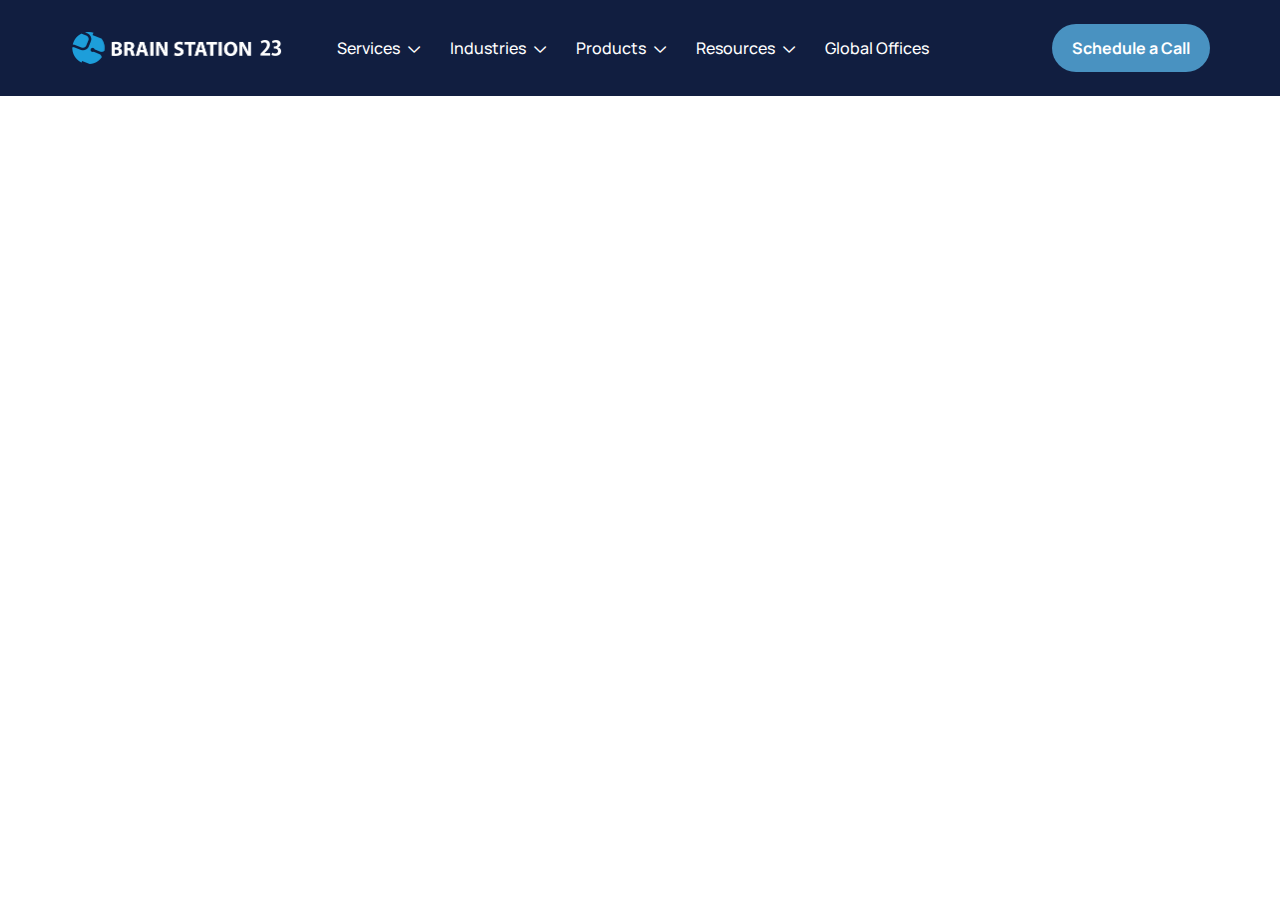
<file: index.html>
<!doctype html>
<html lang="en">

<head>
    <meta charset="utf-8">
    <meta name="viewport" content="width=device-width, initial-scale=1">

    <!-- Link to the favicon -->
    <link rel="icon" href="assets/images/icon/favicon.png" type="image/x-icon">

    <title>Brain station 23</title>
    <link rel="preconnect" href="https://fonts.googleapis.com">
    <link rel="preconnect" href="https://fonts.gstatic.com" crossorigin>
    <link href="https://fonts.googleapis.com/css2?family=Manrope:wght@200..800&display=swap" rel="stylesheet">
    <link rel="stylesheet" href="assets/css/bootstrap.min.css">
    <link rel="stylesheet" href="assets/css/fontawesome/fontawesome-pro.min.css">
    <link rel="stylesheet" href="assets/css/swiper-bundle.css">
    <link rel="stylesheet" href="assets/css/magnific-popup.css">
    <link rel="stylesheet" href="assets/css/nice-select.css">
    <link rel="stylesheet" href="assets/css/scss/style.css">
    <link rel="stylesheet" href="assets/css/scss/responsive.css">
</head>

<body>
    <header>
        <div class="main-header">
            <div class="container px-0">
                <div class="header-flex">
                    <div class="logo-box">
                        <a href="#">
                            <img src="assets/images/Brain-Station-Logo.png" alt="">
                        </a>
                    </div>
                    <div class="main-header-items">
                        <ul>
                            <li>
                                <a href="#">services <i class="fa-regular fa-chevron-down"></i></a>
                                <div class="megamenu-panel">
                                    <div class="left-box-parent w-25percent">
                                        <div class="left-box-bg">
                                            <h2>Collaboration Models</h2>
                                            <p>AI-powered dev for 10X faster software delivery. </p>
                                            <ul>
                                                <li><a href="#">Staff Augmentation</a></li>
                                                <li><a href="#">Managed Service</a></li>
                                                <li><a href="#">Digital Transformation</a></li>
                                                <li><a href="#">Technology Consulting</a></li>
                                                <li><a href="#">MVP Development</a></li>
                                            </ul>
                                        </div>
                                    </div>
                                    <div class="right-box-parent w-75percent">
                                        <div class="right-box-bg">
                                            <div class="mega-right-upper">
                                                <div class="right-xl-box">
                                                    <div class="menu-item-title">
                                                        <i class="fa-solid fa-square"></i>
                                                        TopServices
                                                    </div>
                                                    <div class="ul-columns">
                                                        <ul>
                                                            <li>
                                                                <a href="#">ML & AI Development</a>
                                                            </li>

                                                            <li>
                                                                <a href="#">Data Engineering</a>
                                                            </li>

                                                            <li>
                                                                <a href="#">Business Intelligence</a>
                                                            </li>

                                                            <li>
                                                                <a href="#">AR/VR Solutions</a>
                                                            </li>

                                                            <li>
                                                                <a href="#">Game Studio</a>
                                                            </li>

                                                            <li>
                                                                <a href="#">QA Testing & Automation</a>
                                                            </li>
                                                        </ul>
                                                        <ul>
                                                            <li>
                                                                <a href="#">LMS Development</a>
                                                            </li>
                                                            <li>
                                                                <a href="#">Web & Mobile App Development</a>
                                                            </li>
                                                            <li>
                                                                <a href="#">eCommerce Development</a>
                                                            </li>
                                                            <li>
                                                                <a href="#">Adobe Experience Manager</a>
                                                            </li>
                                                            <li>
                                                                <a href="#">SharePoint Services</a>
                                                            </li>
                                                        </ul>
                                                    </div>

                                                </div>
                                                <div class="right-sm-box">
                                                    <div class="menu-item-title">
                                                        <i class="fa-solid fa-square"></i>
                                                        Enterprise Focused
                                                    </div>
                                                    <ul>
                                                        <li><a href="#">Field Force Automation</a></li>
                                                        <li><a href="#">Banking Solutions</a></li>
                                                        <li><a href="#">Cloud Solutions</a></li>
                                                        <li><a href="#">Cyber Security</a></li>
                                                        <li><a href="#">ERP Development</a></li>
                                                        <li><a href="#">Backup Solutions</a></li>
                                                    </ul>
                                                </div>
                                            </div>
                                            <div class="mega-right-lower">
                                                <div class="all-service-btn">
                                                    <a href="#">
                                                        all services <i class="fa-regular fa-arrow-right"></i>
                                                    </a>
                                                </div>
                                            </div>
                                        </div>
                                    </div>
                                </div>
                            </li>
                            <li>
                                <a href="#">industries <i class="fa-regular fa-chevron-down"></i></a>
                            </li>
                            <li>
                                <a href="#">products <i class="fa-regular fa-chevron-down"></i></a>
                            </li>
                            <li>
                                <a href="#">resources <i class="fa-regular fa-chevron-down"></i></a>
                                <div class="megamenu-panel">
                                    <div class="left-box-parent w-35percent">
                                        <div class="left-box-bg">
                                            <h2>About Brain Station 23</h2>
                                            <p>Founded in 2006, we are a global software company powering digital
                                                transformation across industries. </p>
                                            <div class="megapanel-card">
                                                <div class="card-flex">
                                                    <div class="image-box">
                                                        <img src="assets/images/home/megapanel-card.png" alt="">
                                                    </div>
                                                    <div class="description-box">
                                                        <h3>Brain Station 23's CEO promotes Bangladesh's tech prowess at
                                                            WEF 2025</h3>
                                                        <a href="#"> About Us <i
                                                                class="fa-regular fa-chevron-right"></i></a>
                                                    </div>
                                                </div>
                                            </div>
                                        </div>
                                    </div>
                                    <div class="right-box-parent w-65percent">
                                        <div class="right-box-bg">
                                            <div class="mega-right-upper">
                                                <div class="right-xl-box">
                                                    <div class="menu-item-title">
                                                        <i class="fa-solid fa-square"></i>
                                                        TopServices
                                                    </div>
                                                    <div class="ul-columns">
                                                        <ul>
                                                            <li>
                                                                <a href="#">ML & AI Development</a>
                                                            </li>

                                                            <li>
                                                                <a href="#">Data Engineering</a>
                                                            </li>

                                                            <li>
                                                                <a href="#">Business Intelligence</a>
                                                            </li>

                                                            <li>
                                                                <a href="#">AR/VR Solutions</a>
                                                            </li>

                                                            <li>
                                                                <a href="#">Game Studio</a>
                                                            </li>

                                                            <li>
                                                                <a href="#">QA Testing & Automation</a>
                                                            </li>
                                                        </ul>
                                                        <ul>
                                                            <li>
                                                                <a href="#">LMS Development</a>
                                                            </li>
                                                            <li>
                                                                <a href="#">Web & Mobile App Development</a>
                                                            </li>
                                                            <li>
                                                                <a href="#">eCommerce Development</a>
                                                            </li>
                                                            <li>
                                                                <a href="#">Adobe Experience Manager</a>
                                                            </li>
                                                            <li>
                                                                <a href="#">SharePoint Services</a>
                                                            </li>
                                                        </ul>
                                                    </div>

                                                </div>
                                                <div class="right-sm-box ">
                                                    <div class="menu-item-title">
                                                        <i class="fa-solid fa-square"></i>
                                                        Enterprise Focused
                                                    </div>
                                                    <ul>
                                                        <li><a href="#">Field Force Automation</a></li>
                                                        <li><a href="#">Banking Solutions</a></li>
                                                        <li><a href="#">Cloud Solutions</a></li>
                                                        <li><a href="#">Cyber Security</a></li>
                                                        <li><a href="#">ERP Development</a></li>
                                                        <li><a href="#">Backup Solutions</a></li>
                                                    </ul>
                                                </div>
                                            </div>
                                            <div class="mega-right-lower">
                                                <div class="all-service-btn">
                                                    <a href="#">
                                                        all services <i class="fa-regular fa-arrow-right"></i>
                                                    </a>
                                                </div>
                                            </div>
                                        </div>
                                    </div>
                                </div>
                            </li>
                            <li>
                                <a href="#">global offices </a>
                            </li>
                        </ul>
                    </div>
                    <div class="schedule-call">
                        <a href="#">Schedule a Call</a>
                    </div>
                </div>
            </div>
        </div>
    </header>

    <main>


    </main>



    <script src="assets/js/jquery-3.7.1.min.js"></script>
    <script src="assets/js/popper.min.js"></script>
    <script src="assets/js/bootstrap.min.js"></script>
    <script src="assets/js/swiper-bundle.js"></script>
    <script src="assets/js/magnific-popup.min.js"></script>
    <script src="assets/js/jquery.nice-select.min.js"></script>
    <script src="assets/js/main.js"></script>

</body>
</file>
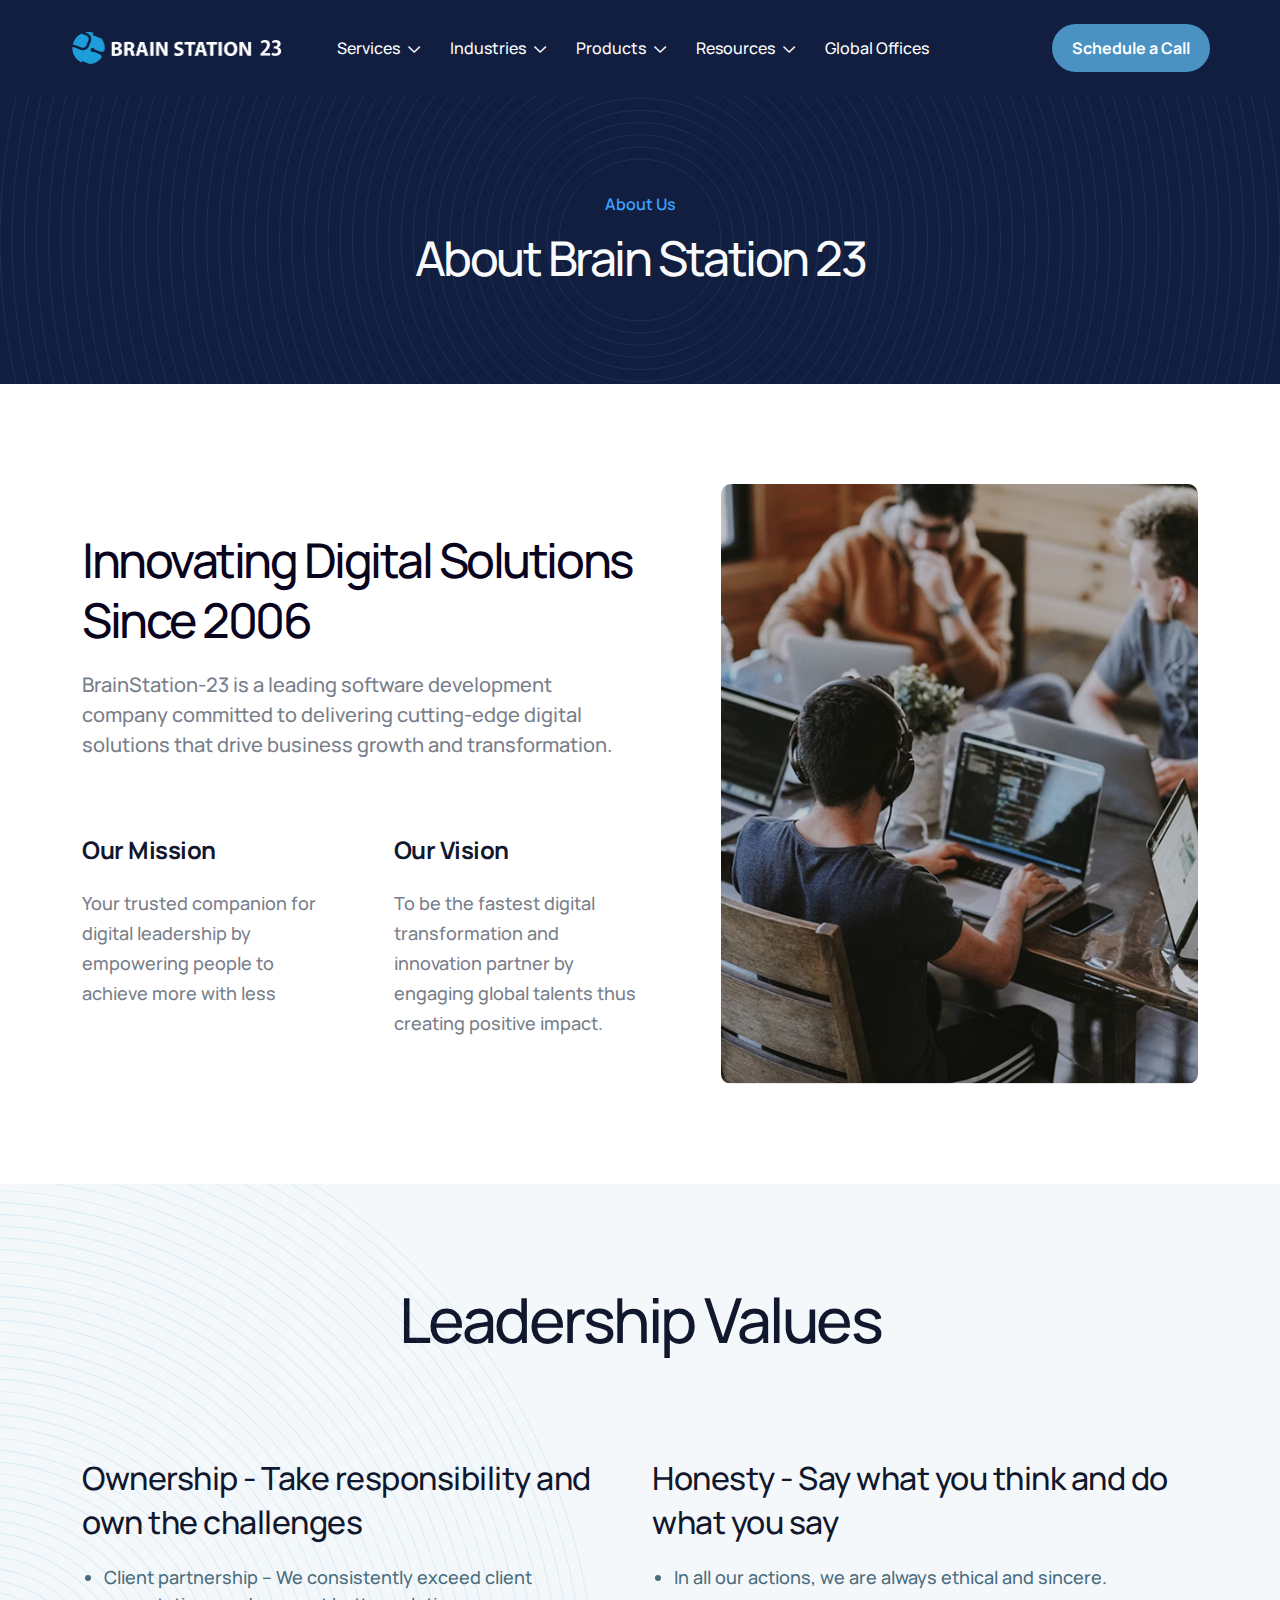
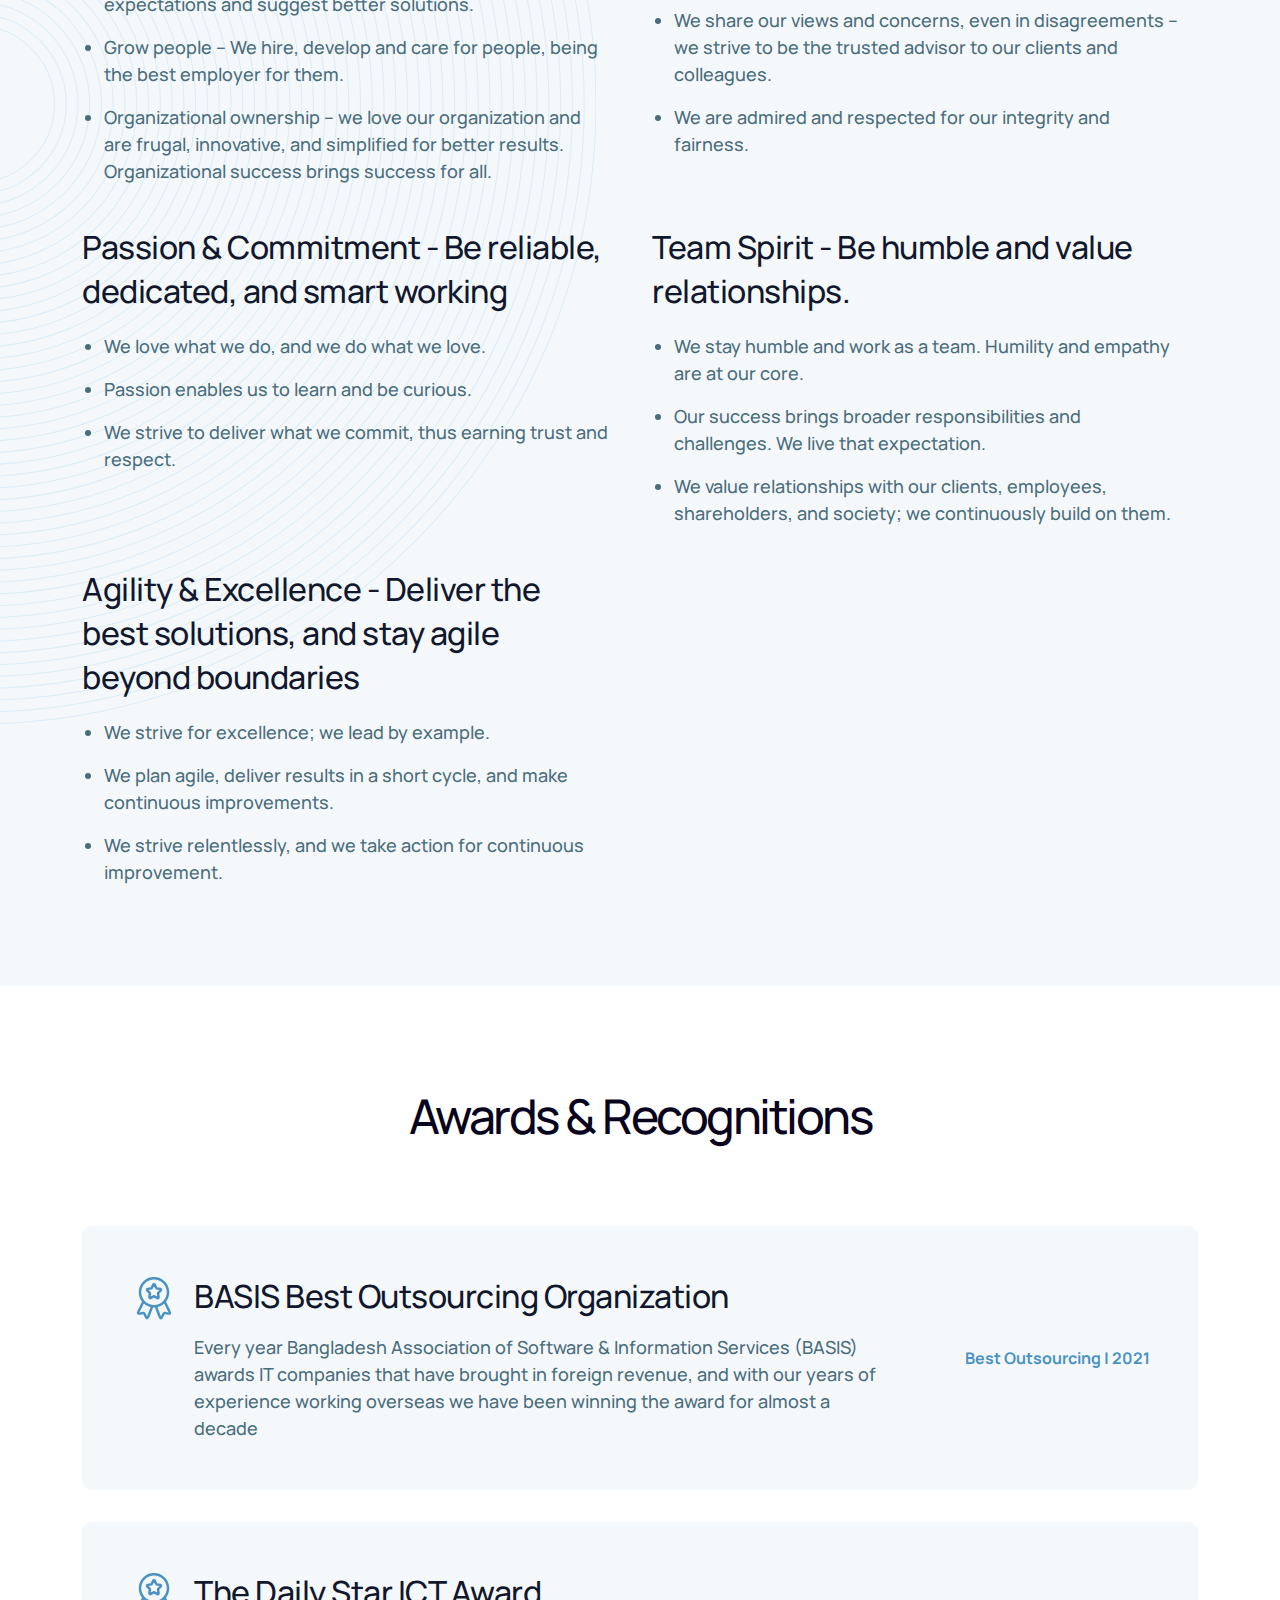
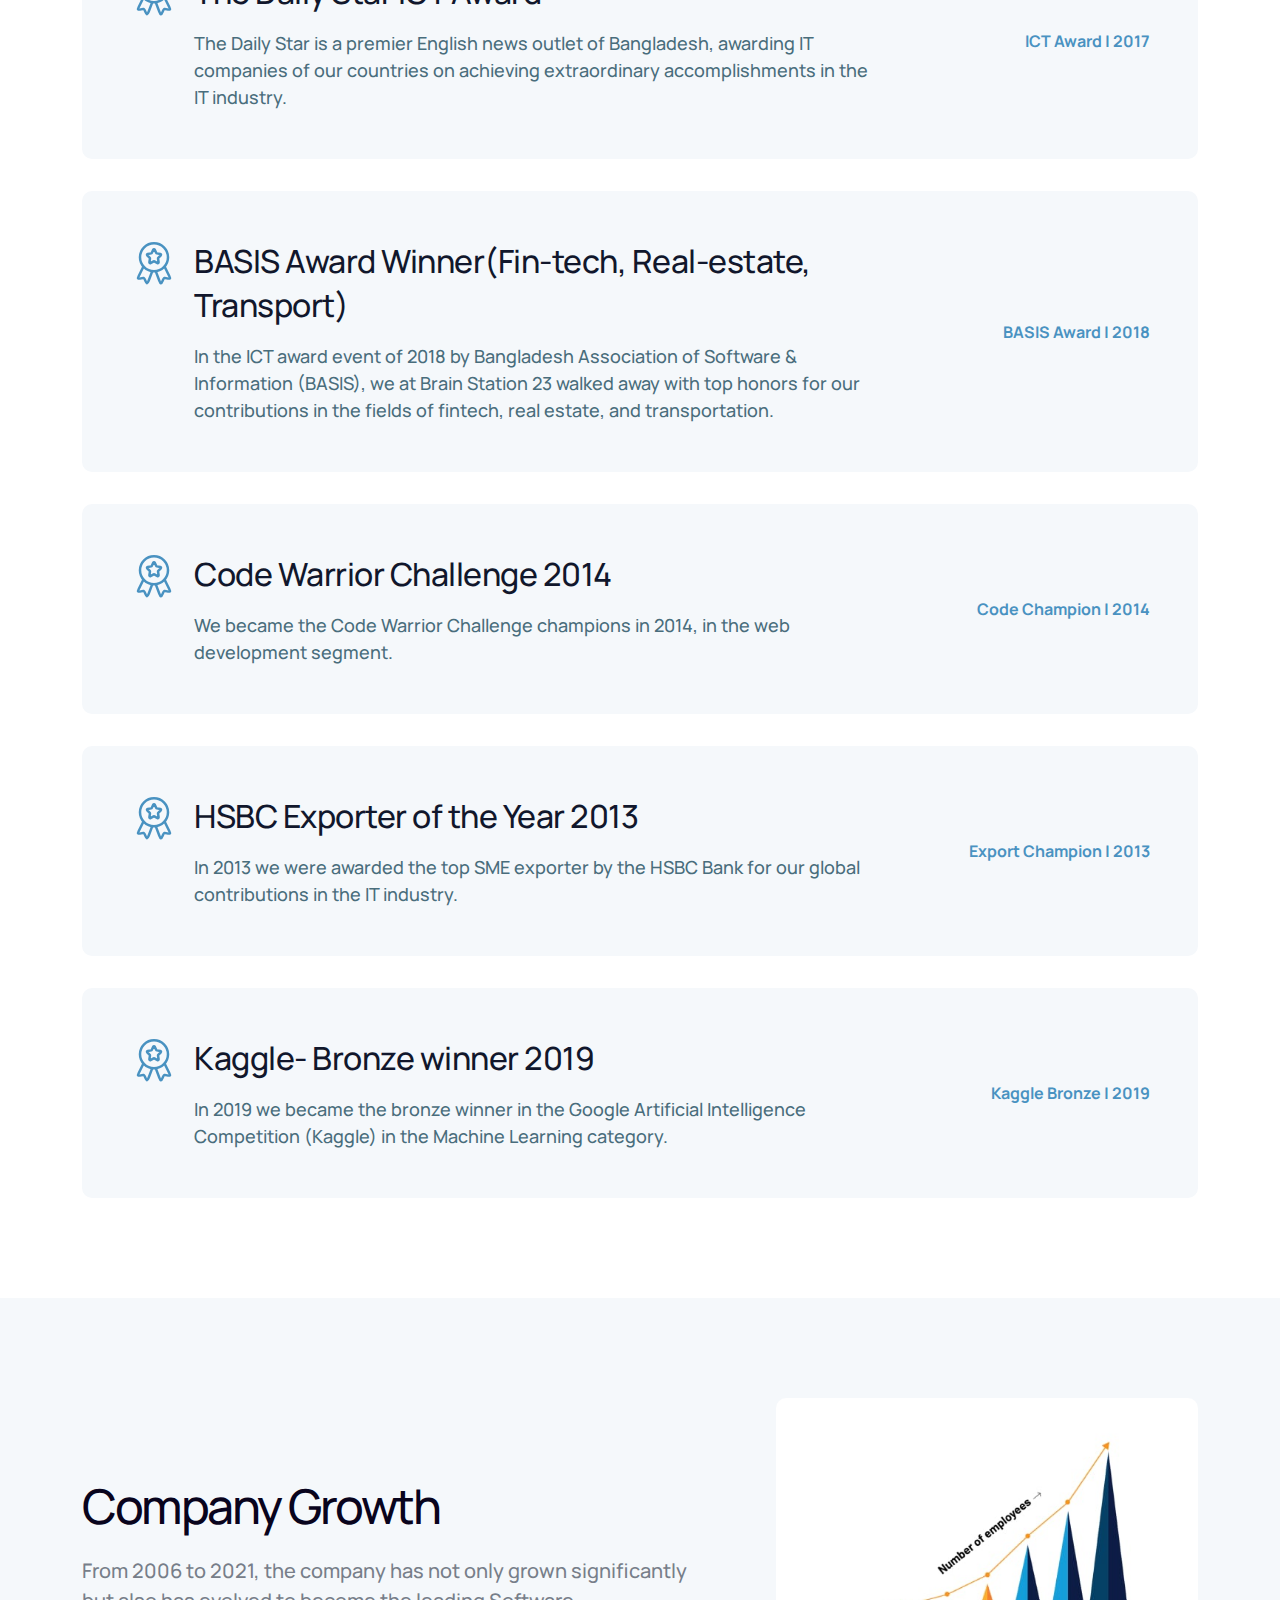
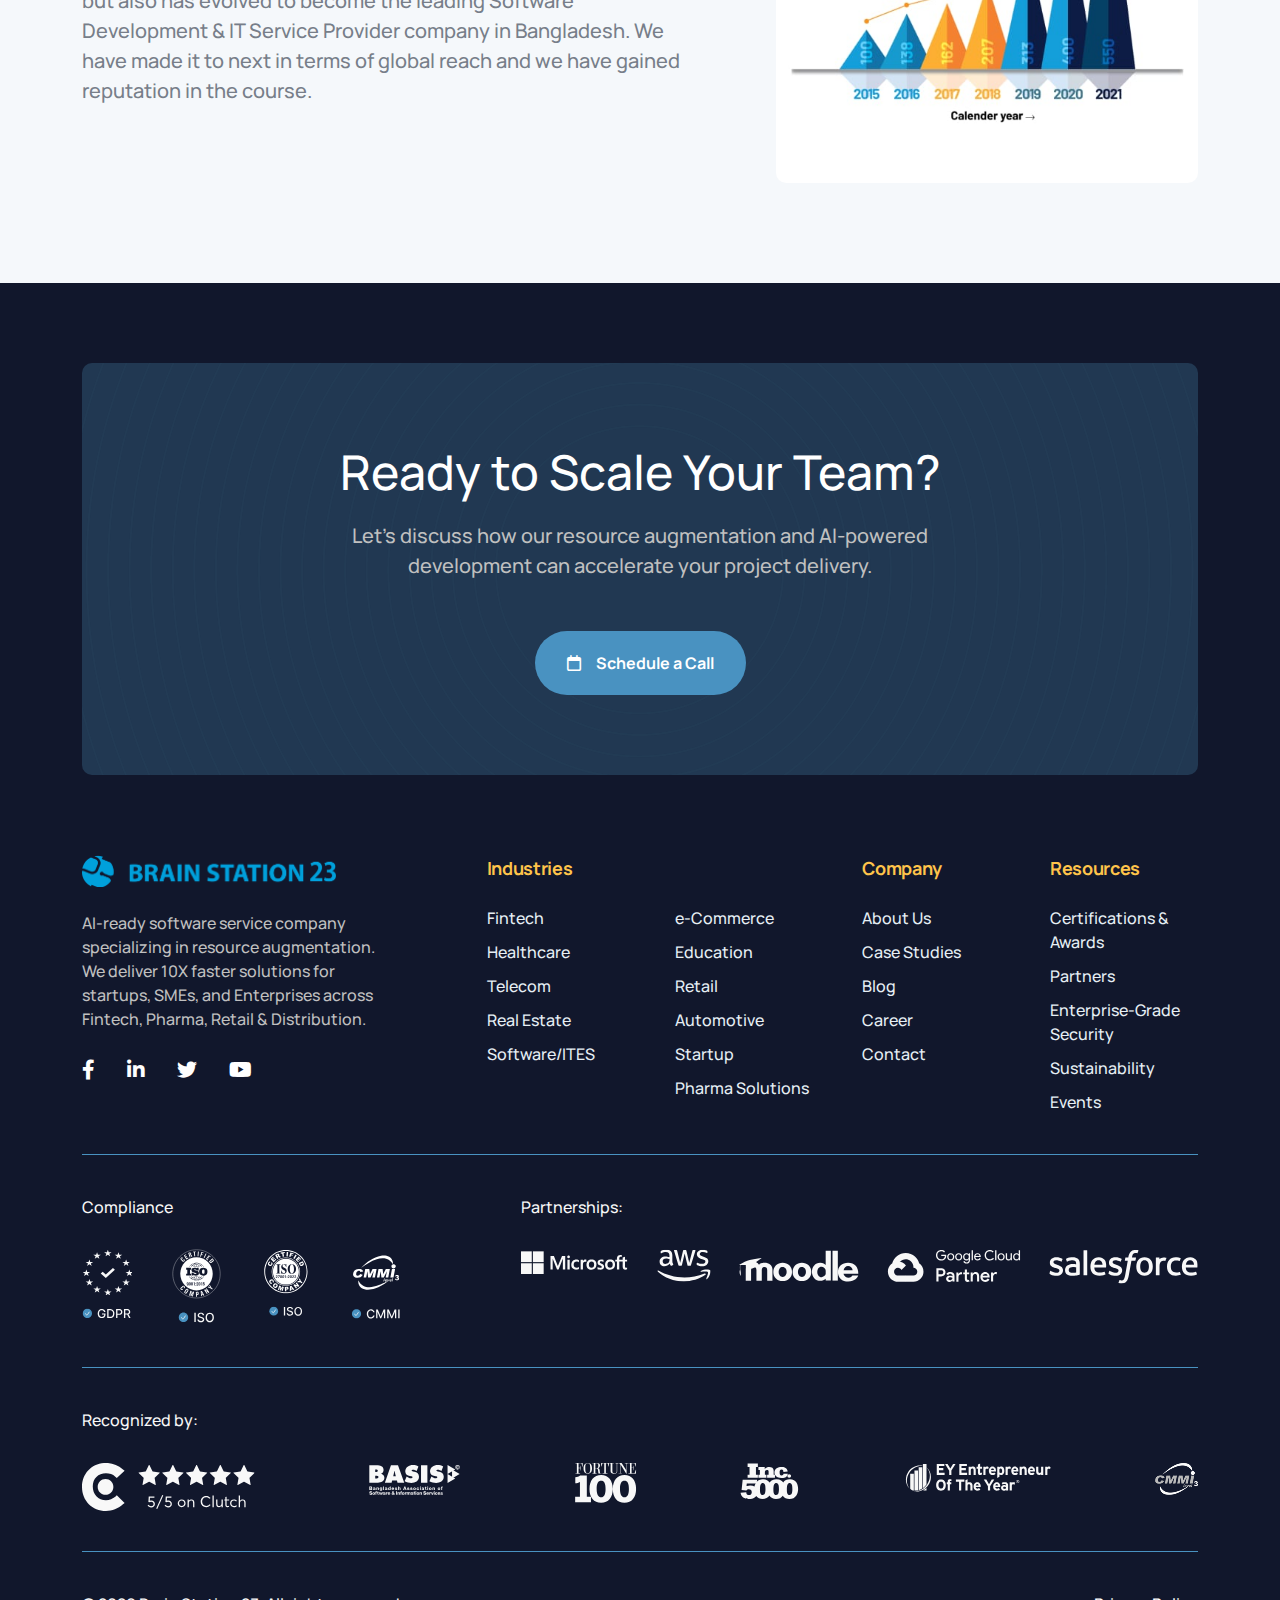
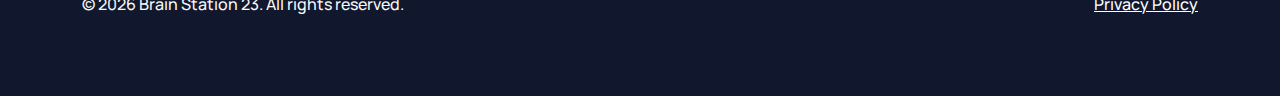
<file: about.html>
<!DOCTYPE html>
<html lang="en">

<head>
  <meta charset="utf-8" />
  <meta name="viewport" content="width=device-width, initial-scale=1" />

  <!-- Link to the favicon -->
  <link rel="icon" href="assets/images/icon/favicon.png" type="image/x-icon" />

  <title>Brain station 23</title>
  <link rel="preconnect" href="https://fonts.googleapis.com">
  <link rel="preconnect" href="https://fonts.gstatic.com" crossorigin>
  <link
    href="https://fonts.googleapis.com/css2?family=Karla:ital,wght@0,200..800;1,200..800&family=Manrope:wght@200..800&display=swap"
    rel="stylesheet">
  <link rel="stylesheet" href="assets/css/bootstrap.min.css" />
  <link rel="stylesheet" href="assets/css/fontawesome/fontawesome-pro.min.css" />
  <link rel="stylesheet" href="assets/css/swiper-bundle.css" />
  <link rel="stylesheet" href="assets/css/magnific-popup.css" />
  <link rel="stylesheet" href="assets/css/nice-select.css" />
  <link rel="stylesheet" href="assets/css/scss/style.css" />
  <link rel="stylesheet" href="assets/css/scss/responsive.css" />
</head>

<body>
  <header>
    <div class="main-header" id="main-header">
      <div class="container px-0">
        <div class="header-flex">
          <div class="logo-box">
            <a href="#">
              <img src="assets/images/Brain-Station-Logo.png" alt="" />
            </a>
          </div>
          <div class="main-header-items">
            <ul>
              <li>
                <a href="#">services <i class="fa-regular fa-chevron-down"></i></a>
                <div class="megamenu-panel">
                  <div class="left-box-parent w-25percent">
                    <div class="left-box-bg">
                      <h2>Collaboration Models</h2>
                      <p>AI-powered dev for 10X faster software delivery.</p>
                      <ul>
                        <li><a href="#">Staff Augmentation</a></li>
                        <li><a href="#">Managed Service</a></li>
                        <li><a href="#">Digital Transformation</a></li>
                        <li><a href="#">Technology Consulting</a></li>
                        <li><a href="#">MVP Development</a></li>
                      </ul>
                    </div>
                  </div>
                  <div class="right-box-parent w-75percent">
                    <div class="right-box-bg">
                      <div class="mega-right-upper">
                        <div class="right-xl-box">
                          <div class="menu-item-title">
                            <i class="fa-solid fa-square"></i>
                            TopServices
                          </div>
                          <div class="ul-columns">
                            <ul>
                              <li>
                                <a href="#">ML & AI Development</a>
                              </li>

                              <li>
                                <a href="#">Data Engineering</a>
                              </li>

                              <li>
                                <a href="#">Business Intelligence</a>
                              </li>

                              <li>
                                <a href="#">AR/VR Solutions</a>
                              </li>

                              <li>
                                <a href="#">Game Studio</a>
                              </li>

                              <li>
                                <a href="#">QA Testing & Automation</a>
                              </li>
                            </ul>
                            <ul>
                              <li>
                                <a href="#">LMS Development</a>
                              </li>
                              <li>
                                <a href="#">Web & Mobile App Development</a>
                              </li>
                              <li>
                                <a href="#">eCommerce Development</a>
                              </li>
                              <li>
                                <a href="#">Adobe Experience Manager</a>
                              </li>
                              <li>
                                <a href="#">SharePoint Services</a>
                              </li>
                            </ul>
                          </div>
                        </div>
                        <div class="right-sm-box">
                          <div class="menu-item-title">
                            <i class="fa-solid fa-square"></i>
                            Enterprise Focused
                          </div>
                          <ul>
                            <li><a href="#">Field Force Automation</a></li>
                            <li><a href="#">Banking Solutions</a></li>
                            <li><a href="#">Cloud Solutions</a></li>
                            <li><a href="#">Cyber Security</a></li>
                            <li><a href="#">ERP Development</a></li>
                            <li><a href="#">Backup Solutions</a></li>
                          </ul>
                        </div>
                      </div>
                      <div class="mega-right-lower">
                        <div class="all-service-btn">
                          <a href="#">
                            all services
                            <i class="fa-regular fa-arrow-right"></i>
                          </a>
                        </div>
                      </div>
                    </div>
                  </div>
                </div>
              </li>
              <li>
                <a href="#">industries <i class="fa-regular fa-chevron-down"></i></a>
              </li>
              <li>
                <a href="#">products <i class="fa-regular fa-chevron-down"></i></a>
              </li>
              <li>
                <a href="#">resources <i class="fa-regular fa-chevron-down"></i></a>
                <div class="megamenu-panel">
                  <div class="left-box-parent w-35percent">
                    <div class="left-box-bg">
                      <h2>About Brain Station 23</h2>
                      <p>
                        Founded in 2006, we are a global software company
                        powering digital transformation across industries.
                      </p>
                      <div class="megapanel-card">
                        <div class="card-flex">
                          <div class="image-box">
                            <img src="assets/images/home/megapanel-card.png" alt="" />
                          </div>
                          <div class="description-box">
                            <h3>
                              Brain Station 23's CEO promotes Bangladesh's
                              tech prowess at WEF 2025
                            </h3>
                            <a href="#">
                              About Us
                              <i class="fa-regular fa-chevron-right"></i></a>
                          </div>
                        </div>
                      </div>
                    </div>
                  </div>
                  <div class="right-box-parent w-65percent">
                    <div class="right-box-bg">
                      <div class="mega-right-upper">
                        <div class="right-xl-box">
                          <div class="menu-item-title">
                            <i class="fa-solid fa-square"></i>
                            TopServices
                          </div>
                          <div class="ul-columns">
                            <ul>
                              <li>
                                <a href="#">ML & AI Development</a>
                              </li>

                              <li>
                                <a href="#">Data Engineering</a>
                              </li>

                              <li>
                                <a href="#">Business Intelligence</a>
                              </li>

                              <li>
                                <a href="#">AR/VR Solutions</a>
                              </li>

                              <li>
                                <a href="#">Game Studio</a>
                              </li>

                              <li>
                                <a href="#">QA Testing & Automation</a>
                              </li>
                            </ul>
                            <ul>
                              <li>
                                <a href="#">LMS Development</a>
                              </li>
                              <li>
                                <a href="#">Web & Mobile App Development</a>
                              </li>
                              <li>
                                <a href="#">eCommerce Development</a>
                              </li>
                              <li>
                                <a href="#">Adobe Experience Manager</a>
                              </li>
                              <li>
                                <a href="#">SharePoint Services</a>
                              </li>
                            </ul>
                          </div>
                        </div>
                        <div class="right-sm-box">
                          <div class="menu-item-title">
                            <i class="fa-solid fa-square"></i>
                            Enterprise Focused
                          </div>
                          <ul>
                            <li><a href="#">Field Force Automation</a></li>
                            <li><a href="#">Banking Solutions</a></li>
                            <li><a href="#">Cloud Solutions</a></li>
                            <li><a href="#">Cyber Security</a></li>
                            <li><a href="#">ERP Development</a></li>
                            <li><a href="#">Backup Solutions</a></li>
                          </ul>
                        </div>
                      </div>
                      <div class="mega-right-lower">
                        <div class="all-service-btn">
                          <a href="#">
                            all services
                            <i class="fa-regular fa-arrow-right"></i>
                          </a>
                        </div>
                      </div>
                    </div>
                  </div>
                </div>
              </li>
              <li>
                <a href="#">global offices </a>
              </li>
            </ul>
          </div>
          <div class="schedule-call">
            <a href="#">Schedule a Call</a>
          </div>
          <div class="header-bar" id="header-bar">
            <span></span>
            <span></span>
            <span></span>
          </div>
        </div>
      </div>
      <div class="sidebar-area" id="targetElement">
        <div class="sidebar-inner-bg">

          <div class="sidebar-contents">


            <div class="mobile-menu-items">
              <ul>
                <li>
                  <a href="#">Services
                    <span class="arrow_icon">
                      <i class="fa-regular fa-chevron-down"></i>
                    </span>
                  </a>
                  <ul>
                    <li>
                      <a href="#">Collaboration Model
                        <span class="arrow_icon">
                          <i class="fa-regular fa-chevron-down"></i>
                        </span>
                      </a>
                      <ul>
                        <li><a href="#">Staff Augmentation</a></li>
                        <li><a href="#">Managed Services</a></li>
                        <li><a href="#">Digital Transformation</a></li>
                        <li><a href="#">Technology Consulting</a></li>
                        <li><a href="#">MVP Development</a></li>
                      </ul>
                    </li>
                    <li>
                      <a href="#">Top Services
                        <span class="arrow_icon">
                          <i class="fa-regular fa-chevron-down"></i>
                        </span>
                      </a>
                      <ul>
                        <li><a href="#">ML & AI Development</a></li>
                        <li><a href="#">Data Engineering</a></li>
                        <li><a href="#">Business Intelligence</a></li>
                        <li><a href="#">AR/VR Solutions</a></li>
                        <li><a href="#">Game Studio</a></li>
                        <li><a href="#">QA Testing & Automation</a></li>
                        <li><a href="#">LMS Development</a></li>
                        <li><a href="#">Web & Mobile App Development</a></li>
                        <li><a href="#">eCommerce Development</a></li>
                        <li><a href="#">Adobe Experience Manager</a></li>
                        <li><a href="#">SharePoint Services</a></li>
                      </ul>
                    </li>
                    <li>
                      <a href="#">Enterprise Focused
                        <span class="arrow_icon">
                          <i class="fa-regular fa-chevron-down"></i>
                        </span>
                      </a>
                      <ul>
                        <li><a href="#">Field Force Automation</a></li>
                        <li><a href="#">Banking Solution</a></li>
                        <li><a href="#">Cloud Solutions</a></li>
                        <li><a href="#">Cyber Security</a></li>
                        <li><a href="#">ERP Development</a></li>
                        <li><a href="#">Backup Solutions</a></li>
                      </ul>
                    </li>
                  </ul>
                </li>

                <li>
                  <a href="#">Industries
                    <span class="arrow_icon">
                      <i class="fa-regular fa-chevron-down"></i>
                    </span>
                  </a>
                  <ul>
                    <li><a href="#">Fintech</a></li>
                    <li><a href="#">Pharma</a></li>
                    <li><a href="#">Telecom</a></li>
                    <li><a href="#">Real Estate</a></li>
                    <li><a href="#">Software/ITES</a></li>
                    <li><a href="#">e-Commerce</a></li>
                    <li><a href="#">Education</a></li>
                    <li><a href="#">Retail</a></li>
                    <li><a href="#">Automotive</a></li>
                    <li><a href="#">Startup</a></li>
                    <li><a href="#">Non Profit</a></li>
                  </ul>
                </li>

                <li>
                  <a href="#">Products
                    <span class="arrow_icon">
                      <i class="fa-regular fa-chevron-down"></i>
                    </span>
                  </a>
                  <ul>
                    <li>
                      <a href="#">Fintech
                        <span class="arrow_icon">
                          <i class="fa-regular fa-chevron-down"></i>
                        </span>
                      </a>
                      <ul>
                        <li><a href="#">Digital Banking Software</a></li>
                        <li><a href="#">E-wallet Software</a></li>
                        <li><a href="#">Digital Lending & Credit</a></li>
                        <li><a href="#">Real Estate & Mortgage</a></li>
                        <li><a href="#">Wealth & Asset Management</a></li>
                        <li><a href="#">Trading & Stock Market</a></li>
                        <li><a href="#">Insurance Tech</a></li>
                      </ul>
                    </li>
                    <li>
                      <a href="#">Healthcare
                        <span class="arrow_icon">
                          <i class="fa-regular fa-chevron-down"></i>
                        </span>
                      </a>
                      <ul>
                        <li><a href="#">Omnizia</a></li>
                        <li><a href="#">Time2Publish</a></li>
                      </ul>
                    </li>
                  </ul>
                </li>

                <li>
                  <a href="#">Resources
                    <span class="arrow_icon">
                      <i class="fa-regular fa-chevron-down"></i>
                    </span>
                  </a>
                  <ul>
                    <li>
                      <a href="#">Inside Brain Station 23
                        <span class="arrow_icon">
                          <i class="fa-regular fa-chevron-down"></i>
                        </span>
                      </a>
                      <ul>
                        <li><a href="#">About Us</a></li>
                        <li><a href="#">Blog</a></li>
                        <li><a href="#">Case Studies</a></li>
                        <li><a href="#">Career</a></li>
                        <li><a href="#">Contact</a></li>
                        <li><a href="#">Our Resources</a></li>
                        <li><a href="#">Investor Relations</a></li>
                      </ul>
                    </li>
                    <li>
                      <a href="#">Recognitions

                        <span class="arrow_icon">
                          <i class="fa-regular fa-chevron-down"></i>
                        </span>
                      </a>
                      <ul>
                        <li><a href="#">Partners</a></li>
                        <li><a href="#">Enterprise-Grade Security</a></li>
                        <li><a href="#">Sustainability</a></li>
                        <li><a href="#">Events</a></li>
                        <li><a href="#">Join as Partner</a></li>
                      </ul>
                    </li>
                  </ul>
                </li>

                <li>
                  <a href="#">Global Offices</a>
                </li>
              </ul>

            </div>
          </div>
        </div>
      </div>
    </div>
  </header>

  <main>
    <section class="common-banner-main">
      <div class="container">
        <div class="row">
          <div class="col-xs-12 col-sm-12 col-md-12 col-lg-12">
            <div class="contents-parent">
              <h5>About Us</h5>
              <h1>About Brain Station 23</h1>
            </div>
          </div>
        </div>
      </div>
    </section>


    <section class="digital-solution-main">
      <div class="container">
        <div class="row">
          <div class="col-xs-12 col-sm-12 col-md-12 col-lg-12">
            <div class="solution-flex">
              <div class="left-box">
                <div class="title-box">
                  <h2>Innovating Digital Solutions Since 2006</h2>
                  <h5>BrainStation-23 is a leading software development company committed to delivering cutting-edge
                    digital solutions that drive business growth and transformation.

                  </h5>
                </div>
                <div class="mission-box-flex">
                  <div class="box">
                    <h4>Our Mission</h4>
                    <p>Your trusted companion for digital leadership by empowering people to achieve more with less</p>
                  </div>
                  <div class="box">
                    <h4>Our Vision</h4>
                    <p>To be the fastest digital transformation and innovation partner by engaging global talents thus
                      creating positive impact.

                    </p>
                  </div>
                </div>
              </div>
              <div class="right-box">
                <img src="assets/images/about/about-us-demo.png" alt="">
              </div>
            </div>
          </div>
        </div>
      </div>
    </section>

    <!-- ai driven start here  -->
    <section class="ai-driven-main leadership-values">
      <div class="container">
        <div class="row">
          <div class="col-xs-12 col-sm-12 col-md-12 col-lg-12">
            <div class="title-box">
              <h2>Leadership Values</h2>
            </div>
          </div>
        </div>
        <div class="row">
          <div class="col-xs-12 col-sm-12 col-md-6 col-lg-6">
            <div class="single-development">


              <h4>Ownership - Take responsibility and own the challenges</h4>
              <ul>
                <li>
                  Client partnership – We consistently exceed client expectations and suggest better solutions.

                </li>
                <li>Grow people – We hire, develop and care for people, being the best employer for them.</li>
                <li>Organizational ownership – we love our organization and are frugal, innovative, and simplified for
                  better results. Organizational success brings success for all.</li>
              </ul>
            </div>
          </div>

          <div class="col-xs-12 col-sm-12 col-md-6 col-lg-6">
            <div class="single-development">

              <h4>Honesty - Say what you think and do what you say</h4>
              <ul>
                <li>In all our actions, we are always ethical and sincere.</li>
                <li>We share our views and concerns, even in disagreements – we strive to be the trusted advisor to our
                  clients and colleagues.</li>
                <li>We are admired and respected for our integrity and fairness.</li>
              </ul>
            </div>
          </div>
          <div class="col-xs-12 col-sm-12 col-md-6 col-lg-6">
            <div class="single-development">

              <h4>Passion & Commitment - Be reliable, dedicated, and smart working</h4>
              <ul>
                <li>We love what we do, and we do what we love.</li>
                <li>
                  Passion enables us to learn and be curious.

                </li>
                <li>We strive to deliver what we commit, thus earning trust and respect.</li>
              </ul>
            </div>
          </div>
          <div class="col-xs-12 col-sm-12 col-md-6 col-lg-6">
            <div class="single-development">

              <h4>Team Spirit - Be humble and value relationships.</h4>
              <ul>
                <li>We stay humble and work as a team. Humility and empathy are at our core.</li>
                <li>
                  Our success brings broader responsibilities and challenges. We live that expectation.
                </li>
                <li>We value relationships with our clients, employees, shareholders, and society; we continuously build
                  on them.</li>
              </ul>
            </div>
          </div>
          <div class="col-xs-12 col-sm-12 col-md-6 col-lg-6">
            <div class="single-development">

              <h4>Agility & Excellence - Deliver the best solutions, and stay agile beyond boundaries</h4>
              <ul>
                <li>We strive for excellence; we lead by example.</li>
                <li>We plan agile, deliver results in a short cycle, and make continuous improvements.</li>
                <li>We strive relentlessly, and we take action for continuous improvement.
                </li>
              </ul>
            </div>
          </div>
        </div>
      </div>
    </section>

    <!-- ai driven ends here  -->

    <!-- awards section start  -->

    <section class="awards-main">
      <div class="container">
        <div class="row">
          <div class="col-xs-12 col-sm-12 col-md-12 col-lg-12">
            <div class="title-box">
              <h2>Awards & Recognitions</h2>
            </div>
          </div>
        </div>
        <div class="row">
          <div class="col-xs-12 col-sm-12 col-md-12 col-lg-12">
            <div class="single-award-box">
              <div class="award-flex">
                <div class="left-box">
                  <div class="icon">
                    <img src="assets/images/icons/18.svg" alt="">
                  </div>
                  <div class="contents">
                    <h3>BASIS Best Outsourcing Organization</h3>
                    <p>Every year Bangladesh Association of Software & Information Services (BASIS) awards IT companies
                      that have brought in foreign revenue, and with our years of experience working overseas we have
                      been winning the award for almost a decade</p>
                  </div>
                </div>
                <div class="right-box">
                  <p>Best Outsourcing | 2021</p>
                </div>
              </div>
            </div>
          </div>
          <div class="col-xs-12 col-sm-12 col-md-12 col-lg-12">
            <div class="single-award-box">
              <div class="award-flex">
                <div class="left-box">
                  <div class="icon">
                    <img src="assets/images/icons/18.svg" alt="">
                  </div>
                  <div class="contents">
                    <h3>The Daily Star ICT Award</h3>
                    <p>The Daily Star is a premier English news outlet of Bangladesh, awarding IT companies of our
                      countries on achieving extraordinary accomplishments in the IT industry.

                    </p>
                  </div>
                </div>
                <div class="right-box">
                  <p>ICT Award | 2017
                  </p>
                </div>
              </div>
            </div>
          </div>
          <div class="col-xs-12 col-sm-12 col-md-12 col-lg-12">
            <div class="single-award-box">
              <div class="award-flex">
                <div class="left-box">
                  <div class="icon">
                    <img src="assets/images/icons/18.svg" alt="">
                  </div>
                  <div class="contents">
                    <h3>BASIS Award Winner(Fin-tech, Real-estate, Transport)</h3>
                    <p>In the ICT award event of 2018 by Bangladesh Association of Software & Information (BASIS), we at
                      Brain Station 23 walked away with top honors for our contributions in the fields of fintech, real
                      estate, and transportation.</p>
                  </div>
                </div>
                <div class="right-box">
                  <p>BASIS Award | 2018</p>
                </div>
              </div>
            </div>
          </div>
          <div class="col-xs-12 col-sm-12 col-md-12 col-lg-12">
            <div class="single-award-box">
              <div class="award-flex">
                <div class="left-box">
                  <div class="icon">
                    <img src="assets/images/icons/18.svg" alt="">
                  </div>
                  <div class="contents">
                    <h3>Code Warrior Challenge 2014</h3>
                    <p>We became the Code Warrior Challenge champions in 2014, in the web development segment.
                    </p>
                  </div>
                </div>
                <div class="right-box">
                  <p>Code Champion | 2014</p>
                </div>
              </div>
            </div>
          </div>
          <div class="col-xs-12 col-sm-12 col-md-12 col-lg-12">
            <div class="single-award-box">
              <div class="award-flex">
                <div class="left-box">
                  <div class="icon">
                    <img src="assets/images/icons/18.svg" alt="">
                  </div>
                  <div class="contents">
                    <h3>HSBC Exporter of the Year 2013</h3>
                    <p>In 2013 we were awarded the top SME exporter by the HSBC Bank for our global contributions in the
                      IT industry.</p>
                  </div>
                </div>
                <div class="right-box">
                  <p>Export Champion | 2013</p>
                </div>
              </div>
            </div>
          </div>
          <div class="col-xs-12 col-sm-12 col-md-12 col-lg-12">
            <div class="single-award-box">
              <div class="award-flex">
                <div class="left-box">
                  <div class="icon">
                    <img src="assets/images/icons/18.svg" alt="">
                  </div>
                  <div class="contents">
                    <h3>Kaggle- Bronze winner 2019</h3>
                    <p>In 2019 we became the bronze winner in the Google Artificial Intelligence Competition (Kaggle) in
                      the Machine Learning category.
                    </p>
                  </div>
                </div>
                <div class="right-box">
                  <p>Kaggle Bronze | 2019</p>
                </div>
              </div>
            </div>
          </div>

        </div>
      </div>
    </section>


    <!-- awards section ends -->

    <!-- company growth start  -->

    <section class="company-growth-main">
      <div class="container">
        <div class="row">
          <div class="col-xs-12 col-sm-12 col-md-12 col-lg-12">
            <div class="growth-flex-main">
              <div class="left-box">
                <h2>Company Growth</h2>
                <p>
                  From 2006 to 2021, the company has not only grown significantly but also has evolved to become the
                  leading Software Development & IT Service Provider company in Bangladesh. We have made it to next in
                  terms of global reach and we have gained reputation in the course.
                </p>
              </div>
              <div class="right-box">
                <img src="assets/images/about/g.jpg" alt="">
              </div>
            </div>
          </div>
        </div>
      </div>
    </section>

    <!-- company growth start  -->


  </main>

  <!-- footer section start  -->
  <footer>
    <div class="footer-main">
      <div class="container">
        <div class="row">
          <div class="col-xs-12 col-sm-12 col-md-12 col-lg-12">
            <div class="footer-top-box" data-background="./assets/images/home/footer-shape.webp">
              <div class="contents">
                <h4>Ready to Scale Your Team?</h4>
                <p>
                  Let’s discuss how our resource augmentation and AI-powered
                  <br />
                  development can accelerate your project delivery.
                </p>
                <a href="#" class="common-btn">
                  <i class="fa-regular fa-calendar"></i>
                  Schedule a Call
                </a>
              </div>
            </div>
          </div>
        </div>
        <div class="row">
          <div class="col-xs-12 col-sm-12 col-md-12 col-lg-12">
            <div class="footer-items-parent">
              <div class="left-box">
                <div class="footer-logo">
                  <a href="#">
                    <img src="assets/images/footer-logo.png" alt="" />
                  </a>
                </div>
                <div class="footer-logo-description">
                  <p>
                    AI-ready software service company specializing in
                    resource augmentation. We deliver 10X faster solutions
                    for startups, SMEs, and Enterprises across Fintech,
                    Pharma, Retail & Distribution.
                  </p>
                </div>
                <div class="footer-social">
                  <ul>
                    <li>
                      <a href="#" target="_blank">
                        <i class="fa-brands fa-facebook-f"></i>
                      </a>
                    </li>
                    <li>
                      <a href="#" target="_blank">
                        <i class="fa-brands fa-linkedin-in"></i>
                      </a>
                    </li>
                    <li>
                      <a href="#" target="_blank">
                        <i class="fa-brands fa-twitter"></i>
                      </a>
                    </li>
                    <li>
                      <a href="#" target="_blank">
                        <i class="fa-brands fa-youtube"></i>
                      </a>
                    </li>
                  </ul>
                </div>
              </div>
              <div class="right-box">
                <div class="single-link-wrapper">
                  <div class="title">Industries​</div>
                  <ul>
                    <li><a href="#">Fintech</a></li>
                    <li><a href="#">Healthcare</a></li>
                    <li><a href="#">Telecom</a></li>
                    <li><a href="#">Real Estate</a></li>
                    <li><a href="#">Software/ITES</a></li>
                  </ul>
                </div>
                <div class="single-link-wrapper">
                  <div class="title opacity-0">Industries​</div>
                  <ul>
                    <li><a href="#">e-Commerce</a></li>
                    <li><a href="#">Education</a></li>
                    <li><a href="#">Retail</a></li>
                    <li><a href="#">Automotive</a></li>
                    <li><a href="#">Startup</a></li>
                    <li><a href="#">Pharma Solutions</a></li>
                  </ul>
                </div>
                <div class="single-link-wrapper">
                  <div class="title">Company</div>
                  <ul>
                    <li><a href="#">About Us</a></li>
                    <li><a href="#">Case Studies</a></li>
                    <li><a href="#">Blog</a></li>
                    <li><a href="#">Career</a></li>
                    <li><a href="#">Contact</a></li>
                  </ul>
                </div>
                <div class="single-link-wrapper">
                  <div class="title">Resources</div>
                  <ul>
                    <li><a href="#">Certifications &amp; Awards</a></li>
                    <li><a href="#">Partners</a></li>
                    <li><a href="#">Enterprise-Grade Security</a></li>
                    <li><a href="#">Sustainability</a></li>
                    <li><a href="#">Events</a></li>
                  </ul>
                </div>
              </div>
            </div>
          </div>
        </div>
        <div class="row">
          <div class="col-xs-12 col-sm-12 col-md-12 col-lg-12">
            <div class="compliance-flex-parent">
              <div class="left-box">
                <div class="compliance-title">Compliance</div>

                <div class="single-logo-flex">
                  <div class="single-logo-box">
                    <img src="assets/images/home/c1.svg" alt="" />
                  </div>
                  <div class="single-logo-box">
                    <img src="assets/images/home/c2.svg" alt="" />
                  </div>
                  <div class="single-logo-box">
                    <img src="assets/images/home/c3.svg" alt="" />
                  </div>
                  <div class="single-logo-box">
                    <img src="assets/images/home/c4.svg" alt="" />
                  </div>
                </div>
              </div>
              <div class="right-box">
                <div class="compliance-title">Partnerships:</div>
                <div class="single-logo-flex">
                  <div class="single-logo-box">
                    <img src="assets/images/home/p1.svg" alt="" />
                  </div>
                  <div class="single-logo-box">
                    <img src="assets/images/home/p2.svg" alt="" />
                  </div>
                  <div class="single-logo-box">
                    <img src="assets/images/home/p3.svg" alt="" />
                  </div>
                  <div class="single-logo-box">
                    <img src="assets/images/home/p4.svg" alt="" />
                  </div>
                  <div class="single-logo-box">
                    <img src="assets/images/home/p5.svg" alt="" />
                  </div>
                </div>
              </div>
            </div>
          </div>
        </div>
        <div class="row">
          <div class="col-xs-12 col-sm-12 col-md-12 col-lg-12">
            <div class="compliance-flex-parent recognizedby">
              <div class="right-box">
                <div class="compliance-title">Recognized by:</div>
                <div class="single-logo-flex">
                  <div class="single-logo-box">
                    <img src="assets/images/home/r1.svg" alt="" />
                  </div>
                  <div class="single-logo-box">
                    <img src="assets/images/home/r2.svg" alt="" />
                  </div>
                  <div class="single-logo-box">
                    <img src="assets/images/home/r3.svg" alt="" />
                  </div>
                  <div class="single-logo-box">
                    <img src="assets/images/home/r4.svg" alt="" />
                  </div>
                  <div class="single-logo-box">
                    <img src="assets/images/home/r5.svg" alt="" />
                  </div>
                  <div class="single-logo-box">
                    <img src="assets/images/home/r6.png" alt="" />
                  </div>
                </div>
              </div>
            </div>
          </div>
        </div>
        <div class="row">
          <div class="col-xs-12 col-sm-12 col-md-12 col-lg-12">
            <div class="compliance-flex-parent copyright">
              <div class="left-box">
                <div class="compliance-title">
                  © <span id="autoyear"></span> Brain Station 23. All rights
                  reserved.
                </div>
              </div>
              <div class="right-box">
                <div class="compliance-title">
                  <a href="#">Privacy Policy</a>
                </div>
              </div>
            </div>
          </div>
        </div>
      </div>
    </div>
  </footer>
  <!-- footer section ends  -->


  <script src="assets/js/jquery-3.7.1.min.js"></script>
  <script src="assets/js/popper.min.js"></script>
  <script src="assets/js/bootstrap.min.js"></script>
  <script src="assets/js/swiper-bundle.js"></script>
  <script src="assets/js/magnific-popup.min.js"></script>
  <script src="assets/js/jquery.nice-select.min.js"></script>
  <script src="assets/js/isotope.pkgd.min.js"></script>
  <script src="assets/js/main.js"></script>
</body>

</html>
</file>
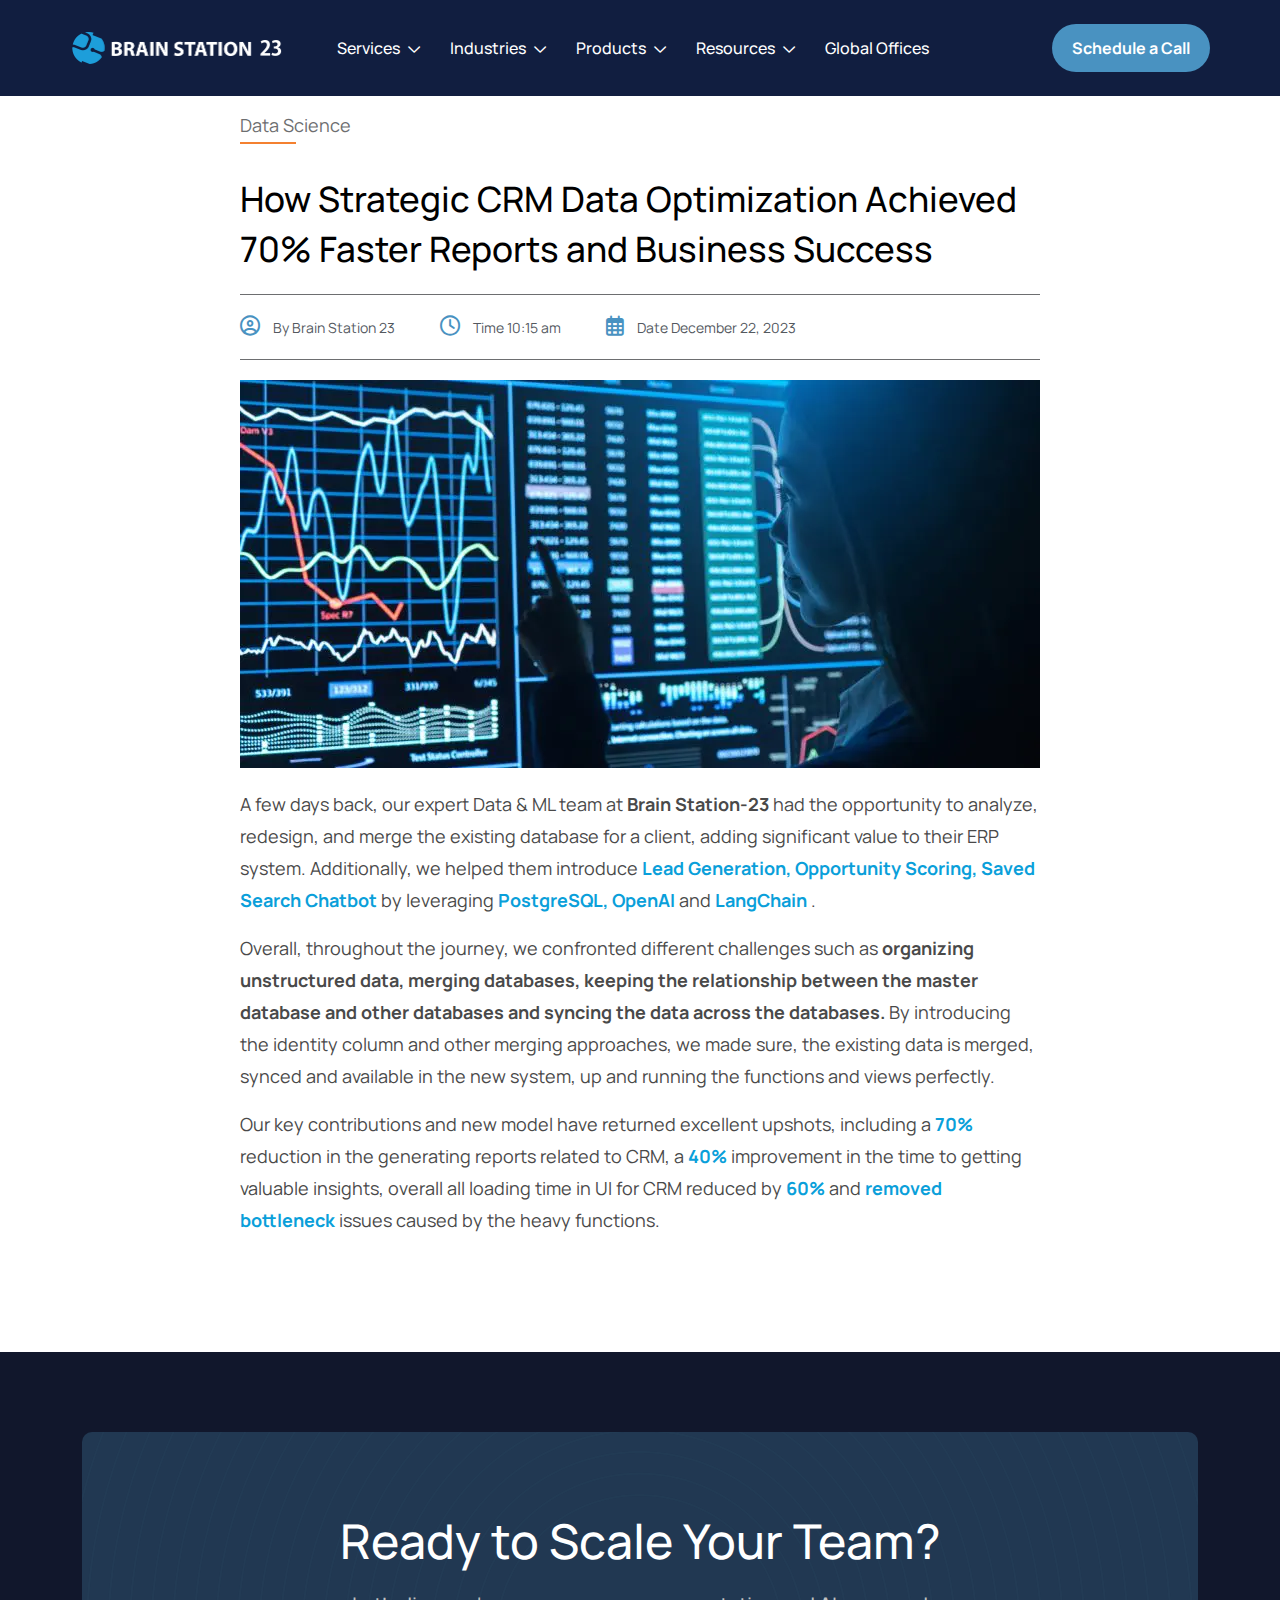
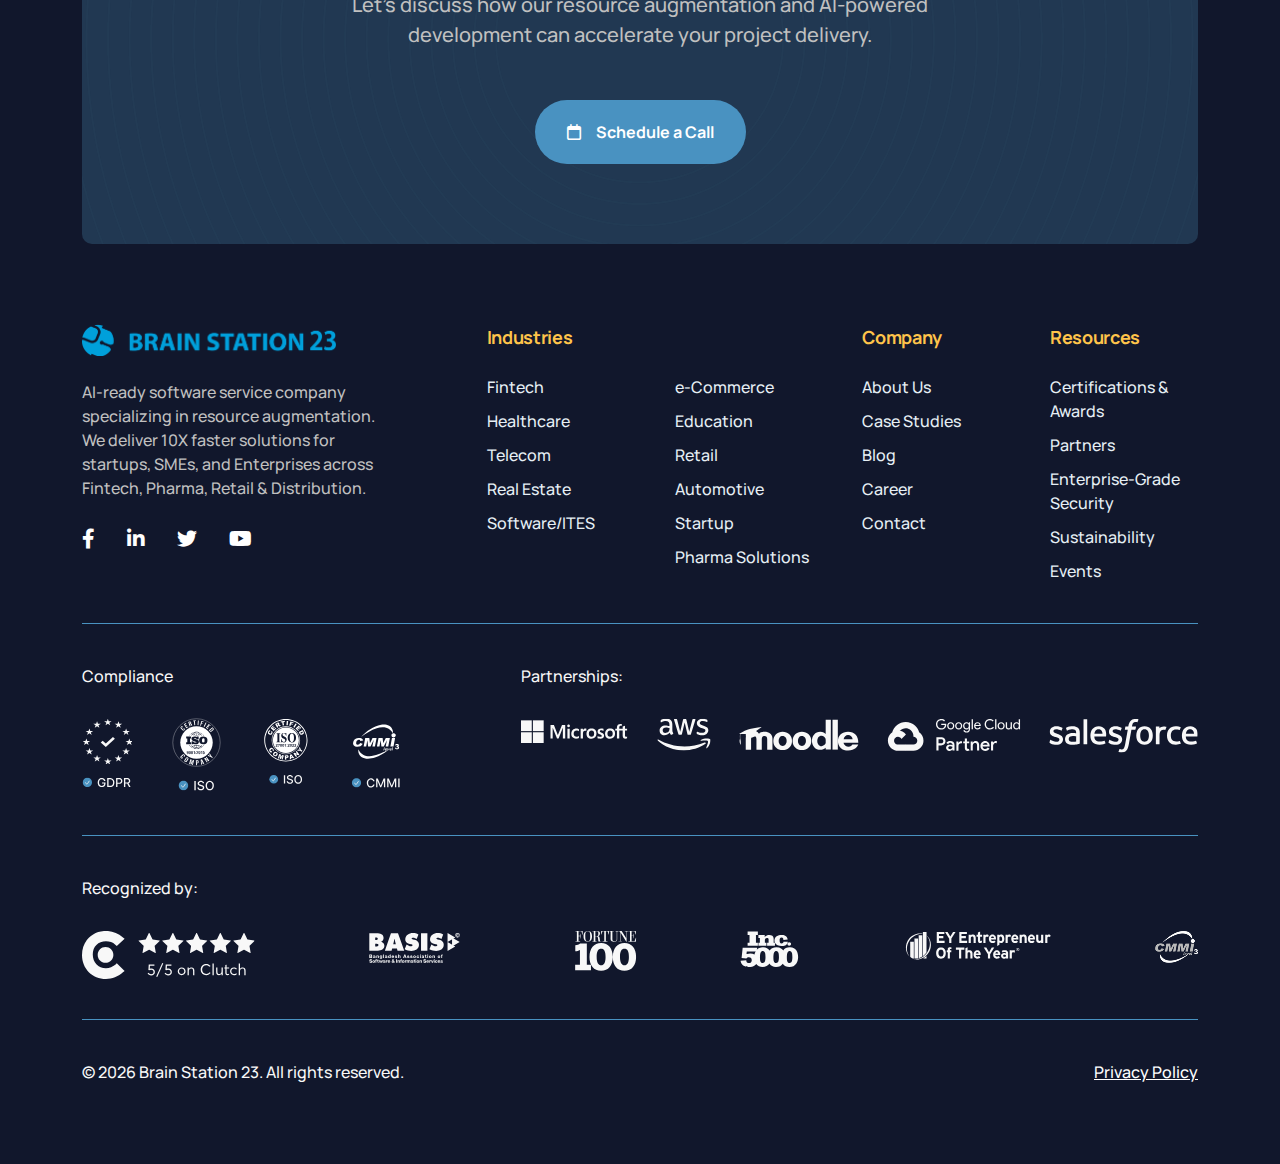
<file: blog-details.html>
<!DOCTYPE html>
<html lang="en">

<head>
  <meta charset="utf-8" />
  <meta name="viewport" content="width=device-width, initial-scale=1" />

  <!-- Link to the favicon -->
  <link rel="icon" href="assets/images/icon/favicon.png" type="image/x-icon" />

  <title>Brain station 23</title>
  <link rel="preconnect" href="https://fonts.googleapis.com">
  <link rel="preconnect" href="https://fonts.gstatic.com" crossorigin>
  <link
    href="https://fonts.googleapis.com/css2?family=Karla:ital,wght@0,200..800;1,200..800&family=Manrope:wght@200..800&display=swap"
    rel="stylesheet">
  <link rel="stylesheet" href="assets/css/bootstrap.min.css" />
  <link rel="stylesheet" href="assets/css/fontawesome/fontawesome-pro.min.css" />
  <link rel="stylesheet" href="assets/css/swiper-bundle.css" />
  <link rel="stylesheet" href="assets/css/magnific-popup.css" />
  <link rel="stylesheet" href="assets/css/nice-select.css" />
  <link rel="stylesheet" href="assets/css/scss/style.css" />
  <link rel="stylesheet" href="assets/css/scss/responsive.css" />
</head>

<body>
  <header>
    <div class="main-header" id="main-header">
      <div class="container px-0">
        <div class="header-flex">
          <div class="logo-box">
            <a href="#">
              <img src="assets/images/Brain-Station-Logo.png" alt="" />
            </a>
          </div>
          <div class="main-header-items">
            <ul>
              <li>
                <a href="#">services <i class="fa-regular fa-chevron-down"></i></a>
                <div class="megamenu-panel">
                  <div class="left-box-parent w-25percent">
                    <div class="left-box-bg">
                      <h2>Collaboration Models</h2>
                      <p>AI-powered dev for 10X faster software delivery.</p>
                      <ul>
                        <li><a href="#">Staff Augmentation</a></li>
                        <li><a href="#">Managed Service</a></li>
                        <li><a href="#">Digital Transformation</a></li>
                        <li><a href="#">Technology Consulting</a></li>
                        <li><a href="#">MVP Development</a></li>
                      </ul>
                    </div>
                  </div>
                  <div class="right-box-parent w-75percent">
                    <div class="right-box-bg">
                      <div class="mega-right-upper">
                        <div class="right-xl-box">
                          <div class="menu-item-title">
                            <i class="fa-solid fa-square"></i>
                            TopServices
                          </div>
                          <div class="ul-columns">
                            <ul>
                              <li>
                                <a href="#">ML & AI Development</a>
                              </li>

                              <li>
                                <a href="#">Data Engineering</a>
                              </li>

                              <li>
                                <a href="#">Business Intelligence</a>
                              </li>

                              <li>
                                <a href="#">AR/VR Solutions</a>
                              </li>

                              <li>
                                <a href="#">Game Studio</a>
                              </li>

                              <li>
                                <a href="#">QA Testing & Automation</a>
                              </li>
                            </ul>
                            <ul>
                              <li>
                                <a href="#">LMS Development</a>
                              </li>
                              <li>
                                <a href="#">Web & Mobile App Development</a>
                              </li>
                              <li>
                                <a href="#">eCommerce Development</a>
                              </li>
                              <li>
                                <a href="#">Adobe Experience Manager</a>
                              </li>
                              <li>
                                <a href="#">SharePoint Services</a>
                              </li>
                            </ul>
                          </div>
                        </div>
                        <div class="right-sm-box">
                          <div class="menu-item-title">
                            <i class="fa-solid fa-square"></i>
                            Enterprise Focused
                          </div>
                          <ul>
                            <li><a href="#">Field Force Automation</a></li>
                            <li><a href="#">Banking Solutions</a></li>
                            <li><a href="#">Cloud Solutions</a></li>
                            <li><a href="#">Cyber Security</a></li>
                            <li><a href="#">ERP Development</a></li>
                            <li><a href="#">Backup Solutions</a></li>
                          </ul>
                        </div>
                      </div>
                      <div class="mega-right-lower">
                        <div class="all-service-btn">
                          <a href="#">
                            all services
                            <i class="fa-regular fa-arrow-right"></i>
                          </a>
                        </div>
                      </div>
                    </div>
                  </div>
                </div>
              </li>
              <li>
                <a href="#">industries <i class="fa-regular fa-chevron-down"></i></a>
              </li>
              <li>
                <a href="#">products <i class="fa-regular fa-chevron-down"></i></a>
              </li>
              <li>
                <a href="#">resources <i class="fa-regular fa-chevron-down"></i></a>
                <div class="megamenu-panel">
                  <div class="left-box-parent w-35percent">
                    <div class="left-box-bg">
                      <h2>About Brain Station 23</h2>
                      <p>
                        Founded in 2006, we are a global software company
                        powering digital transformation across industries.
                      </p>
                      <div class="megapanel-card">
                        <div class="card-flex">
                          <div class="image-box">
                            <img src="assets/images/home/megapanel-card.png" alt="" />
                          </div>
                          <div class="description-box">
                            <h3>
                              Brain Station 23's CEO promotes Bangladesh's
                              tech prowess at WEF 2025
                            </h3>
                            <a href="#">
                              About Us
                              <i class="fa-regular fa-chevron-right"></i></a>
                          </div>
                        </div>
                      </div>
                    </div>
                  </div>
                  <div class="right-box-parent w-65percent">
                    <div class="right-box-bg">
                      <div class="mega-right-upper">
                        <div class="right-xl-box">
                          <div class="menu-item-title">
                            <i class="fa-solid fa-square"></i>
                            TopServices
                          </div>
                          <div class="ul-columns">
                            <ul>
                              <li>
                                <a href="#">ML & AI Development</a>
                              </li>

                              <li>
                                <a href="#">Data Engineering</a>
                              </li>

                              <li>
                                <a href="#">Business Intelligence</a>
                              </li>

                              <li>
                                <a href="#">AR/VR Solutions</a>
                              </li>

                              <li>
                                <a href="#">Game Studio</a>
                              </li>

                              <li>
                                <a href="#">QA Testing & Automation</a>
                              </li>
                            </ul>
                            <ul>
                              <li>
                                <a href="#">LMS Development</a>
                              </li>
                              <li>
                                <a href="#">Web & Mobile App Development</a>
                              </li>
                              <li>
                                <a href="#">eCommerce Development</a>
                              </li>
                              <li>
                                <a href="#">Adobe Experience Manager</a>
                              </li>
                              <li>
                                <a href="#">SharePoint Services</a>
                              </li>
                            </ul>
                          </div>
                        </div>
                        <div class="right-sm-box">
                          <div class="menu-item-title">
                            <i class="fa-solid fa-square"></i>
                            Enterprise Focused
                          </div>
                          <ul>
                            <li><a href="#">Field Force Automation</a></li>
                            <li><a href="#">Banking Solutions</a></li>
                            <li><a href="#">Cloud Solutions</a></li>
                            <li><a href="#">Cyber Security</a></li>
                            <li><a href="#">ERP Development</a></li>
                            <li><a href="#">Backup Solutions</a></li>
                          </ul>
                        </div>
                      </div>
                      <div class="mega-right-lower">
                        <div class="all-service-btn">
                          <a href="#">
                            all services
                            <i class="fa-regular fa-arrow-right"></i>
                          </a>
                        </div>
                      </div>
                    </div>
                  </div>
                </div>
              </li>
              <li>
                <a href="#">global offices </a>
              </li>
            </ul>
          </div>
          <div class="schedule-call">
            <a href="#">Schedule a Call</a>
          </div>
          <div class="header-bar" id="header-bar">
            <span></span>
            <span></span>
            <span></span>
          </div>
        </div>
      </div>
      <div class="sidebar-area" id="targetElement">
        <div class="sidebar-inner-bg">

          <div class="sidebar-contents">


            <div class="mobile-menu-items">
              <ul>
                <li>
                  <a href="#">Services
                    <span class="arrow_icon">
                      <i class="fa-regular fa-chevron-down"></i>
                    </span>
                  </a>
                  <ul>
                    <li>
                      <a href="#">Collaboration Model
                        <span class="arrow_icon">
                          <i class="fa-regular fa-chevron-down"></i>
                        </span>
                      </a>
                      <ul>
                        <li><a href="#">Staff Augmentation</a></li>
                        <li><a href="#">Managed Services</a></li>
                        <li><a href="#">Digital Transformation</a></li>
                        <li><a href="#">Technology Consulting</a></li>
                        <li><a href="#">MVP Development</a></li>
                      </ul>
                    </li>
                    <li>
                      <a href="#">Top Services
                        <span class="arrow_icon">
                          <i class="fa-regular fa-chevron-down"></i>
                        </span>
                      </a>
                      <ul>
                        <li><a href="#">ML & AI Development</a></li>
                        <li><a href="#">Data Engineering</a></li>
                        <li><a href="#">Business Intelligence</a></li>
                        <li><a href="#">AR/VR Solutions</a></li>
                        <li><a href="#">Game Studio</a></li>
                        <li><a href="#">QA Testing & Automation</a></li>
                        <li><a href="#">LMS Development</a></li>
                        <li><a href="#">Web & Mobile App Development</a></li>
                        <li><a href="#">eCommerce Development</a></li>
                        <li><a href="#">Adobe Experience Manager</a></li>
                        <li><a href="#">SharePoint Services</a></li>
                      </ul>
                    </li>
                    <li>
                      <a href="#">Enterprise Focused
                        <span class="arrow_icon">
                          <i class="fa-regular fa-chevron-down"></i>
                        </span>
                      </a>
                      <ul>
                        <li><a href="#">Field Force Automation</a></li>
                        <li><a href="#">Banking Solution</a></li>
                        <li><a href="#">Cloud Solutions</a></li>
                        <li><a href="#">Cyber Security</a></li>
                        <li><a href="#">ERP Development</a></li>
                        <li><a href="#">Backup Solutions</a></li>
                      </ul>
                    </li>
                  </ul>
                </li>

                <li>
                  <a href="#">Industries
                    <span class="arrow_icon">
                      <i class="fa-regular fa-chevron-down"></i>
                    </span>
                  </a>
                  <ul>
                    <li><a href="#">Fintech</a></li>
                    <li><a href="#">Pharma</a></li>
                    <li><a href="#">Telecom</a></li>
                    <li><a href="#">Real Estate</a></li>
                    <li><a href="#">Software/ITES</a></li>
                    <li><a href="#">e-Commerce</a></li>
                    <li><a href="#">Education</a></li>
                    <li><a href="#">Retail</a></li>
                    <li><a href="#">Automotive</a></li>
                    <li><a href="#">Startup</a></li>
                    <li><a href="#">Non Profit</a></li>
                  </ul>
                </li>

                <li>
                  <a href="#">Products
                    <span class="arrow_icon">
                      <i class="fa-regular fa-chevron-down"></i>
                    </span>
                  </a>
                  <ul>
                    <li>
                      <a href="#">Fintech
                        <span class="arrow_icon">
                          <i class="fa-regular fa-chevron-down"></i>
                        </span>
                      </a>
                      <ul>
                        <li><a href="#">Digital Banking Software</a></li>
                        <li><a href="#">E-wallet Software</a></li>
                        <li><a href="#">Digital Lending & Credit</a></li>
                        <li><a href="#">Real Estate & Mortgage</a></li>
                        <li><a href="#">Wealth & Asset Management</a></li>
                        <li><a href="#">Trading & Stock Market</a></li>
                        <li><a href="#">Insurance Tech</a></li>
                      </ul>
                    </li>
                    <li>
                      <a href="#">Healthcare
                        <span class="arrow_icon">
                          <i class="fa-regular fa-chevron-down"></i>
                        </span>
                      </a>
                      <ul>
                        <li><a href="#">Omnizia</a></li>
                        <li><a href="#">Time2Publish</a></li>
                      </ul>
                    </li>
                  </ul>
                </li>

                <li>
                  <a href="#">Resources
                    <span class="arrow_icon">
                      <i class="fa-regular fa-chevron-down"></i>
                    </span>
                  </a>
                  <ul>
                    <li>
                      <a href="#">Inside Brain Station 23
                        <span class="arrow_icon">
                          <i class="fa-regular fa-chevron-down"></i>
                        </span>
                      </a>
                      <ul>
                        <li><a href="#">About Us</a></li>
                        <li><a href="#">Blog</a></li>
                        <li><a href="#">Case Studies</a></li>
                        <li><a href="#">Career</a></li>
                        <li><a href="#">Contact</a></li>
                        <li><a href="#">Our Resources</a></li>
                        <li><a href="#">Investor Relations</a></li>
                      </ul>
                    </li>
                    <li>
                      <a href="#">Recognitions

                        <span class="arrow_icon">
                          <i class="fa-regular fa-chevron-down"></i>
                        </span>
                      </a>
                      <ul>
                        <li><a href="#">Partners</a></li>
                        <li><a href="#">Enterprise-Grade Security</a></li>
                        <li><a href="#">Sustainability</a></li>
                        <li><a href="#">Events</a></li>
                        <li><a href="#">Join as Partner</a></li>
                      </ul>
                    </li>
                  </ul>
                </li>

                <li>
                  <a href="#">Global Offices</a>
                </li>
              </ul>

            </div>
          </div>
        </div>
      </div>
    </div>
  </header>

  <main>
    <div class="blog-details-main">
      <div class="container">
        <div class="row">
          <div class="col-xs-12 col-sm-12 col-md-12 col-lg-12">
            <div class="blog-details-wrapper">
              <div class="tag">Data Science</div>
              <h2>How Strategic CRM Data Optimization Achieved 70% Faster Reports and Business Success </h2>
              <div class="editors-tags">
                <ul>
                  <li>
                    <a href="#"><i class="fa-regular fa-circle-user"></i> By Brain Station 23</a>
                  </li>
                  <li>
                    <a href="#"><i class="fa-regular fa-clock"></i> Time 10:15 am</a>
                  </li>
                  <li>
                    <a href="#"><i class="fa-regular fa-calendar-days"></i> Date December 22, 2023</a>
                  </li>
                </ul>
              </div>
              <div class="blog-description">
                <img src="assets/images/blog-details/bd.webp" alt="">
                <p>
                  A few days back, our expert Data &amp; ML team at
                  <strong>Brain Station-23</strong> had the opportunity to analyze, redesign,
                  and merge the existing database for a client, adding significant value to
                  their ERP system. Additionally, we helped them introduce
                  <span style="color: #0a9fda;">
                    <strong>Lead Generation, Opportunity Scoring, Saved Search Chatbot</strong>
                  </span>
                  by leveraging
                  <span style="color: #0a9fda;">
                    <strong>PostgreSQL, OpenAI</strong>
                  </span>
                  and
                  <span style="color: #0a9fda;">
                    <strong>LangChain</strong>
                  </span>.
                </p>
                <p>Overall, throughout the journey, we confronted different challenges such as <strong>organizing
                    unstructured data, merging databases, keeping the relationship between the master database and other
                    databases and syncing the data across the databases.</strong> By introducing the identity column and
                  other merging approaches, we made sure, the existing data is merged, synced and available in the new
                  system, up and running the functions and views perfectly.</p>
                <p>Our key contributions and new model have returned excellent upshots, including a <span
                    style="color: #0a9fda;"><strong>70%</strong></span> reduction in the generating reports related to
                  CRM, a <span style="color: #0a9fda;"><strong>40%</strong></span> improvement in the time to getting
                  valuable insights, overall all loading time in UI for CRM reduced by <span
                    style="color: #0a9fda;"><strong>60%</strong></span> and <span
                    style="color: #0a9fda;"><strong>removed bottleneck</strong></span> issues caused by the heavy
                  functions.</p>

              </div>
            </div>

          </div>
        </div>
      </div>
    </div>
  </main>

  <!-- footer section start  -->
  <footer>
    <div class="footer-main">
      <div class="container">
        <div class="row">
          <div class="col-xs-12 col-sm-12 col-md-12 col-lg-12">
            <div class="footer-top-box" data-background="./assets/images/home/footer-shape.webp">
              <div class="contents">
                <h4>Ready to Scale Your Team?</h4>
                <p>
                  Let’s discuss how our resource augmentation and AI-powered
                  <br />
                  development can accelerate your project delivery.
                </p>
                <a href="#" class="common-btn">
                  <i class="fa-regular fa-calendar"></i>
                  Schedule a Call
                </a>
              </div>
            </div>
          </div>
        </div>
        <div class="row">
          <div class="col-xs-12 col-sm-12 col-md-12 col-lg-12">
            <div class="footer-items-parent">
              <div class="left-box">
                <div class="footer-logo">
                  <a href="#">
                    <img src="assets/images/footer-logo.png" alt="" />
                  </a>
                </div>
                <div class="footer-logo-description">
                  <p>
                    AI-ready software service company specializing in
                    resource augmentation. We deliver 10X faster solutions
                    for startups, SMEs, and Enterprises across Fintech,
                    Pharma, Retail & Distribution.
                  </p>
                </div>
                <div class="footer-social">
                  <ul>
                    <li>
                      <a href="#" target="_blank">
                        <i class="fa-brands fa-facebook-f"></i>
                      </a>
                    </li>
                    <li>
                      <a href="#" target="_blank">
                        <i class="fa-brands fa-linkedin-in"></i>
                      </a>
                    </li>
                    <li>
                      <a href="#" target="_blank">
                        <i class="fa-brands fa-twitter"></i>
                      </a>
                    </li>
                    <li>
                      <a href="#" target="_blank">
                        <i class="fa-brands fa-youtube"></i>
                      </a>
                    </li>
                  </ul>
                </div>
              </div>
              <div class="right-box">
                <div class="single-link-wrapper">
                  <div class="title">Industries​</div>
                  <ul>
                    <li><a href="#">Fintech</a></li>
                    <li><a href="#">Healthcare</a></li>
                    <li><a href="#">Telecom</a></li>
                    <li><a href="#">Real Estate</a></li>
                    <li><a href="#">Software/ITES</a></li>
                  </ul>
                </div>
                <div class="single-link-wrapper">
                  <div class="title opacity-0">Industries​</div>
                  <ul>
                    <li><a href="#">e-Commerce</a></li>
                    <li><a href="#">Education</a></li>
                    <li><a href="#">Retail</a></li>
                    <li><a href="#">Automotive</a></li>
                    <li><a href="#">Startup</a></li>
                    <li><a href="#">Pharma Solutions</a></li>
                  </ul>
                </div>
                <div class="single-link-wrapper">
                  <div class="title">Company</div>
                  <ul>
                    <li><a href="#">About Us</a></li>
                    <li><a href="#">Case Studies</a></li>
                    <li><a href="#">Blog</a></li>
                    <li><a href="#">Career</a></li>
                    <li><a href="#">Contact</a></li>
                  </ul>
                </div>
                <div class="single-link-wrapper">
                  <div class="title">Resources</div>
                  <ul>
                    <li><a href="#">Certifications &amp; Awards</a></li>
                    <li><a href="#">Partners</a></li>
                    <li><a href="#">Enterprise-Grade Security</a></li>
                    <li><a href="#">Sustainability</a></li>
                    <li><a href="#">Events</a></li>
                  </ul>
                </div>
              </div>
            </div>
          </div>
        </div>
        <div class="row">
          <div class="col-xs-12 col-sm-12 col-md-12 col-lg-12">
            <div class="compliance-flex-parent">
              <div class="left-box">
                <div class="compliance-title">Compliance</div>

                <div class="single-logo-flex">
                  <div class="single-logo-box">
                    <img src="assets/images/home/c1.svg" alt="" />
                  </div>
                  <div class="single-logo-box">
                    <img src="assets/images/home/c2.svg" alt="" />
                  </div>
                  <div class="single-logo-box">
                    <img src="assets/images/home/c3.svg" alt="" />
                  </div>
                  <div class="single-logo-box">
                    <img src="assets/images/home/c4.svg" alt="" />
                  </div>
                </div>
              </div>
              <div class="right-box">
                <div class="compliance-title">Partnerships:</div>
                <div class="single-logo-flex">
                  <div class="single-logo-box">
                    <img src="assets/images/home/p1.svg" alt="" />
                  </div>
                  <div class="single-logo-box">
                    <img src="assets/images/home/p2.svg" alt="" />
                  </div>
                  <div class="single-logo-box">
                    <img src="assets/images/home/p3.svg" alt="" />
                  </div>
                  <div class="single-logo-box">
                    <img src="assets/images/home/p4.svg" alt="" />
                  </div>
                  <div class="single-logo-box">
                    <img src="assets/images/home/p5.svg" alt="" />
                  </div>
                </div>
              </div>
            </div>
          </div>
        </div>
        <div class="row">
          <div class="col-xs-12 col-sm-12 col-md-12 col-lg-12">
            <div class="compliance-flex-parent recognizedby">
              <div class="right-box">
                <div class="compliance-title">Recognized by:</div>
                <div class="single-logo-flex">
                  <div class="single-logo-box">
                    <img src="assets/images/home/r1.svg" alt="" />
                  </div>
                  <div class="single-logo-box">
                    <img src="assets/images/home/r2.svg" alt="" />
                  </div>
                  <div class="single-logo-box">
                    <img src="assets/images/home/r3.svg" alt="" />
                  </div>
                  <div class="single-logo-box">
                    <img src="assets/images/home/r4.svg" alt="" />
                  </div>
                  <div class="single-logo-box">
                    <img src="assets/images/home/r5.svg" alt="" />
                  </div>
                  <div class="single-logo-box">
                    <img src="assets/images/home/r6.png" alt="" />
                  </div>
                </div>
              </div>
            </div>
          </div>
        </div>
        <div class="row">
          <div class="col-xs-12 col-sm-12 col-md-12 col-lg-12">
            <div class="compliance-flex-parent copyright">
              <div class="left-box">
                <div class="compliance-title">
                  © <span id="autoyear"></span> Brain Station 23. All rights
                  reserved.
                </div>
              </div>
              <div class="right-box">
                <div class="compliance-title">
                  <a href="#">Privacy Policy</a>
                </div>
              </div>
            </div>
          </div>
        </div>
      </div>
    </div>
  </footer>
  <!-- footer section ends  -->


  <script src="assets/js/jquery-3.7.1.min.js"></script>
  <script src="assets/js/popper.min.js"></script>
  <script src="assets/js/bootstrap.min.js"></script>
  <script src="assets/js/swiper-bundle.js"></script>
  <script src="assets/js/magnific-popup.min.js"></script>
  <script src="assets/js/jquery.nice-select.min.js"></script>
  <script src="assets/js/isotope.pkgd.min.js"></script>
  <script src="assets/js/main.js"></script>
</body>

</html>
</file>
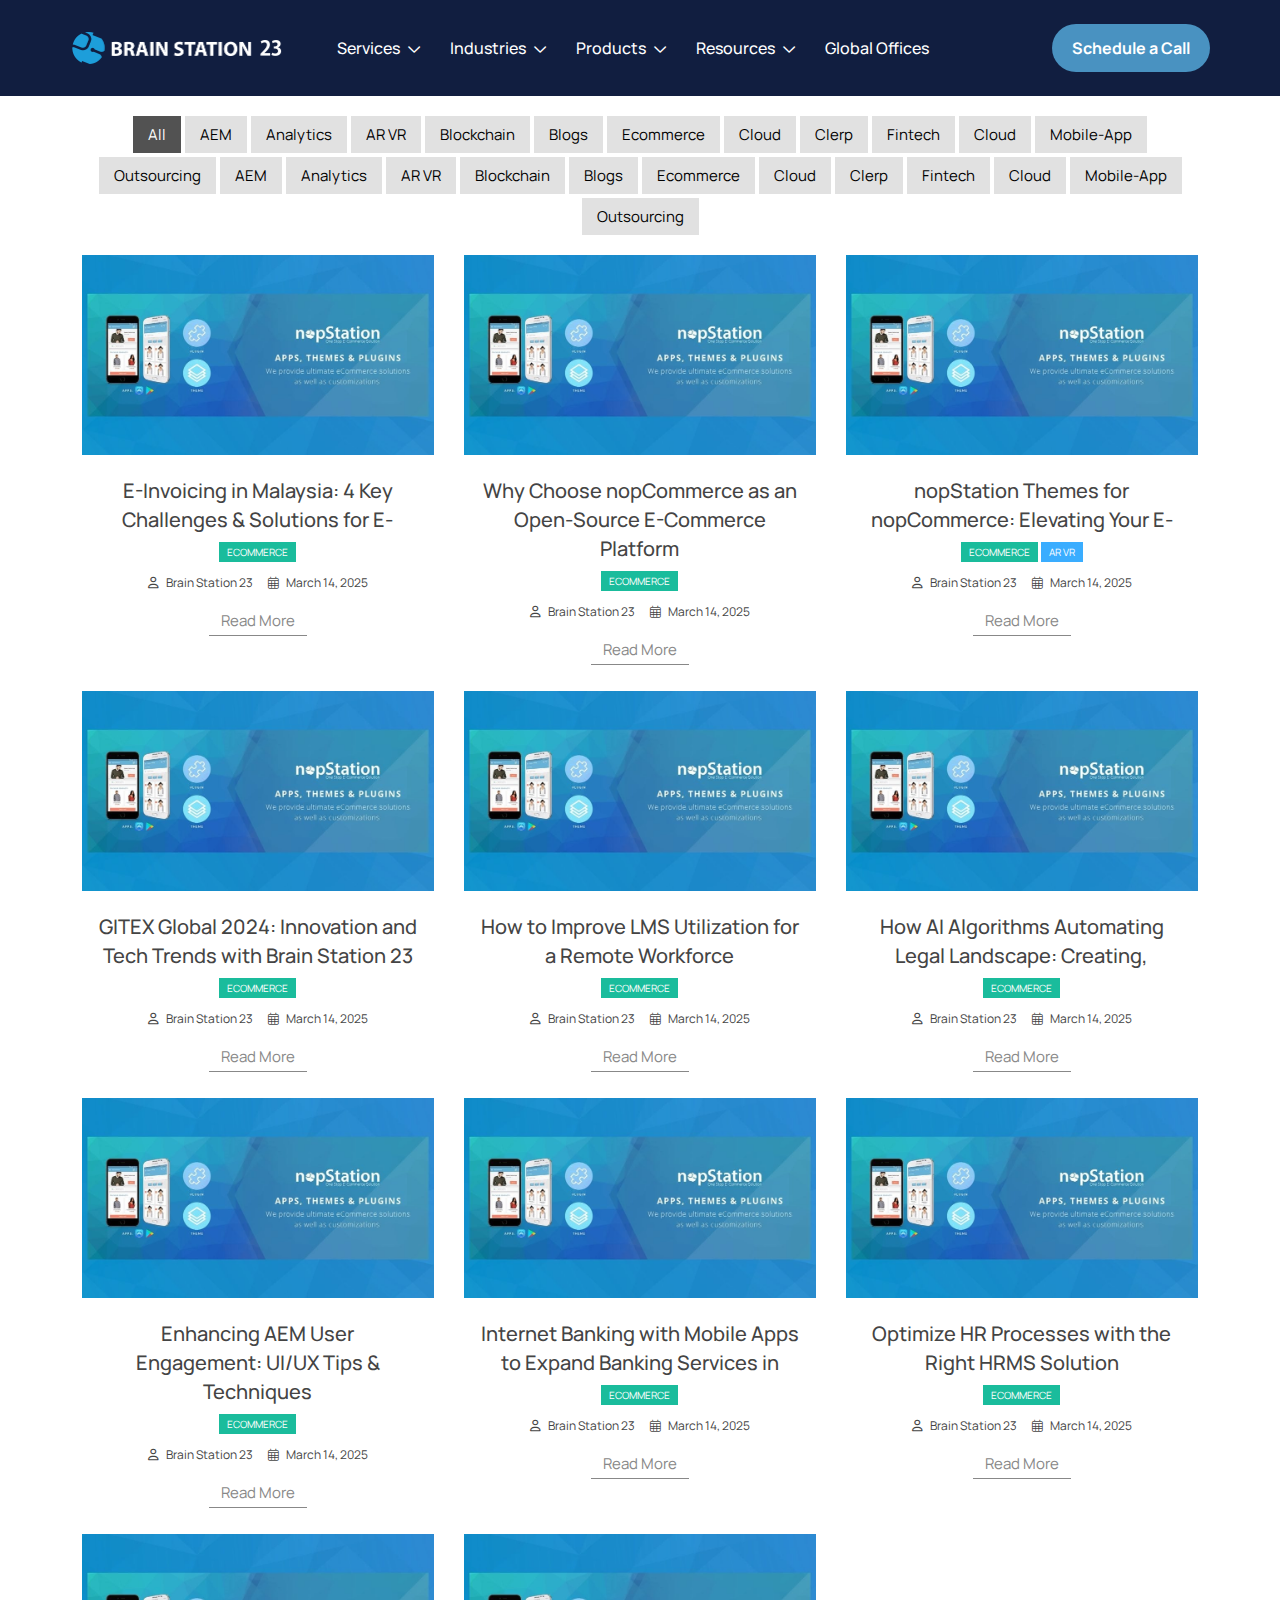
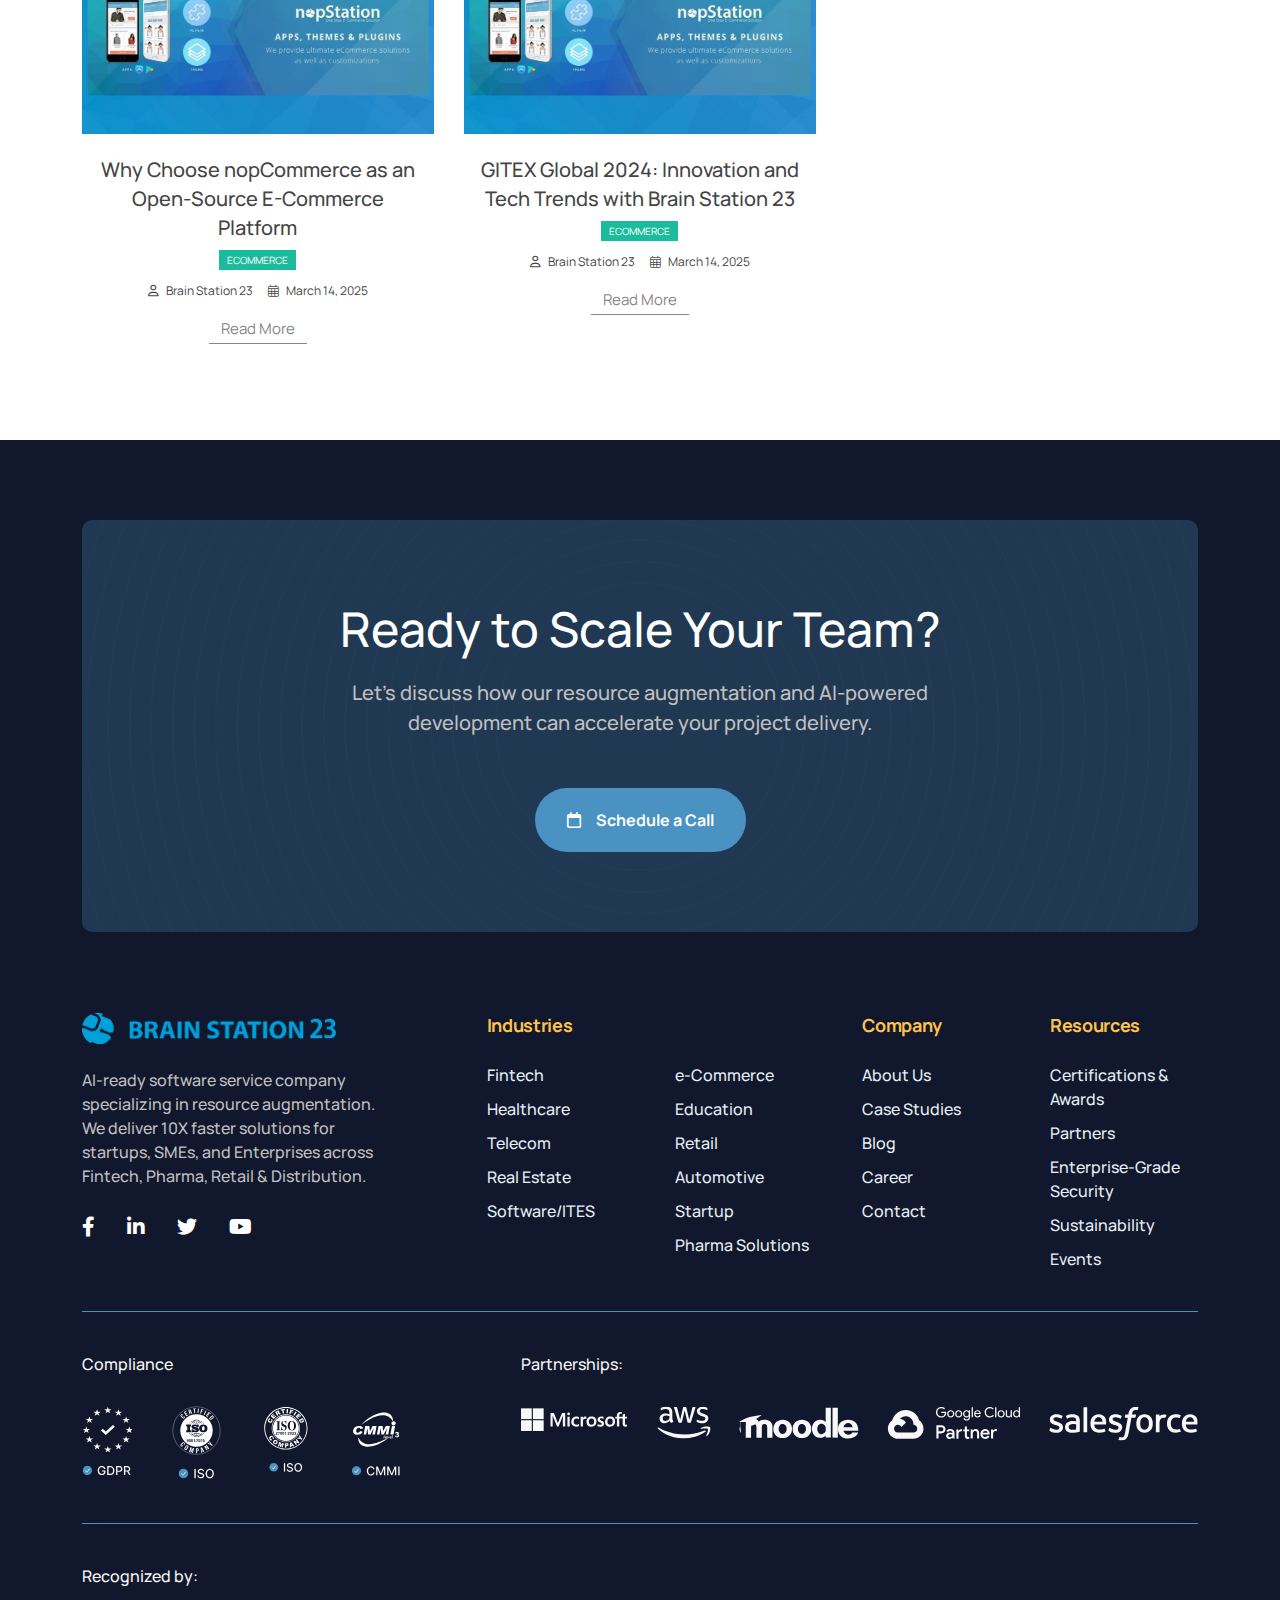
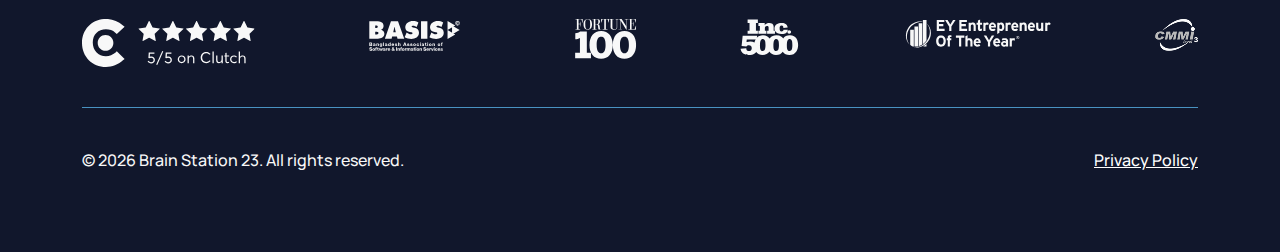
<file: blog.html>
<!DOCTYPE html>
<html lang="en">

<head>
  <meta charset="utf-8" />
  <meta name="viewport" content="width=device-width, initial-scale=1" />

  <!-- Link to the favicon -->
  <link rel="icon" href="assets/images/icon/favicon.png" type="image/x-icon" />

  <title>Brain station 23</title>
  <link rel="preconnect" href="https://fonts.googleapis.com">
  <link rel="preconnect" href="https://fonts.gstatic.com" crossorigin>
  <link
    href="https://fonts.googleapis.com/css2?family=Karla:ital,wght@0,200..800;1,200..800&family=Manrope:wght@200..800&display=swap"
    rel="stylesheet">
  <link rel="stylesheet" href="assets/css/bootstrap.min.css" />
  <link rel="stylesheet" href="assets/css/fontawesome/fontawesome-pro.min.css" />
  <link rel="stylesheet" href="assets/css/swiper-bundle.css" />
  <link rel="stylesheet" href="assets/css/magnific-popup.css" />
  <link rel="stylesheet" href="assets/css/nice-select.css" />
  <link rel="stylesheet" href="assets/css/scss/style.css" />
  <link rel="stylesheet" href="assets/css/scss/responsive.css" />
</head>

<body>
  <header>
    <div class="main-header" id="main-header">
      <div class="container px-0">
        <div class="header-flex">
          <div class="logo-box">
            <a href="#">
              <img src="assets/images/Brain-Station-Logo.png" alt="" />
            </a>
          </div>
          <div class="main-header-items">
            <ul>
              <li>
                <a href="#">services <i class="fa-regular fa-chevron-down"></i></a>
                <div class="megamenu-panel">
                  <div class="left-box-parent w-25percent">
                    <div class="left-box-bg">
                      <h2>Collaboration Models</h2>
                      <p>AI-powered dev for 10X faster software delivery.</p>
                      <ul>
                        <li><a href="#">Staff Augmentation</a></li>
                        <li><a href="#">Managed Service</a></li>
                        <li><a href="#">Digital Transformation</a></li>
                        <li><a href="#">Technology Consulting</a></li>
                        <li><a href="#">MVP Development</a></li>
                      </ul>
                    </div>
                  </div>
                  <div class="right-box-parent w-75percent">
                    <div class="right-box-bg">
                      <div class="mega-right-upper">
                        <div class="right-xl-box">
                          <div class="menu-item-title">
                            <i class="fa-solid fa-square"></i>
                            TopServices
                          </div>
                          <div class="ul-columns">
                            <ul>
                              <li>
                                <a href="#">ML & AI Development</a>
                              </li>

                              <li>
                                <a href="#">Data Engineering</a>
                              </li>

                              <li>
                                <a href="#">Business Intelligence</a>
                              </li>

                              <li>
                                <a href="#">AR/VR Solutions</a>
                              </li>

                              <li>
                                <a href="#">Game Studio</a>
                              </li>

                              <li>
                                <a href="#">QA Testing & Automation</a>
                              </li>
                            </ul>
                            <ul>
                              <li>
                                <a href="#">LMS Development</a>
                              </li>
                              <li>
                                <a href="#">Web & Mobile App Development</a>
                              </li>
                              <li>
                                <a href="#">eCommerce Development</a>
                              </li>
                              <li>
                                <a href="#">Adobe Experience Manager</a>
                              </li>
                              <li>
                                <a href="#">SharePoint Services</a>
                              </li>
                            </ul>
                          </div>
                        </div>
                        <div class="right-sm-box">
                          <div class="menu-item-title">
                            <i class="fa-solid fa-square"></i>
                            Enterprise Focused
                          </div>
                          <ul>
                            <li><a href="#">Field Force Automation</a></li>
                            <li><a href="#">Banking Solutions</a></li>
                            <li><a href="#">Cloud Solutions</a></li>
                            <li><a href="#">Cyber Security</a></li>
                            <li><a href="#">ERP Development</a></li>
                            <li><a href="#">Backup Solutions</a></li>
                          </ul>
                        </div>
                      </div>
                      <div class="mega-right-lower">
                        <div class="all-service-btn">
                          <a href="#">
                            all services
                            <i class="fa-regular fa-arrow-right"></i>
                          </a>
                        </div>
                      </div>
                    </div>
                  </div>
                </div>
              </li>
              <li>
                <a href="#">industries <i class="fa-regular fa-chevron-down"></i></a>
              </li>
              <li>
                <a href="#">products <i class="fa-regular fa-chevron-down"></i></a>
              </li>
              <li>
                <a href="#">resources <i class="fa-regular fa-chevron-down"></i></a>
                <div class="megamenu-panel">
                  <div class="left-box-parent w-35percent">
                    <div class="left-box-bg">
                      <h2>About Brain Station 23</h2>
                      <p>
                        Founded in 2006, we are a global software company
                        powering digital transformation across industries.
                      </p>
                      <div class="megapanel-card">
                        <div class="card-flex">
                          <div class="image-box">
                            <img src="assets/images/home/megapanel-card.png" alt="" />
                          </div>
                          <div class="description-box">
                            <h3>
                              Brain Station 23's CEO promotes Bangladesh's
                              tech prowess at WEF 2025
                            </h3>
                            <a href="#">
                              About Us
                              <i class="fa-regular fa-chevron-right"></i></a>
                          </div>
                        </div>
                      </div>
                    </div>
                  </div>
                  <div class="right-box-parent w-65percent">
                    <div class="right-box-bg">
                      <div class="mega-right-upper">
                        <div class="right-xl-box">
                          <div class="menu-item-title">
                            <i class="fa-solid fa-square"></i>
                            TopServices
                          </div>
                          <div class="ul-columns">
                            <ul>
                              <li>
                                <a href="#">ML & AI Development</a>
                              </li>

                              <li>
                                <a href="#">Data Engineering</a>
                              </li>

                              <li>
                                <a href="#">Business Intelligence</a>
                              </li>

                              <li>
                                <a href="#">AR/VR Solutions</a>
                              </li>

                              <li>
                                <a href="#">Game Studio</a>
                              </li>

                              <li>
                                <a href="#">QA Testing & Automation</a>
                              </li>
                            </ul>
                            <ul>
                              <li>
                                <a href="#">LMS Development</a>
                              </li>
                              <li>
                                <a href="#">Web & Mobile App Development</a>
                              </li>
                              <li>
                                <a href="#">eCommerce Development</a>
                              </li>
                              <li>
                                <a href="#">Adobe Experience Manager</a>
                              </li>
                              <li>
                                <a href="#">SharePoint Services</a>
                              </li>
                            </ul>
                          </div>
                        </div>
                        <div class="right-sm-box">
                          <div class="menu-item-title">
                            <i class="fa-solid fa-square"></i>
                            Enterprise Focused
                          </div>
                          <ul>
                            <li><a href="#">Field Force Automation</a></li>
                            <li><a href="#">Banking Solutions</a></li>
                            <li><a href="#">Cloud Solutions</a></li>
                            <li><a href="#">Cyber Security</a></li>
                            <li><a href="#">ERP Development</a></li>
                            <li><a href="#">Backup Solutions</a></li>
                          </ul>
                        </div>
                      </div>
                      <div class="mega-right-lower">
                        <div class="all-service-btn">
                          <a href="#">
                            all services
                            <i class="fa-regular fa-arrow-right"></i>
                          </a>
                        </div>
                      </div>
                    </div>
                  </div>
                </div>
              </li>
              <li>
                <a href="#">global offices </a>
              </li>
            </ul>
          </div>
          <div class="schedule-call">
            <a href="#">Schedule a Call</a>
          </div>
          <div class="header-bar" id="header-bar">
            <span></span>
            <span></span>
            <span></span>
          </div>
        </div>
      </div>
      <div class="sidebar-area" id="targetElement">
        <div class="sidebar-inner-bg">

          <div class="sidebar-contents">


            <div class="mobile-menu-items">
              <ul>
                <li>
                  <a href="#">Services
                    <span class="arrow_icon">
                      <i class="fa-regular fa-chevron-down"></i>
                    </span>
                  </a>
                  <ul>
                    <li>
                      <a href="#">Collaboration Model
                        <span class="arrow_icon">
                          <i class="fa-regular fa-chevron-down"></i>
                        </span>
                      </a>
                      <ul>
                        <li><a href="#">Staff Augmentation</a></li>
                        <li><a href="#">Managed Services</a></li>
                        <li><a href="#">Digital Transformation</a></li>
                        <li><a href="#">Technology Consulting</a></li>
                        <li><a href="#">MVP Development</a></li>
                      </ul>
                    </li>
                    <li>
                      <a href="#">Top Services
                        <span class="arrow_icon">
                          <i class="fa-regular fa-chevron-down"></i>
                        </span>
                      </a>
                      <ul>
                        <li><a href="#">ML & AI Development</a></li>
                        <li><a href="#">Data Engineering</a></li>
                        <li><a href="#">Business Intelligence</a></li>
                        <li><a href="#">AR/VR Solutions</a></li>
                        <li><a href="#">Game Studio</a></li>
                        <li><a href="#">QA Testing & Automation</a></li>
                        <li><a href="#">LMS Development</a></li>
                        <li><a href="#">Web & Mobile App Development</a></li>
                        <li><a href="#">eCommerce Development</a></li>
                        <li><a href="#">Adobe Experience Manager</a></li>
                        <li><a href="#">SharePoint Services</a></li>
                      </ul>
                    </li>
                    <li>
                      <a href="#">Enterprise Focused
                        <span class="arrow_icon">
                          <i class="fa-regular fa-chevron-down"></i>
                        </span>
                      </a>
                      <ul>
                        <li><a href="#">Field Force Automation</a></li>
                        <li><a href="#">Banking Solution</a></li>
                        <li><a href="#">Cloud Solutions</a></li>
                        <li><a href="#">Cyber Security</a></li>
                        <li><a href="#">ERP Development</a></li>
                        <li><a href="#">Backup Solutions</a></li>
                      </ul>
                    </li>
                  </ul>
                </li>

                <li>
                  <a href="#">Industries
                    <span class="arrow_icon">
                      <i class="fa-regular fa-chevron-down"></i>
                    </span>
                  </a>
                  <ul>
                    <li><a href="#">Fintech</a></li>
                    <li><a href="#">Pharma</a></li>
                    <li><a href="#">Telecom</a></li>
                    <li><a href="#">Real Estate</a></li>
                    <li><a href="#">Software/ITES</a></li>
                    <li><a href="#">e-Commerce</a></li>
                    <li><a href="#">Education</a></li>
                    <li><a href="#">Retail</a></li>
                    <li><a href="#">Automotive</a></li>
                    <li><a href="#">Startup</a></li>
                    <li><a href="#">Non Profit</a></li>
                  </ul>
                </li>

                <li>
                  <a href="#">Products
                    <span class="arrow_icon">
                      <i class="fa-regular fa-chevron-down"></i>
                    </span>
                  </a>
                  <ul>
                    <li>
                      <a href="#">Fintech
                        <span class="arrow_icon">
                          <i class="fa-regular fa-chevron-down"></i>
                        </span>
                      </a>
                      <ul>
                        <li><a href="#">Digital Banking Software</a></li>
                        <li><a href="#">E-wallet Software</a></li>
                        <li><a href="#">Digital Lending & Credit</a></li>
                        <li><a href="#">Real Estate & Mortgage</a></li>
                        <li><a href="#">Wealth & Asset Management</a></li>
                        <li><a href="#">Trading & Stock Market</a></li>
                        <li><a href="#">Insurance Tech</a></li>
                      </ul>
                    </li>
                    <li>
                      <a href="#">Healthcare
                        <span class="arrow_icon">
                          <i class="fa-regular fa-chevron-down"></i>
                        </span>
                      </a>
                      <ul>
                        <li><a href="#">Omnizia</a></li>
                        <li><a href="#">Time2Publish</a></li>
                      </ul>
                    </li>
                  </ul>
                </li>

                <li>
                  <a href="#">Resources
                    <span class="arrow_icon">
                      <i class="fa-regular fa-chevron-down"></i>
                    </span>
                  </a>
                  <ul>
                    <li>
                      <a href="#">Inside Brain Station 23
                        <span class="arrow_icon">
                          <i class="fa-regular fa-chevron-down"></i>
                        </span>
                      </a>
                      <ul>
                        <li><a href="#">About Us</a></li>
                        <li><a href="#">Blog</a></li>
                        <li><a href="#">Case Studies</a></li>
                        <li><a href="#">Career</a></li>
                        <li><a href="#">Contact</a></li>
                        <li><a href="#">Our Resources</a></li>
                        <li><a href="#">Investor Relations</a></li>
                      </ul>
                    </li>
                    <li>
                      <a href="#">Recognitions

                        <span class="arrow_icon">
                          <i class="fa-regular fa-chevron-down"></i>
                        </span>
                      </a>
                      <ul>
                        <li><a href="#">Partners</a></li>
                        <li><a href="#">Enterprise-Grade Security</a></li>
                        <li><a href="#">Sustainability</a></li>
                        <li><a href="#">Events</a></li>
                        <li><a href="#">Join as Partner</a></li>
                      </ul>
                    </li>
                  </ul>
                </li>

                <li>
                  <a href="#">Global Offices</a>
                </li>
              </ul>

            </div>
          </div>
        </div>
      </div>
    </div>
  </header>

  <main>

    <section class="blog-main">
      <div class="container">
        <div class="row">
          <div class="col-xs-12 col-sm-12 col-md-12 col-lg-12">
            <div class="filter-wrapper">
              <div id="filters" class="button-group">
                <button class="button is-checked" data-filter="*"> all</button>
                <button class="button" data-filter=".aem">AEM</button>
                <button class="button" data-filter=".analytics">analytics</button>
                <button class="button" data-filter=".ar-vr">AR VR</button>
                <button class="button" data-filter=".blockchain">blockchain</button>
                <button class="button" data-filter=".blogs">blogs</button>
                <button class="button" data-filter=".ecommerce">ecommerce</button>
                <button class="button" data-filter=".cloud">cloud</button>
                <button class="button" data-filter=".erp">clerp</button>
                <button class="button" data-filter=".fintech">fintech</button>
                <button class="button" data-filter=".cloud">cloud</button>
                <button class="button" data-filter=".mobile-app">mobile-app</button>
                <button class="button" data-filter=".outsourcing">outsourcing</button>

                <button class="button" data-filter=".aem">AEM</button>
                <button class="button" data-filter=".analytics">analytics</button>
                <button class="button" data-filter=".ar-vr">AR VR</button>
                <button class="button" data-filter=".blockchain">blockchain</button>
                <button class="button" data-filter=".blogs">blogs</button>
                <button class="button" data-filter=".ecommerce">ecommerce</button>
                <button class="button" data-filter=".cloud">cloud</button>
                <button class="button" data-filter=".erp">clerp</button>
                <button class="button" data-filter=".fintech">fintech</button>
                <button class="button" data-filter=".cloud">cloud</button>
                <button class="button" data-filter=".mobile-app">mobile-app</button>
                <button class="button" data-filter=".outsourcing">outsourcing</button>

              </div>
            </div>
            <div class="blog-filter-grid">
              <div class="single-blog aem" data-category="aem">
                <div class="image-box">
                  <a href="#">
                    <img src="assets/images/blog/blog.jpeg" alt="">
                  </a>
                </div>
                <div class="contents">
                  <h4>
                    <a href="#">E-Invoicing in Malaysia: 4 Key Challenges & Solutions for E-</a>
                  </h4>
                  <div class="tags">
                    <a href="#">Ecommerce</a>
                  </div>
                  <ul>
                    <li><a href="#"><i class="fa-regular fa-user"></i> Brain Station 23 </a></li>
                    <li><a href="#"><i class="fa-light fa-calendar-days"></i> March 14, 2025</a></li>
                  </ul>
                  <div class="read-more">
                    <a href="#">read more</a>
                  </div>
                </div>
              </div>
              <div class="single-blog analytics" data-category="analytics">
                <div class="image-box">
                  <a href="#">
                    <img src="assets/images/blog/blog.jpeg" alt="">
                  </a>
                </div>
                <div class="contents">
                  <h4>
                    <a href="#">Why Choose nopCommerce as an Open-Source E-Commerce Platform</a>
                  </h4>
                  <div class="tags">
                    <a href="#">Ecommerce</a>
                  </div>
                  <ul>
                    <li><a href="#"><i class="fa-regular fa-user"></i> Brain Station 23 </a></li>
                    <li><a href="#"><i class="fa-light fa-calendar-days"></i> March 14, 2025</a></li>
                  </ul>
                  <div class="read-more">
                    <a href="#">read more</a>
                  </div>
                </div>
              </div>
              <div class="single-blog ar-vr" data-category="ar-vr">
                <div class="image-box">
                  <a href="#">
                    <img src="assets/images/blog/blog.jpeg" alt="">
                  </a>
                </div>
                <div class="contents">
                  <h4>
                    <a href="#">nopStation Themes for nopCommerce: Elevating Your E-</a>
                  </h4>
                  <div class="tags">
                    <a href="#">Ecommerce</a>
                    <a href="#">ar vr</a>
                  </div>
                  <ul>
                    <li><a href="#"><i class="fa-regular fa-user"></i> Brain Station 23 </a></li>
                    <li><a href="#"><i class="fa-light fa-calendar-days"></i> March 14, 2025</a></li>
                  </ul>
                  <div class="read-more">
                    <a href="#">read more</a>
                  </div>
                </div>
              </div>
              <div class="single-blog blockchain" data-category="blockchain">
                <div class="image-box">
                  <a href="#">
                    <img src="assets/images/blog/blog.jpeg" alt="">
                  </a>
                </div>
                <div class="contents">
                  <h4>
                    <a href="#">GITEX Global 2024: Innovation and Tech Trends with Brain Station 23</a>
                  </h4>
                  <div class="tags">
                    <a href="#">Ecommerce</a>
                  </div>
                  <ul>
                    <li><a href="#"><i class="fa-regular fa-user"></i> Brain Station 23 </a></li>
                    <li><a href="#"><i class="fa-light fa-calendar-days"></i> March 14, 2025</a></li>
                  </ul>
                  <div class="read-more">
                    <a href="#">read more</a>
                  </div>
                </div>
              </div>
              <div class="single-blog blogs" data-category="blogs">
                <div class="image-box">
                  <a href="#">
                    <img src="assets/images/blog/blog.jpeg" alt="">
                  </a>
                </div>
                <div class="contents">
                  <h4>
                    <a href="#">How to Improve LMS Utilization for a Remote Workforce</a>
                  </h4>
                  <div class="tags">
                    <a href="#">Ecommerce</a>
                  </div>
                  <ul>
                    <li><a href="#"><i class="fa-regular fa-user"></i> Brain Station 23 </a></li>
                    <li><a href="#"><i class="fa-light fa-calendar-days"></i> March 14, 2025</a></li>
                  </ul>
                  <div class="read-more">
                    <a href="#">read more</a>
                  </div>
                </div>
              </div>
              <div class="single-blog ecommerce" data-category="ecommerce">
                <div class="image-box">
                  <a href="#">
                    <img src="assets/images/blog/blog.jpeg" alt="">
                  </a>
                </div>
                <div class="contents">
                  <h4>
                    <a href="#">How AI Algorithms Automating Legal Landscape: Creating,</a>
                  </h4>
                  <div class="tags">
                    <a href="#">Ecommerce</a>
                  </div>
                  <ul>
                    <li><a href="#"><i class="fa-regular fa-user"></i> Brain Station 23 </a></li>
                    <li><a href="#"><i class="fa-light fa-calendar-days"></i> March 14, 2025</a></li>
                  </ul>
                  <div class="read-more">
                    <a href="#">read more</a>
                  </div>
                </div>
              </div>
              <div class="single-blog cloud" data-category="cloud">
                <div class="image-box">
                  <a href="#">
                    <img src="assets/images/blog/blog.jpeg" alt="">
                  </a>
                </div>
                <div class="contents">
                  <h4>
                    <a href="#">Enhancing AEM User Engagement: UI/UX Tips & Techniques</a>
                  </h4>
                  <div class="tags">
                    <a href="#">Ecommerce</a>
                  </div>
                  <ul>
                    <li><a href="#"><i class="fa-regular fa-user"></i> Brain Station 23 </a></li>
                    <li><a href="#"><i class="fa-light fa-calendar-days"></i> March 14, 2025</a></li>
                  </ul>
                  <div class="read-more">
                    <a href="#">read more</a>
                  </div>
                </div>
              </div>
              <div class="single-blog fintech" data-category="fintech">
                <div class="image-box">
                  <a href="#">
                    <img src="assets/images/blog/blog.jpeg" alt="">
                  </a>
                </div>
                <div class="contents">
                  <h4>
                    <a href="#">Internet Banking with Mobile Apps to Expand Banking Services in</a>
                  </h4>
                  <div class="tags">
                    <a href="#">Ecommerce</a>
                  </div>
                  <ul>
                    <li><a href="#"><i class="fa-regular fa-user"></i> Brain Station 23 </a></li>
                    <li><a href="#"><i class="fa-light fa-calendar-days"></i> March 14, 2025</a></li>
                  </ul>
                  <div class="read-more">
                    <a href="#">read more</a>
                  </div>
                </div>
              </div>
              <div class="single-blog erp" data-category="erp">
                <div class="image-box">
                  <a href="#">
                    <img src="assets/images/blog/blog.jpeg" alt="">
                  </a>
                </div>
                <div class="contents">
                  <h4>
                    <a href="#">Optimize HR Processes with the Right HRMS Solution</a>
                  </h4>
                  <div class="tags">
                    <a href="#">Ecommerce</a>
                  </div>
                  <ul>
                    <li><a href="#"><i class="fa-regular fa-user"></i> Brain Station 23 </a></li>
                    <li><a href="#"><i class="fa-light fa-calendar-days"></i> March 14, 2025</a></li>
                  </ul>
                  <div class="read-more">
                    <a href="#">read more</a>
                  </div>
                </div>
              </div>
              <div class="single-blog mobile-app" data-category="mobile-app">
                <div class="image-box">
                  <a href="#">
                    <img src="assets/images/blog/blog.jpeg" alt="">
                  </a>
                </div>
                <div class="contents">
                  <h4>
                    <a href="#">Why Choose nopCommerce as an Open-Source E-Commerce Platform</a>
                  </h4>
                  <div class="tags">
                    <a href="#">Ecommerce</a>
                  </div>
                  <ul>
                    <li><a href="#"><i class="fa-regular fa-user"></i> Brain Station 23 </a></li>
                    <li><a href="#"><i class="fa-light fa-calendar-days"></i> March 14, 2025</a></li>
                  </ul>
                  <div class="read-more">
                    <a href="#">read more</a>
                  </div>
                </div>
              </div>
              <div class="single-blog outsourcing" data-category="outsourcing">
                <div class="image-box">
                  <a href="#">
                    <img src="assets/images/blog/blog.jpeg" alt="">
                  </a>
                </div>
                <div class="contents">
                  <h4>
                    <a href="#">GITEX Global 2024: Innovation and Tech Trends with Brain Station 23</a>
                  </h4>
                  <div class="tags">
                    <a href="#">Ecommerce</a>
                  </div>
                  <ul>
                    <li><a href="#"><i class="fa-regular fa-user"></i> Brain Station 23 </a></li>
                    <li><a href="#"><i class="fa-light fa-calendar-days"></i> March 14, 2025</a></li>
                  </ul>
                  <div class="read-more">
                    <a href="#">read more</a>
                  </div>
                </div>
              </div>

            </div>
          </div>
        </div>
    </section>

  </main>

  <!-- footer section start  -->
  <footer>
    <div class="footer-main">
      <div class="container">
        <div class="row">
          <div class="col-xs-12 col-sm-12 col-md-12 col-lg-12">
            <div class="footer-top-box" data-background="./assets/images/home/footer-shape.webp">
              <div class="contents">
                <h4>Ready to Scale Your Team?</h4>
                <p>
                  Let’s discuss how our resource augmentation and AI-powered
                  <br />
                  development can accelerate your project delivery.
                </p>
                <a href="#" class="common-btn">
                  <i class="fa-regular fa-calendar"></i>
                  Schedule a Call
                </a>
              </div>
            </div>
          </div>
        </div>
        <div class="row">
          <div class="col-xs-12 col-sm-12 col-md-12 col-lg-12">
            <div class="footer-items-parent">
              <div class="left-box">
                <div class="footer-logo">
                  <a href="#">
                    <img src="assets/images/footer-logo.png" alt="" />
                  </a>
                </div>
                <div class="footer-logo-description">
                  <p>
                    AI-ready software service company specializing in
                    resource augmentation. We deliver 10X faster solutions
                    for startups, SMEs, and Enterprises across Fintech,
                    Pharma, Retail & Distribution.
                  </p>
                </div>
                <div class="footer-social">
                  <ul>
                    <li>
                      <a href="#" target="_blank">
                        <i class="fa-brands fa-facebook-f"></i>
                      </a>
                    </li>
                    <li>
                      <a href="#" target="_blank">
                        <i class="fa-brands fa-linkedin-in"></i>
                      </a>
                    </li>
                    <li>
                      <a href="#" target="_blank">
                        <i class="fa-brands fa-twitter"></i>
                      </a>
                    </li>
                    <li>
                      <a href="#" target="_blank">
                        <i class="fa-brands fa-youtube"></i>
                      </a>
                    </li>
                  </ul>
                </div>
              </div>
              <div class="right-box">
                <div class="single-link-wrapper">
                  <div class="title">Industries​</div>
                  <ul>
                    <li><a href="#">Fintech</a></li>
                    <li><a href="#">Healthcare</a></li>
                    <li><a href="#">Telecom</a></li>
                    <li><a href="#">Real Estate</a></li>
                    <li><a href="#">Software/ITES</a></li>
                  </ul>
                </div>
                <div class="single-link-wrapper">
                  <div class="title opacity-0">Industries​</div>
                  <ul>
                    <li><a href="#">e-Commerce</a></li>
                    <li><a href="#">Education</a></li>
                    <li><a href="#">Retail</a></li>
                    <li><a href="#">Automotive</a></li>
                    <li><a href="#">Startup</a></li>
                    <li><a href="#">Pharma Solutions</a></li>
                  </ul>
                </div>
                <div class="single-link-wrapper">
                  <div class="title">Company</div>
                  <ul>
                    <li><a href="#">About Us</a></li>
                    <li><a href="#">Case Studies</a></li>
                    <li><a href="#">Blog</a></li>
                    <li><a href="#">Career</a></li>
                    <li><a href="#">Contact</a></li>
                  </ul>
                </div>
                <div class="single-link-wrapper">
                  <div class="title">Resources</div>
                  <ul>
                    <li><a href="#">Certifications &amp; Awards</a></li>
                    <li><a href="#">Partners</a></li>
                    <li><a href="#">Enterprise-Grade Security</a></li>
                    <li><a href="#">Sustainability</a></li>
                    <li><a href="#">Events</a></li>
                  </ul>
                </div>
              </div>
            </div>
          </div>
        </div>
        <div class="row">
          <div class="col-xs-12 col-sm-12 col-md-12 col-lg-12">
            <div class="compliance-flex-parent">
              <div class="left-box">
                <div class="compliance-title">Compliance</div>

                <div class="single-logo-flex">
                  <div class="single-logo-box">
                    <img src="assets/images/home/c1.svg" alt="" />
                  </div>
                  <div class="single-logo-box">
                    <img src="assets/images/home/c2.svg" alt="" />
                  </div>
                  <div class="single-logo-box">
                    <img src="assets/images/home/c3.svg" alt="" />
                  </div>
                  <div class="single-logo-box">
                    <img src="assets/images/home/c4.svg" alt="" />
                  </div>
                </div>
              </div>
              <div class="right-box">
                <div class="compliance-title">Partnerships:</div>
                <div class="single-logo-flex">
                  <div class="single-logo-box">
                    <img src="assets/images/home/p1.svg" alt="" />
                  </div>
                  <div class="single-logo-box">
                    <img src="assets/images/home/p2.svg" alt="" />
                  </div>
                  <div class="single-logo-box">
                    <img src="assets/images/home/p3.svg" alt="" />
                  </div>
                  <div class="single-logo-box">
                    <img src="assets/images/home/p4.svg" alt="" />
                  </div>
                  <div class="single-logo-box">
                    <img src="assets/images/home/p5.svg" alt="" />
                  </div>
                </div>
              </div>
            </div>
          </div>
        </div>
        <div class="row">
          <div class="col-xs-12 col-sm-12 col-md-12 col-lg-12">
            <div class="compliance-flex-parent recognizedby">
              <div class="right-box">
                <div class="compliance-title">Recognized by:</div>
                <div class="single-logo-flex">
                  <div class="single-logo-box">
                    <img src="assets/images/home/r1.svg" alt="" />
                  </div>
                  <div class="single-logo-box">
                    <img src="assets/images/home/r2.svg" alt="" />
                  </div>
                  <div class="single-logo-box">
                    <img src="assets/images/home/r3.svg" alt="" />
                  </div>
                  <div class="single-logo-box">
                    <img src="assets/images/home/r4.svg" alt="" />
                  </div>
                  <div class="single-logo-box">
                    <img src="assets/images/home/r5.svg" alt="" />
                  </div>
                  <div class="single-logo-box">
                    <img src="assets/images/home/r6.png" alt="" />
                  </div>
                </div>
              </div>
            </div>
          </div>
        </div>
        <div class="row">
          <div class="col-xs-12 col-sm-12 col-md-12 col-lg-12">
            <div class="compliance-flex-parent copyright">
              <div class="left-box">
                <div class="compliance-title">
                  © <span id="autoyear"></span> Brain Station 23. All rights
                  reserved.
                </div>
              </div>
              <div class="right-box">
                <div class="compliance-title">
                  <a href="#">Privacy Policy</a>
                </div>
              </div>
            </div>
          </div>
        </div>
      </div>
    </div>
  </footer>
  <!-- footer section ends  -->


  <script src="assets/js/jquery-3.7.1.min.js"></script>
  <script src="assets/js/popper.min.js"></script>
  <script src="assets/js/bootstrap.min.js"></script>
  <script src="assets/js/swiper-bundle.js"></script>
  <script src="assets/js/magnific-popup.min.js"></script>
  <script src="assets/js/jquery.nice-select.min.js"></script>
  <script src="assets/js/isotope.pkgd.min.js"></script>
  <script src="assets/js/main.js"></script>
</body>

</html>
</file>
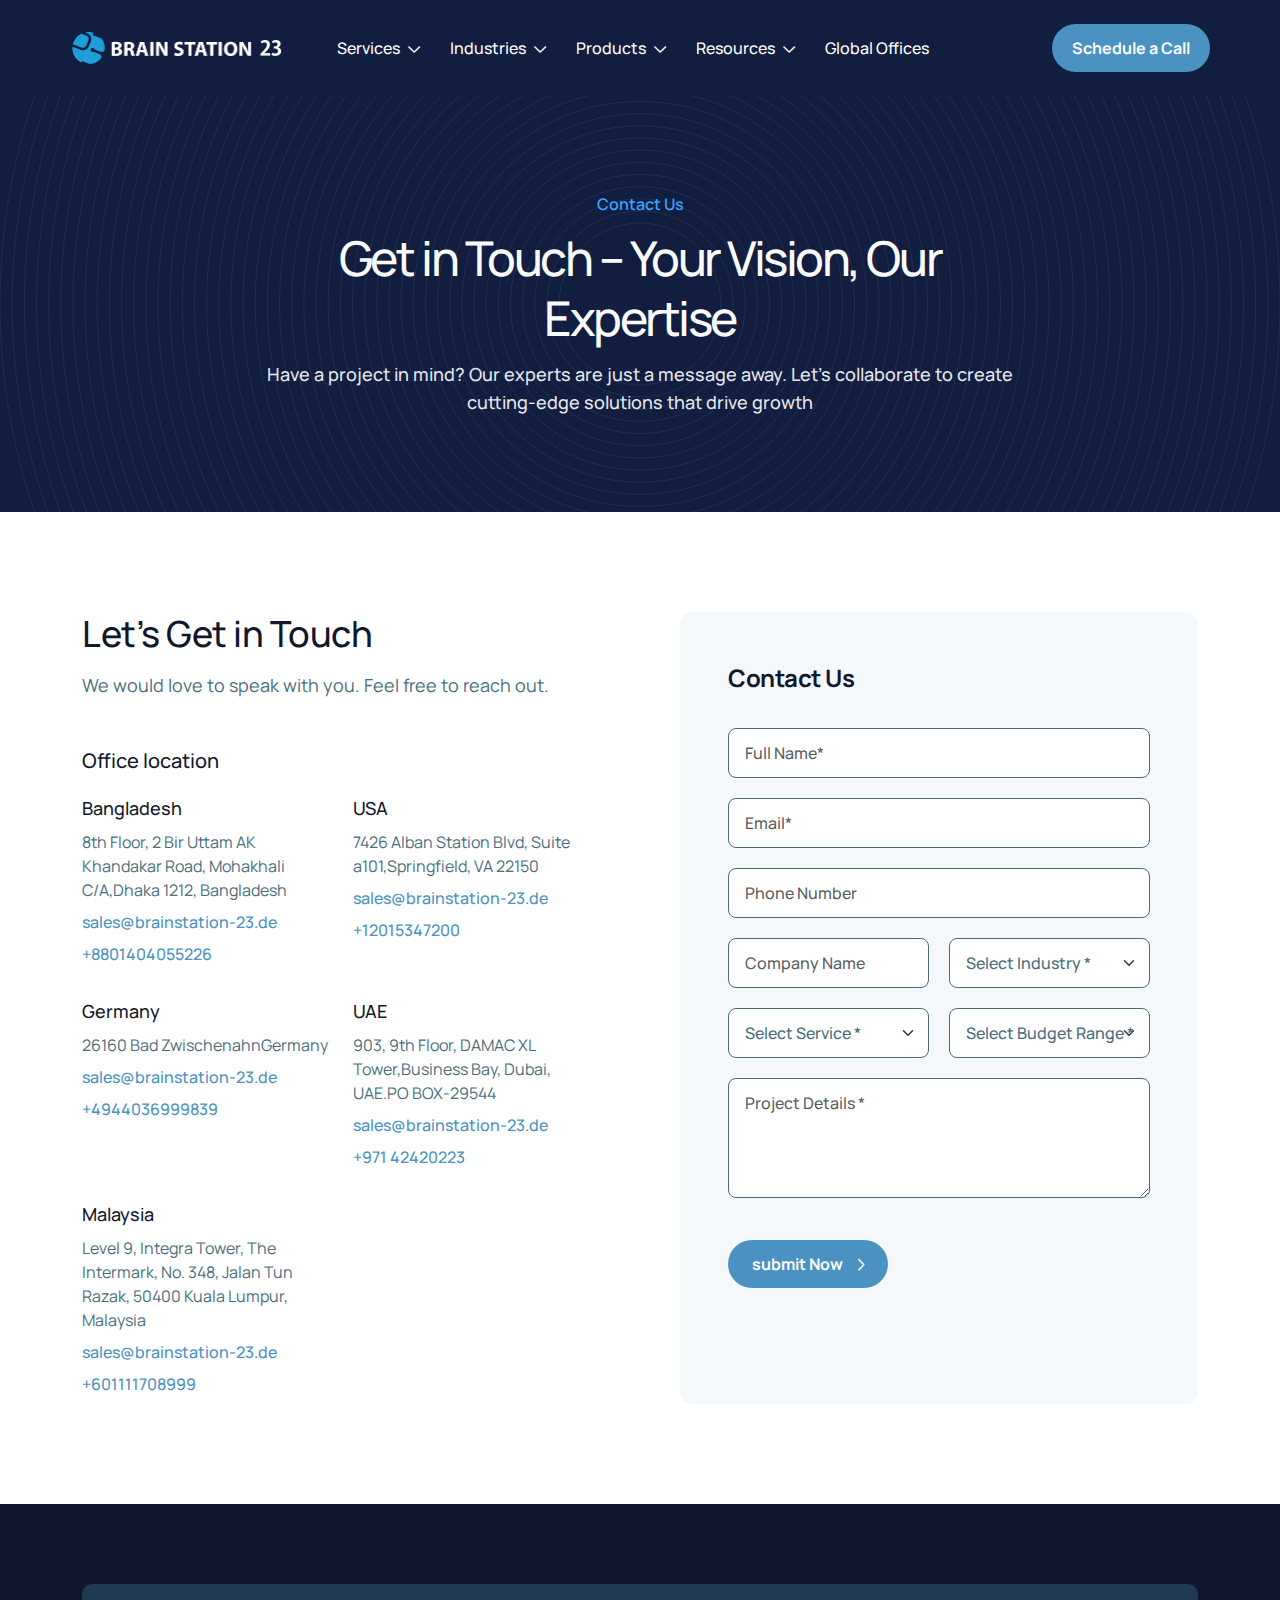
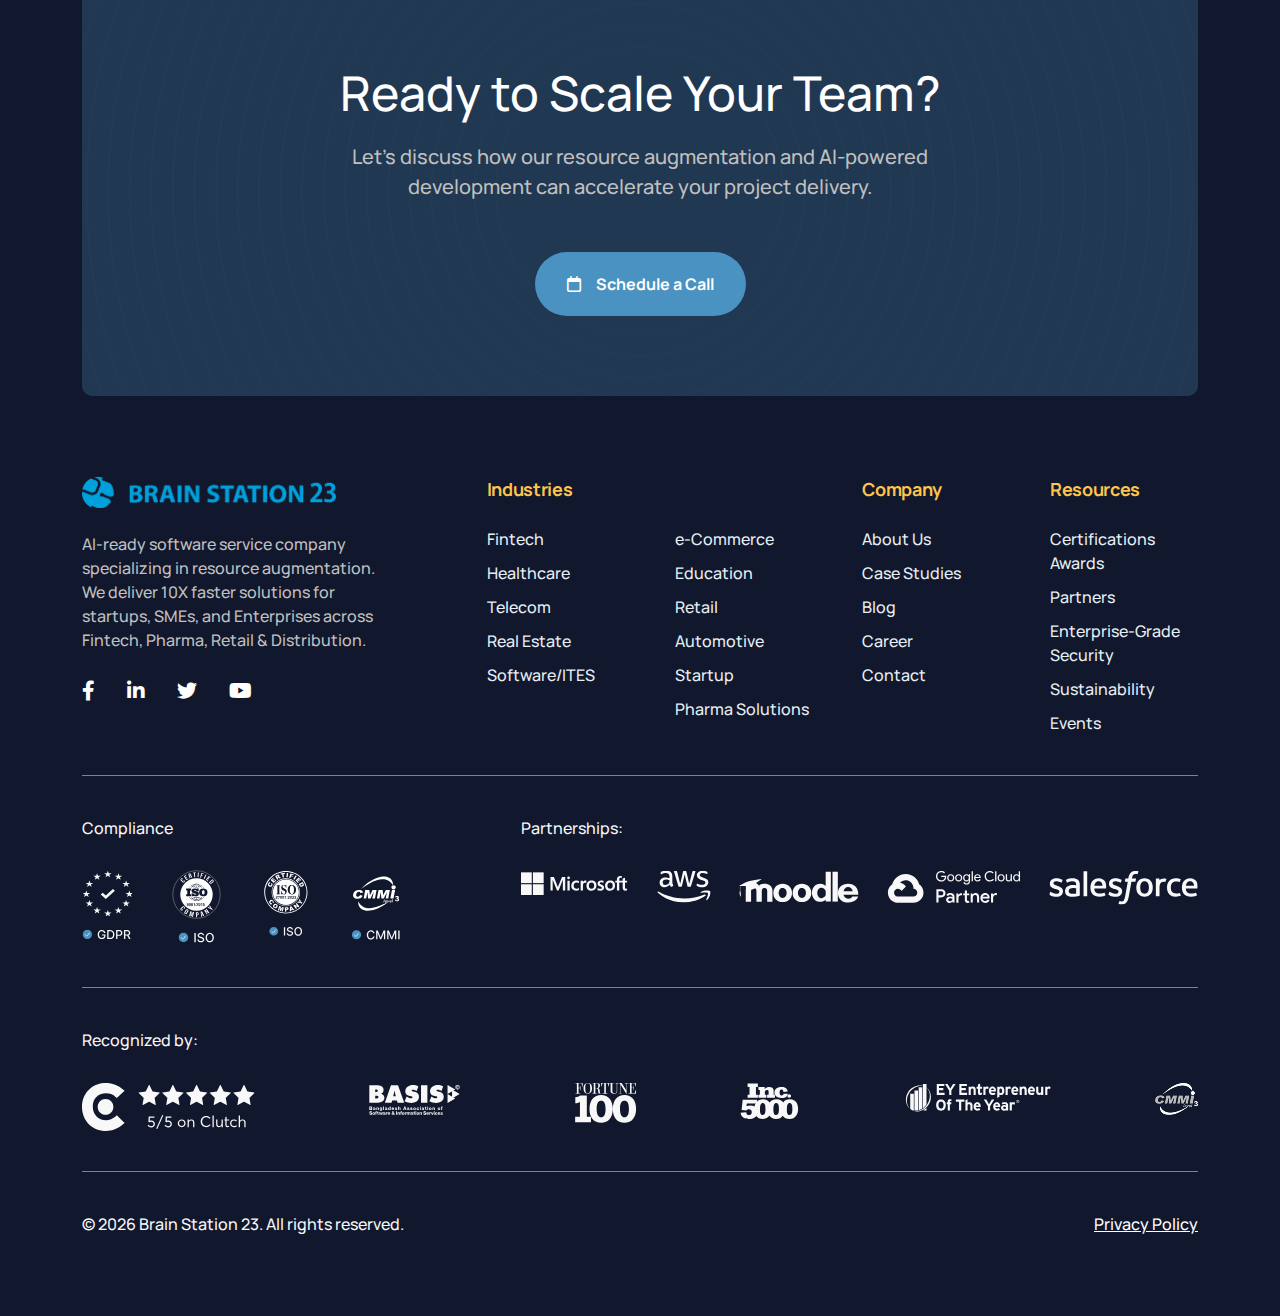
<file: contact.html>
<!DOCTYPE html>
<html lang="en">

<head>
  <meta charset="utf-8" />
  <meta name="viewport" content="width=device-width, initial-scale=1" />

  <!-- Link to the favicon -->
  <link rel="icon" href="assets/images/icon/favicon.png" type="image/x-icon" />

  <title>Brain station 23</title>
  <link rel="preconnect" href="https://fonts.googleapis.com">
  <link rel="preconnect" href="https://fonts.gstatic.com" crossorigin>
  <link
    href="https://fonts.googleapis.com/css2?family=Karla:ital,wght@0,200..800;1,200..800&family=Manrope:wght@200..800&display=swap"
    rel="stylesheet">
  <link rel="stylesheet" href="assets/css/bootstrap.min.css" />
  <link rel="stylesheet" href="assets/css/fontawesome/fontawesome-pro.min.css" />
  <link rel="stylesheet" href="assets/css/swiper-bundle.css" />
  <link rel="stylesheet" href="assets/css/magnific-popup.css" />
  <link rel="stylesheet" href="assets/css/nice-select.css" />
  <link rel="stylesheet" href="assets/css/scss/style.css" />
  <link rel="stylesheet" href="assets/css/scss/responsive.css" />
</head>

<body>
  <header>
    <div class="main-header" id="main-header">
      <div class="container px-0">
        <div class="header-flex">
          <div class="logo-box">
            <a href="#">
              <img src="assets/images/Brain-Station-Logo.png" alt="" />
            </a>
          </div>
          <div class="main-header-items">
            <ul>
              <li>
                <a href="#">services <i class="fa-regular fa-chevron-down"></i></a>
                <div class="megamenu-panel">
                  <div class="left-box-parent w-25percent">
                    <div class="left-box-bg">
                      <h2>Collaboration Models</h2>
                      <p>AI-powered dev for 10X faster software delivery.</p>
                      <ul>
                        <li><a href="#">Staff Augmentation</a></li>
                        <li><a href="#">Managed Service</a></li>
                        <li><a href="#">Digital Transformation</a></li>
                        <li><a href="#">Technology Consulting</a></li>
                        <li><a href="#">MVP Development</a></li>
                      </ul>
                    </div>
                  </div>
                  <div class="right-box-parent w-75percent">
                    <div class="right-box-bg">
                      <div class="mega-right-upper">
                        <div class="right-xl-box">
                          <div class="menu-item-title">
                            <i class="fa-solid fa-square"></i>
                            TopServices
                          </div>
                          <div class="ul-columns">
                            <ul>
                              <li>
                                <a href="#">ML & AI Development</a>
                              </li>

                              <li>
                                <a href="#">Data Engineering</a>
                              </li>

                              <li>
                                <a href="#">Business Intelligence</a>
                              </li>

                              <li>
                                <a href="#">AR/VR Solutions</a>
                              </li>

                              <li>
                                <a href="#">Game Studio</a>
                              </li>

                              <li>
                                <a href="#">QA Testing & Automation</a>
                              </li>
                            </ul>
                            <ul>
                              <li>
                                <a href="#">LMS Development</a>
                              </li>
                              <li>
                                <a href="#">Web & Mobile App Development</a>
                              </li>
                              <li>
                                <a href="#">eCommerce Development</a>
                              </li>
                              <li>
                                <a href="#">Adobe Experience Manager</a>
                              </li>
                              <li>
                                <a href="#">SharePoint Services</a>
                              </li>
                            </ul>
                          </div>
                        </div>
                        <div class="right-sm-box">
                          <div class="menu-item-title">
                            <i class="fa-solid fa-square"></i>
                            Enterprise Focused
                          </div>
                          <ul>
                            <li><a href="#">Field Force Automation</a></li>
                            <li><a href="#">Banking Solutions</a></li>
                            <li><a href="#">Cloud Solutions</a></li>
                            <li><a href="#">Cyber Security</a></li>
                            <li><a href="#">ERP Development</a></li>
                            <li><a href="#">Backup Solutions</a></li>
                          </ul>
                        </div>
                      </div>
                      <div class="mega-right-lower">
                        <div class="all-service-btn">
                          <a href="#">
                            all services
                            <i class="fa-regular fa-arrow-right"></i>
                          </a>
                        </div>
                      </div>
                    </div>
                  </div>
                </div>
              </li>
              <li>
                <a href="#">industries <i class="fa-regular fa-chevron-down"></i></a>
              </li>
              <li>
                <a href="#">products <i class="fa-regular fa-chevron-down"></i></a>
              </li>
              <li>
                <a href="#">resources <i class="fa-regular fa-chevron-down"></i></a>
                <div class="megamenu-panel">
                  <div class="left-box-parent w-35percent">
                    <div class="left-box-bg">
                      <h2>About Brain Station 23</h2>
                      <p>
                        Founded in 2006, we are a global software company
                        powering digital transformation across industries.
                      </p>
                      <div class="megapanel-card">
                        <div class="card-flex">
                          <div class="image-box">
                            <img src="assets/images/home/megapanel-card.png" alt="" />
                          </div>
                          <div class="description-box">
                            <h3>
                              Brain Station 23's CEO promotes Bangladesh's
                              tech prowess at WEF 2025
                            </h3>
                            <a href="#">
                              About Us
                              <i class="fa-regular fa-chevron-right"></i></a>
                          </div>
                        </div>
                      </div>
                    </div>
                  </div>
                  <div class="right-box-parent w-65percent">
                    <div class="right-box-bg">
                      <div class="mega-right-upper">
                        <div class="right-xl-box">
                          <div class="menu-item-title">
                            <i class="fa-solid fa-square"></i>
                            TopServices
                          </div>
                          <div class="ul-columns">
                            <ul>
                              <li>
                                <a href="#">ML & AI Development</a>
                              </li>

                              <li>
                                <a href="#">Data Engineering</a>
                              </li>

                              <li>
                                <a href="#">Business Intelligence</a>
                              </li>

                              <li>
                                <a href="#">AR/VR Solutions</a>
                              </li>

                              <li>
                                <a href="#">Game Studio</a>
                              </li>

                              <li>
                                <a href="#">QA Testing & Automation</a>
                              </li>
                            </ul>
                            <ul>
                              <li>
                                <a href="#">LMS Development</a>
                              </li>
                              <li>
                                <a href="#">Web & Mobile App Development</a>
                              </li>
                              <li>
                                <a href="#">eCommerce Development</a>
                              </li>
                              <li>
                                <a href="#">Adobe Experience Manager</a>
                              </li>
                              <li>
                                <a href="#">SharePoint Services</a>
                              </li>
                            </ul>
                          </div>
                        </div>
                        <div class="right-sm-box">
                          <div class="menu-item-title">
                            <i class="fa-solid fa-square"></i>
                            Enterprise Focused
                          </div>
                          <ul>
                            <li><a href="#">Field Force Automation</a></li>
                            <li><a href="#">Banking Solutions</a></li>
                            <li><a href="#">Cloud Solutions</a></li>
                            <li><a href="#">Cyber Security</a></li>
                            <li><a href="#">ERP Development</a></li>
                            <li><a href="#">Backup Solutions</a></li>
                          </ul>
                        </div>
                      </div>
                      <div class="mega-right-lower">
                        <div class="all-service-btn">
                          <a href="#">
                            all services
                            <i class="fa-regular fa-arrow-right"></i>
                          </a>
                        </div>
                      </div>
                    </div>
                  </div>
                </div>
              </li>
              <li>
                <a href="#">global offices </a>
              </li>
            </ul>
          </div>
          <div class="schedule-call">
            <a href="#">Schedule a Call</a>
          </div>
          <div class="header-bar" id="header-bar">
            <span></span>
            <span></span>
            <span></span>
          </div>
        </div>
      </div>
      <div class="sidebar-area" id="targetElement">
        <div class="sidebar-inner-bg">

          <div class="sidebar-contents">


            <div class="mobile-menu-items">
              <ul>
                <li>
                  <a href="#">Services
                    <span class="arrow_icon">
                      <i class="fa-regular fa-chevron-down"></i>
                    </span>
                  </a>
                  <ul>
                    <li>
                      <a href="#">Collaboration Model
                        <span class="arrow_icon">
                          <i class="fa-regular fa-chevron-down"></i>
                        </span>
                      </a>
                      <ul>
                        <li><a href="#">Staff Augmentation</a></li>
                        <li><a href="#">Managed Services</a></li>
                        <li><a href="#">Digital Transformation</a></li>
                        <li><a href="#">Technology Consulting</a></li>
                        <li><a href="#">MVP Development</a></li>
                      </ul>
                    </li>
                    <li>
                      <a href="#">Top Services
                        <span class="arrow_icon">
                          <i class="fa-regular fa-chevron-down"></i>
                        </span>
                      </a>
                      <ul>
                        <li><a href="#">ML & AI Development</a></li>
                        <li><a href="#">Data Engineering</a></li>
                        <li><a href="#">Business Intelligence</a></li>
                        <li><a href="#">AR/VR Solutions</a></li>
                        <li><a href="#">Game Studio</a></li>
                        <li><a href="#">QA Testing & Automation</a></li>
                        <li><a href="#">LMS Development</a></li>
                        <li><a href="#">Web & Mobile App Development</a></li>
                        <li><a href="#">eCommerce Development</a></li>
                        <li><a href="#">Adobe Experience Manager</a></li>
                        <li><a href="#">SharePoint Services</a></li>
                      </ul>
                    </li>
                    <li>
                      <a href="#">Enterprise Focused
                        <span class="arrow_icon">
                          <i class="fa-regular fa-chevron-down"></i>
                        </span>
                      </a>
                      <ul>
                        <li><a href="#">Field Force Automation</a></li>
                        <li><a href="#">Banking Solution</a></li>
                        <li><a href="#">Cloud Solutions</a></li>
                        <li><a href="#">Cyber Security</a></li>
                        <li><a href="#">ERP Development</a></li>
                        <li><a href="#">Backup Solutions</a></li>
                      </ul>
                    </li>
                  </ul>
                </li>

                <li>
                  <a href="#">Industries
                    <span class="arrow_icon">
                      <i class="fa-regular fa-chevron-down"></i>
                    </span>
                  </a>
                  <ul>
                    <li><a href="#">Fintech</a></li>
                    <li><a href="#">Pharma</a></li>
                    <li><a href="#">Telecom</a></li>
                    <li><a href="#">Real Estate</a></li>
                    <li><a href="#">Software/ITES</a></li>
                    <li><a href="#">e-Commerce</a></li>
                    <li><a href="#">Education</a></li>
                    <li><a href="#">Retail</a></li>
                    <li><a href="#">Automotive</a></li>
                    <li><a href="#">Startup</a></li>
                    <li><a href="#">Non Profit</a></li>
                  </ul>
                </li>

                <li>
                  <a href="#">Products
                    <span class="arrow_icon">
                      <i class="fa-regular fa-chevron-down"></i>
                    </span>
                  </a>
                  <ul>
                    <li>
                      <a href="#">Fintech
                        <span class="arrow_icon">
                          <i class="fa-regular fa-chevron-down"></i>
                        </span>
                      </a>
                      <ul>
                        <li><a href="#">Digital Banking Software</a></li>
                        <li><a href="#">E-wallet Software</a></li>
                        <li><a href="#">Digital Lending & Credit</a></li>
                        <li><a href="#">Real Estate & Mortgage</a></li>
                        <li><a href="#">Wealth & Asset Management</a></li>
                        <li><a href="#">Trading & Stock Market</a></li>
                        <li><a href="#">Insurance Tech</a></li>
                      </ul>
                    </li>
                    <li>
                      <a href="#">Healthcare
                        <span class="arrow_icon">
                          <i class="fa-regular fa-chevron-down"></i>
                        </span>
                      </a>
                      <ul>
                        <li><a href="#">Omnizia</a></li>
                        <li><a href="#">Time2Publish</a></li>
                      </ul>
                    </li>
                  </ul>
                </li>

                <li>
                  <a href="#">Resources
                    <span class="arrow_icon">
                      <i class="fa-regular fa-chevron-down"></i>
                    </span>
                  </a>
                  <ul>
                    <li>
                      <a href="#">Inside Brain Station 23
                        <span class="arrow_icon">
                          <i class="fa-regular fa-chevron-down"></i>
                        </span>
                      </a>
                      <ul>
                        <li><a href="#">About Us</a></li>
                        <li><a href="#">Blog</a></li>
                        <li><a href="#">Case Studies</a></li>
                        <li><a href="#">Career</a></li>
                        <li><a href="#">Contact</a></li>
                        <li><a href="#">Our Resources</a></li>
                        <li><a href="#">Investor Relations</a></li>
                      </ul>
                    </li>
                    <li>
                      <a href="#">Recognitions

                        <span class="arrow_icon">
                          <i class="fa-regular fa-chevron-down"></i>
                        </span>
                      </a>
                      <ul>
                        <li><a href="#">Partners</a></li>
                        <li><a href="#">Enterprise-Grade Security</a></li>
                        <li><a href="#">Sustainability</a></li>
                        <li><a href="#">Events</a></li>
                        <li><a href="#">Join as Partner</a></li>
                      </ul>
                    </li>
                  </ul>
                </li>

                <li>
                  <a href="#">Global Offices</a>
                </li>
              </ul>

            </div>
          </div>
        </div>
      </div>
    </div>
  </header>

  <main>
    <section class="common-banner-main">
      <div class="container">
        <div class="row">
          <div class="col-xs-12 col-sm-12 col-md-12 col-lg-12">
            <div class="contents-parent">
              <h5>Contact Us</h5>
              <h1>Get in Touch – Your Vision, Our Expertise</h1>
              <p>Have a project in mind? Our experts are just a message away. Let’s collaborate to create cutting-edge
                solutions that drive growth</p>
            </div>
          </div>
        </div>
      </div>
    </section>

    <section class="contact-main">
      <div class="container">
        <div class="row">
          <div class="col-xs-12 col-sm-12 col-md-12 col-lg-12">
            <div class="contact-flex-parent">
              <div class="left-box">
                <div class="title-box">
                  <h2>Let’s Get in Touch</h2>
                  <p>We would love to speak with you. Feel free to reach out.</p>
                </div>
                <div class="office-location">Office location</div>
                <div class="location-flex">
                  <div class="single-box">
                    <h4>Bangladesh</h4>
                    <p>8th Floor, 2 Bir Uttam AK Khandakar Road, Mohakhali C/A,Dhaka 1212, Bangladesh</p>
                    <a href="mailto:sales@brainstation-23.de">sales@brainstation-23.de</a>
                    <a href="tel:+8801404055226">+8801404055226</a>

                  </div>
                  <div class="single-box">
                    <h4>USA</h4>
                    <p>7426 Alban Station Blvd, Suite a101,Springfield, VA 22150 </p>
                    <a href="mailto:sales@brainstation-23.de">sales@brainstation-23.de</a>
                    <a href="tel:+12015347200">+12015347200</a>

                  </div>
                  <div class="single-box">
                    <h4>Germany</h4>
                    <p>26160 Bad ZwischenahnGermany </p>
                    <a href="mailto:sales@brainstation-23.de">sales@brainstation-23.de</a>
                    <a href="tel:+4944036999839">+4944036999839</a>

                  </div>
                  <div class="single-box">
                    <h4>UAE</h4>
                    <p>903, 9th Floor, DAMAC XL Tower,Business Bay, Dubai, UAE.PO BOX-29544</p>
                    <a href="mailto:sales@brainstation-23.de">sales@brainstation-23.de</a>
                    <a href="tel:+971 42420223">+971 42420223</a>

                  </div>
                  <div class="single-box">
                    <h4>Malaysia</h4>
                    <p>Level 9, Integra Tower, The Intermark, No. 348, Jalan Tun Razak, 50400 Kuala Lumpur, Malaysia
                    </p>
                    <a href="mailto:sales@brainstation-23.de">sales@brainstation-23.de</a>
                    <a href="tel:+601111708999">+601111708999</a>
                  </div>
                </div>
              </div>
              <div class="right-box">
                <div class="contact-form">
                  <h4>Contact Us</h4>
                  <form action="#">
                    <div class="form-group">
                      <input type="text" class="form-control" placeholder="Full Name*" />
                    </div>
                    <div class="form-group">
                      <input type="email" class="form-control" placeholder="Email*" />
                    </div>
                    <div class="form-group">
                      <input type="text" class="form-control" placeholder="Phone Number" />
                    </div>
                    <div class="form-grid">
                      <div class="form-group">
                        <input type="email" class="form-control" placeholder="Company Name" />
                      </div>
                      <div class="form-group">
                        <select class="form-select" aria-label="Default select example">
                          <option selected>Select Industry *</option>
                          <option value="1">One</option>
                          <option value="2">Two</option>
                          <option value="3">Three</option>
                        </select>
                      </div>
                      <div class="form-group">
                        <select class="form-select" aria-label="Default select example">
                          <option selected>Select Service *</option>
                          <option value="1">One</option>
                          <option value="2">Two</option>
                          <option value="3">Three</option>
                        </select>
                      </div>
                      <div class="form-group">
                        <select class="form-select" aria-label="Default select example">
                          <option selected>Select Budget Range *</option>
                          <option value="1">One</option>
                          <option value="2">Two</option>
                          <option value="3">Three</option>
                        </select>
                      </div>
                    </div>
                    <div class="form-group">
                      <textarea class="form-control" placeholder="Project Details *" id=""></textarea>

                    </div>
                    <button class="btn contact-from-button"> submit Now
                      <i class="fa-regular fa-chevron-right"></i>
                    </button>
                  </form>
                </div>
              </div>
            </div>
          </div>
        </div>
      </div>

    </section>

  </main>

  <!-- footer section start  -->
  <footer>
    <div class="footer-main">
      <div class="container">
        <div class="row">
          <div class="col-xs-12 col-sm-12 col-md-12 col-lg-12">
            <div class="footer-top-box" data-background="./assets/images/home/footer-shape.webp">
              <div class="contents">
                <h4>Ready to Scale Your Team?</h4>
                <p>
                  Let’s discuss how our resource augmentation and AI-powered
                  <br />
                  development can accelerate your project delivery.
                </p>
                <a href="#" class="common-btn">
                  <i class="fa-regular fa-calendar"></i>
                  Schedule a Call
                </a>
              </div>
            </div>
          </div>
        </div>
        <div class="row">
          <div class="col-xs-12 col-sm-12 col-md-12 col-lg-12">
            <div class="footer-items-parent">
              <div class="left-box">
                <div class="footer-logo">
                  <a href="#">
                    <img src="assets/images/footer-logo.png" alt="" />
                  </a>
                </div>
                <div class="footer-logo-description">
                  <p>
                    AI-ready software service company specializing in
                    resource augmentation. We deliver 10X faster solutions
                    for startups, SMEs, and Enterprises across Fintech,
                    Pharma, Retail & Distribution.
                  </p>
                </div>
                <div class="footer-social">
                  <ul>
                    <li>
                      <a href="#" target="_blank">
                        <i class="fa-brands fa-facebook-f"></i>
                      </a>
                    </li>
                    <li>
                      <a href="#" target="_blank">
                        <i class="fa-brands fa-linkedin-in"></i>
                      </a>
                    </li>
                    <li>
                      <a href="#" target="_blank">
                        <i class="fa-brands fa-twitter"></i>
                      </a>
                    </li>
                    <li>
                      <a href="#" target="_blank">
                        <i class="fa-brands fa-youtube"></i>
                      </a>
                    </li>
                  </ul>
                </div>
              </div>
              <div class="right-box">
                <div class="single-link-wrapper">
                  <div class="title">Industries​</div>
                  <ul>
                    <li><a href="#">Fintech</a></li>
                    <li><a href="#">Healthcare</a></li>
                    <li><a href="#">Telecom</a></li>
                    <li><a href="#">Real Estate</a></li>
                    <li><a href="#">Software/ITES</a></li>
                  </ul>
                </div>
                <div class="single-link-wrapper">
                  <div class="title opacity-0">Industries​</div>
                  <ul>
                    <li><a href="#">e-Commerce</a></li>
                    <li><a href="#">Education</a></li>
                    <li><a href="#">Retail</a></li>
                    <li><a href="#">Automotive</a></li>
                    <li><a href="#">Startup</a></li>
                    <li><a href="#">Pharma Solutions</a></li>
                  </ul>
                </div>
                <div class="single-link-wrapper">
                  <div class="title">Company</div>
                  <ul>
                    <li><a href="#">About Us</a></li>
                    <li><a href="#">Case Studies</a></li>
                    <li><a href="#">Blog</a></li>
                    <li><a href="#">Career</a></li>
                    <li><a href="#">Contact</a></li>
                  </ul>
                </div>
                <div class="single-link-wrapper">
                  <div class="title">Resources</div>
                  <ul>
                    <li><a href="#">Certifications Awards</a></li>
                    <li><a href="#">Partners</a></li>
                    <li><a href="#">Enterprise-Grade Security</a></li>
                    <li><a href="#">Sustainability</a></li>
                    <li><a href="#">Events</a></li>
                  </ul>
                </div>
              </div>
            </div>
          </div>
        </div>
        <div class="row">
          <div class="col-xs-12 col-sm-12 col-md-12 col-lg-12">
            <div class="compliance-flex-parent">
              <div class="left-box">
                <div class="compliance-title">Compliance</div>

                <div class="single-logo-flex">
                  <div class="single-logo-box">
                    <img src="assets/images/home/c1.svg" alt="" />
                  </div>
                  <div class="single-logo-box">
                    <img src="assets/images/home/c2.svg" alt="" />
                  </div>
                  <div class="single-logo-box">
                    <img src="assets/images/home/c3.svg" alt="" />
                  </div>
                  <div class="single-logo-box">
                    <img src="assets/images/home/c4.svg" alt="" />
                  </div>
                </div>
              </div>
              <div class="right-box">
                <div class="compliance-title">Partnerships:</div>
                <div class="single-logo-flex">
                  <div class="single-logo-box">
                    <img src="assets/images/home/p1.svg" alt="" />
                  </div>
                  <div class="single-logo-box">
                    <img src="assets/images/home/p2.svg" alt="" />
                  </div>
                  <div class="single-logo-box">
                    <img src="assets/images/home/p3.svg" alt="" />
                  </div>
                  <div class="single-logo-box">
                    <img src="assets/images/home/p4.svg" alt="" />
                  </div>
                  <div class="single-logo-box">
                    <img src="assets/images/home/p5.svg" alt="" />
                  </div>
                </div>
              </div>
            </div>
          </div>
        </div>
        <div class="row">
          <div class="col-xs-12 col-sm-12 col-md-12 col-lg-12">
            <div class="compliance-flex-parent recognizedby">
              <div class="right-box">
                <div class="compliance-title">Recognized by:</div>
                <div class="single-logo-flex">
                  <div class="single-logo-box">
                    <img src="assets/images/home/r1.svg" alt="" />
                  </div>
                  <div class="single-logo-box">
                    <img src="assets/images/home/r2.svg" alt="" />
                  </div>
                  <div class="single-logo-box">
                    <img src="assets/images/home/r3.svg" alt="" />
                  </div>
                  <div class="single-logo-box">
                    <img src="assets/images/home/r4.svg" alt="" />
                  </div>
                  <div class="single-logo-box">
                    <img src="assets/images/home/r5.svg" alt="" />
                  </div>
                  <div class="single-logo-box">
                    <img src="assets/images/home/r6.png" alt="" />
                  </div>
                </div>
              </div>
            </div>
          </div>
        </div>
        <div class="row">
          <div class="col-xs-12 col-sm-12 col-md-12 col-lg-12">
            <div class="compliance-flex-parent copyright">
              <div class="left-box">
                <div class="compliance-title">
                  © <span id="autoyear"></span> Brain Station 23. All rights
                  reserved.
                </div>
              </div>
              <div class="right-box">
                <div class="compliance-title">
                  <a href="#">Privacy Policy</a>
                </div>
              </div>
            </div>
          </div>
        </div>
      </div>
    </div>
  </footer>
  <!-- footer section ends  -->
  <script src="assets/js/jquery-3.7.1.min.js"></script>
  <script src="assets/js/popper.min.js"></script>
  <script src="assets/js/bootstrap.min.js"></script>
  <script src="assets/js/swiper-bundle.js"></script>
  <script src="assets/js/magnific-popup.min.js"></script>
  <script src="assets/js/jquery.nice-select.min.js"></script>
  <script src="assets/js/isotope.pkgd.min.js"></script>
  <script src="assets/js/main.js"></script>
</body>

</html>
</file>
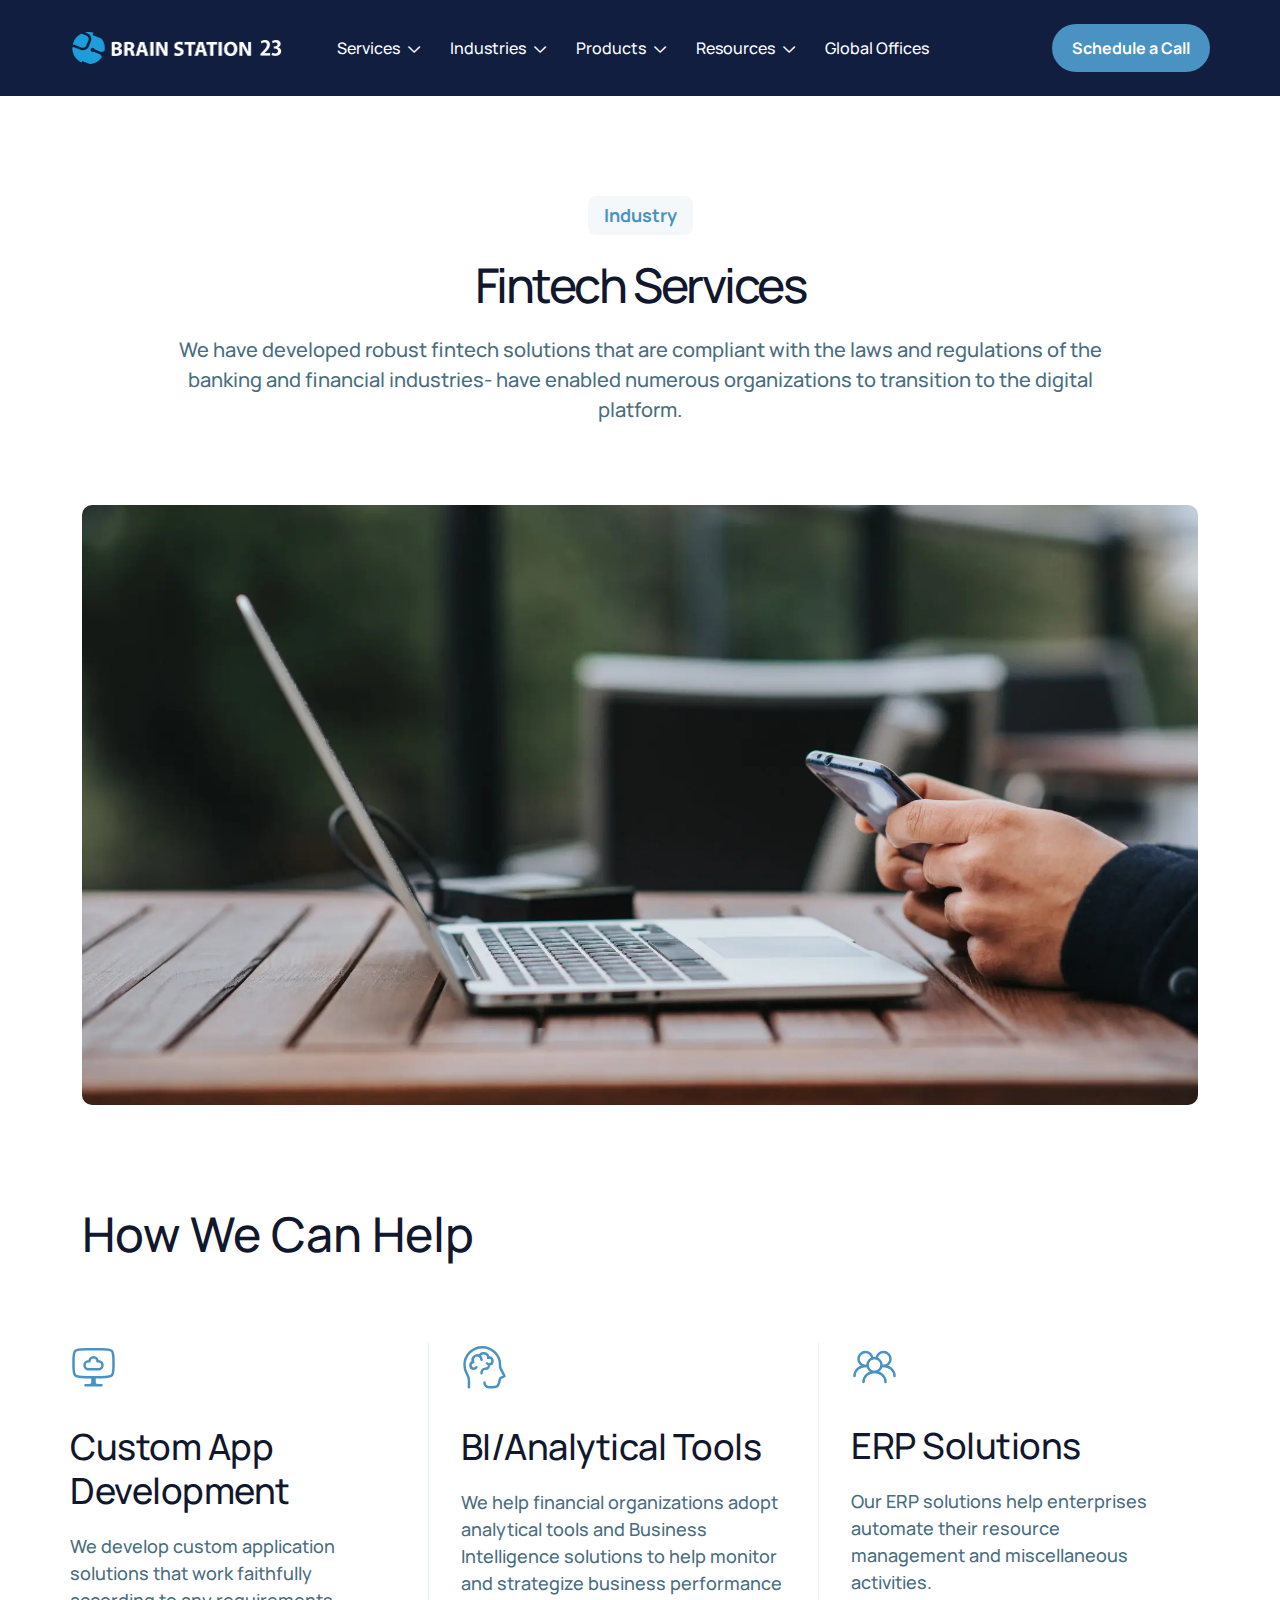
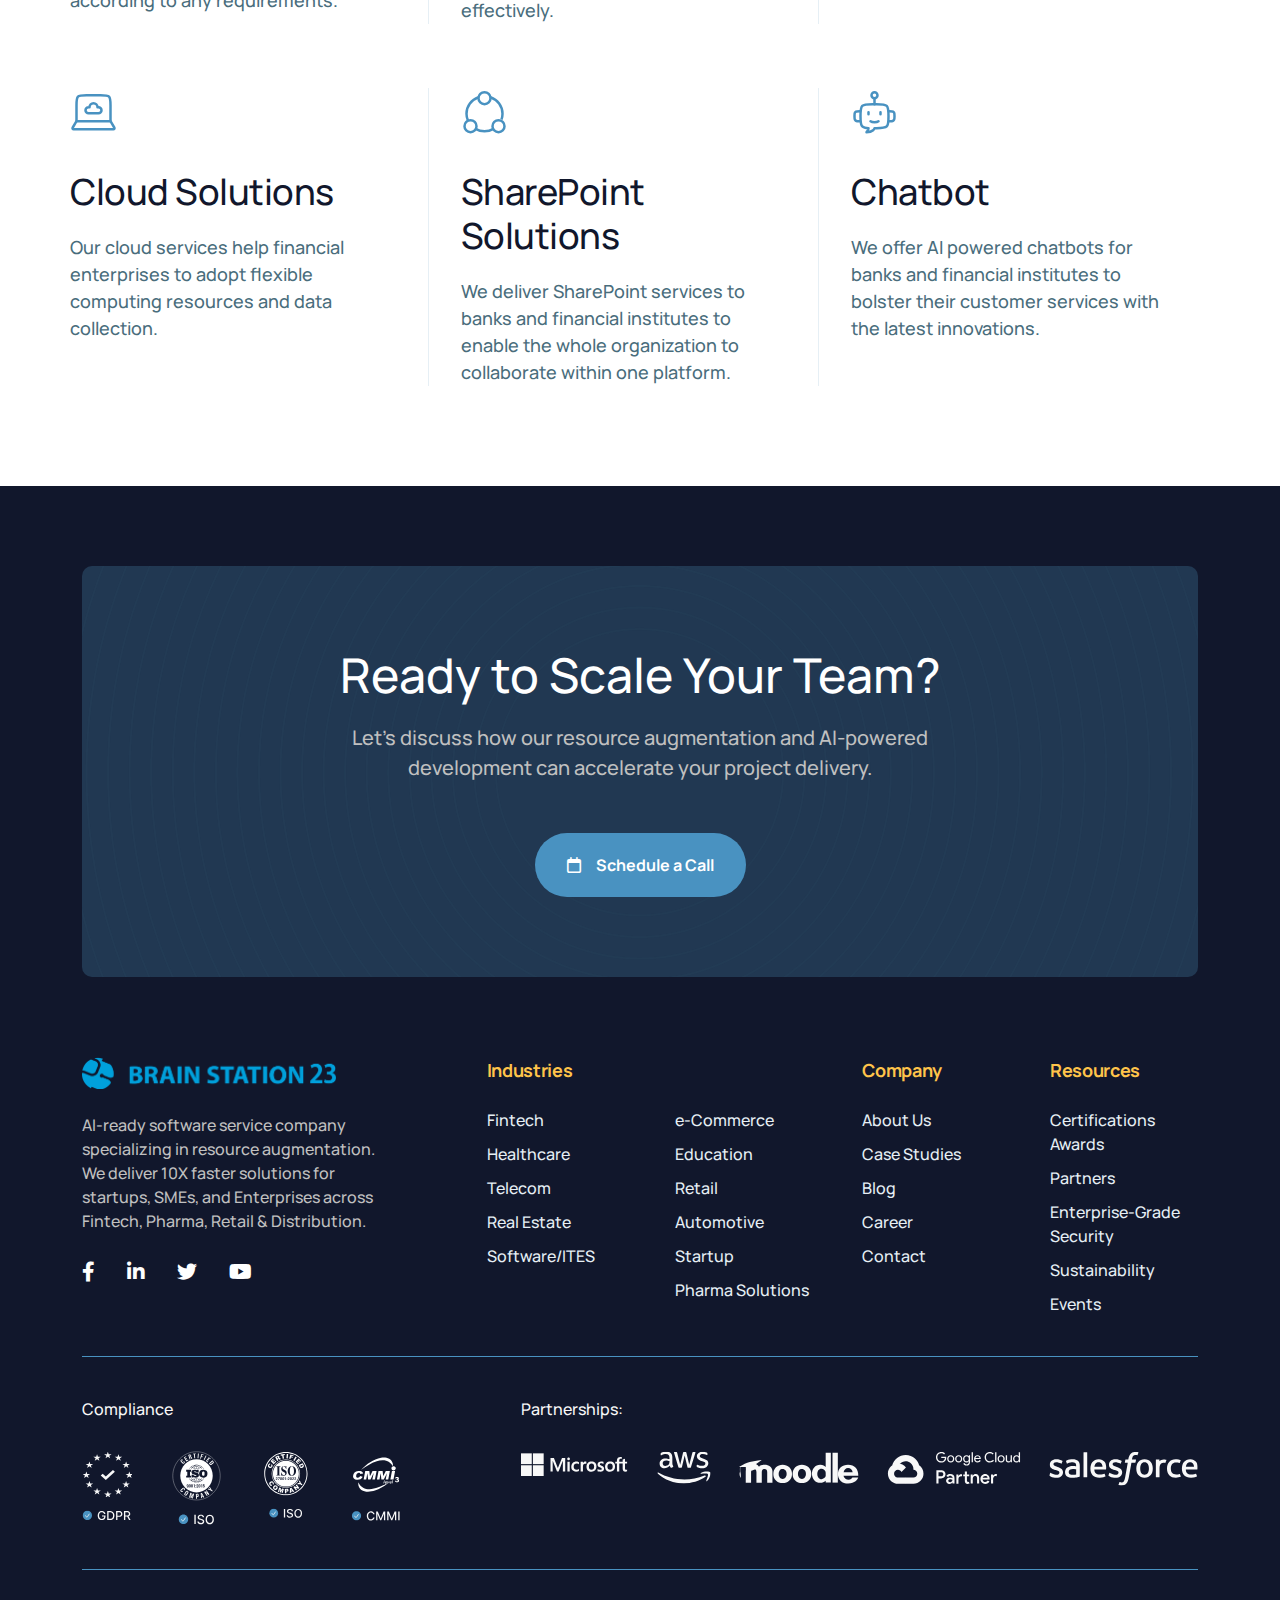
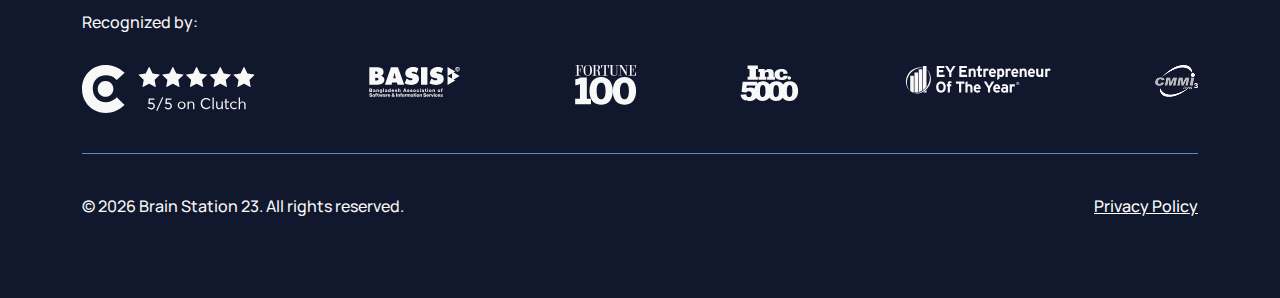
<file: fintech.html>
<!DOCTYPE html>
<html lang="en">

<head>
  <meta charset="utf-8" />
  <meta name="viewport" content="width=device-width, initial-scale=1" />

  <!-- Link to the favicon -->
  <link rel="icon" href="assets/images/icon/favicon.png" type="image/x-icon" />

  <title>Brain station 23</title>
  <link rel="preconnect" href="https://fonts.googleapis.com">
  <link rel="preconnect" href="https://fonts.gstatic.com" crossorigin>
  <link
    href="https://fonts.googleapis.com/css2?family=Karla:ital,wght@0,200..800;1,200..800&family=Manrope:wght@200..800&display=swap"
    rel="stylesheet">
  <link rel="stylesheet" href="assets/css/bootstrap.min.css" />
  <link rel="stylesheet" href="assets/css/fontawesome/fontawesome-pro.min.css" />
  <link rel="stylesheet" href="assets/css/swiper-bundle.css" />
  <link rel="stylesheet" href="assets/css/magnific-popup.css" />
  <link rel="stylesheet" href="assets/css/nice-select.css" />
  <link rel="stylesheet" href="assets/css/scss/style.css" />
  <link rel="stylesheet" href="assets/css/scss/responsive.css" />
</head>

<body>
  <header>
    <div class="main-header" id="main-header">
      <div class="container px-0">
        <div class="header-flex">
          <div class="logo-box">
            <a href="#">
              <img src="assets/images/Brain-Station-Logo.png" alt="" />
            </a>
          </div>
          <div class="main-header-items">
            <ul>
              <li>
                <a href="#">services <i class="fa-regular fa-chevron-down"></i></a>
                <div class="megamenu-panel">
                  <div class="left-box-parent w-25percent">
                    <div class="left-box-bg">
                      <h2>Collaboration Models</h2>
                      <p>AI-powered dev for 10X faster software delivery.</p>
                      <ul>
                        <li><a href="#">Staff Augmentation</a></li>
                        <li><a href="#">Managed Service</a></li>
                        <li><a href="#">Digital Transformation</a></li>
                        <li><a href="#">Technology Consulting</a></li>
                        <li><a href="#">MVP Development</a></li>
                      </ul>
                    </div>
                  </div>
                  <div class="right-box-parent w-75percent">
                    <div class="right-box-bg">
                      <div class="mega-right-upper">
                        <div class="right-xl-box">
                          <div class="menu-item-title">
                            <i class="fa-solid fa-square"></i>
                            TopServices
                          </div>
                          <div class="ul-columns">
                            <ul>
                              <li>
                                <a href="#">ML & AI Development</a>
                              </li>

                              <li>
                                <a href="#">Data Engineering</a>
                              </li>

                              <li>
                                <a href="#">Business Intelligence</a>
                              </li>

                              <li>
                                <a href="#">AR/VR Solutions</a>
                              </li>

                              <li>
                                <a href="#">Game Studio</a>
                              </li>

                              <li>
                                <a href="#">QA Testing & Automation</a>
                              </li>
                            </ul>
                            <ul>
                              <li>
                                <a href="#">LMS Development</a>
                              </li>
                              <li>
                                <a href="#">Web & Mobile App Development</a>
                              </li>
                              <li>
                                <a href="#">eCommerce Development</a>
                              </li>
                              <li>
                                <a href="#">Adobe Experience Manager</a>
                              </li>
                              <li>
                                <a href="#">SharePoint Services</a>
                              </li>
                            </ul>
                          </div>
                        </div>
                        <div class="right-sm-box">
                          <div class="menu-item-title">
                            <i class="fa-solid fa-square"></i>
                            Enterprise Focused
                          </div>
                          <ul>
                            <li><a href="#">Field Force Automation</a></li>
                            <li><a href="#">Banking Solutions</a></li>
                            <li><a href="#">Cloud Solutions</a></li>
                            <li><a href="#">Cyber Security</a></li>
                            <li><a href="#">ERP Development</a></li>
                            <li><a href="#">Backup Solutions</a></li>
                          </ul>
                        </div>
                      </div>
                      <div class="mega-right-lower">
                        <div class="all-service-btn">
                          <a href="#">
                            all services
                            <i class="fa-regular fa-arrow-right"></i>
                          </a>
                        </div>
                      </div>
                    </div>
                  </div>
                </div>
              </li>
              <li>
                <a href="#">industries <i class="fa-regular fa-chevron-down"></i></a>
              </li>
              <li>
                <a href="#">products <i class="fa-regular fa-chevron-down"></i></a>
              </li>
              <li>
                <a href="#">resources <i class="fa-regular fa-chevron-down"></i></a>
                <div class="megamenu-panel">
                  <div class="left-box-parent w-35percent">
                    <div class="left-box-bg">
                      <h2>About Brain Station 23</h2>
                      <p>
                        Founded in 2006, we are a global software company
                        powering digital transformation across industries.
                      </p>
                      <div class="megapanel-card">
                        <div class="card-flex">
                          <div class="image-box">
                            <img src="assets/images/home/megapanel-card.png" alt="" />
                          </div>
                          <div class="description-box">
                            <h3>
                              Brain Station 23's CEO promotes Bangladesh's
                              tech prowess at WEF 2025
                            </h3>
                            <a href="#">
                              About Us
                              <i class="fa-regular fa-chevron-right"></i></a>
                          </div>
                        </div>
                      </div>
                    </div>
                  </div>
                  <div class="right-box-parent w-65percent">
                    <div class="right-box-bg">
                      <div class="mega-right-upper">
                        <div class="right-xl-box">
                          <div class="menu-item-title">
                            <i class="fa-solid fa-square"></i>
                            TopServices
                          </div>
                          <div class="ul-columns">
                            <ul>
                              <li>
                                <a href="#">ML & AI Development</a>
                              </li>

                              <li>
                                <a href="#">Data Engineering</a>
                              </li>

                              <li>
                                <a href="#">Business Intelligence</a>
                              </li>

                              <li>
                                <a href="#">AR/VR Solutions</a>
                              </li>

                              <li>
                                <a href="#">Game Studio</a>
                              </li>

                              <li>
                                <a href="#">QA Testing & Automation</a>
                              </li>
                            </ul>
                            <ul>
                              <li>
                                <a href="#">LMS Development</a>
                              </li>
                              <li>
                                <a href="#">Web & Mobile App Development</a>
                              </li>
                              <li>
                                <a href="#">eCommerce Development</a>
                              </li>
                              <li>
                                <a href="#">Adobe Experience Manager</a>
                              </li>
                              <li>
                                <a href="#">SharePoint Services</a>
                              </li>
                            </ul>
                          </div>
                        </div>
                        <div class="right-sm-box">
                          <div class="menu-item-title">
                            <i class="fa-solid fa-square"></i>
                            Enterprise Focused
                          </div>
                          <ul>
                            <li><a href="#">Field Force Automation</a></li>
                            <li><a href="#">Banking Solutions</a></li>
                            <li><a href="#">Cloud Solutions</a></li>
                            <li><a href="#">Cyber Security</a></li>
                            <li><a href="#">ERP Development</a></li>
                            <li><a href="#">Backup Solutions</a></li>
                          </ul>
                        </div>
                      </div>
                      <div class="mega-right-lower">
                        <div class="all-service-btn">
                          <a href="#">
                            all services
                            <i class="fa-regular fa-arrow-right"></i>
                          </a>
                        </div>
                      </div>
                    </div>
                  </div>
                </div>
              </li>
              <li>
                <a href="#">global offices </a>
              </li>
            </ul>
          </div>
          <div class="schedule-call">
            <a href="#">Schedule a Call</a>
          </div>
          <div class="header-bar" id="header-bar">
            <span></span>
            <span></span>
            <span></span>
          </div>
        </div>
      </div>
      <div class="sidebar-area" id="targetElement">
        <div class="sidebar-inner-bg">

          <div class="sidebar-contents">


            <div class="mobile-menu-items">
              <ul>
                <li>
                  <a href="#">Services
                    <span class="arrow_icon">
                      <i class="fa-regular fa-chevron-down"></i>
                    </span>
                  </a>
                  <ul>
                    <li>
                      <a href="#">Collaboration Model
                        <span class="arrow_icon">
                          <i class="fa-regular fa-chevron-down"></i>
                        </span>
                      </a>
                      <ul>
                        <li><a href="#">Staff Augmentation</a></li>
                        <li><a href="#">Managed Services</a></li>
                        <li><a href="#">Digital Transformation</a></li>
                        <li><a href="#">Technology Consulting</a></li>
                        <li><a href="#">MVP Development</a></li>
                      </ul>
                    </li>
                    <li>
                      <a href="#">Top Services
                        <span class="arrow_icon">
                          <i class="fa-regular fa-chevron-down"></i>
                        </span>
                      </a>
                      <ul>
                        <li><a href="#">ML & AI Development</a></li>
                        <li><a href="#">Data Engineering</a></li>
                        <li><a href="#">Business Intelligence</a></li>
                        <li><a href="#">AR/VR Solutions</a></li>
                        <li><a href="#">Game Studio</a></li>
                        <li><a href="#">QA Testing & Automation</a></li>
                        <li><a href="#">LMS Development</a></li>
                        <li><a href="#">Web & Mobile App Development</a></li>
                        <li><a href="#">eCommerce Development</a></li>
                        <li><a href="#">Adobe Experience Manager</a></li>
                        <li><a href="#">SharePoint Services</a></li>
                      </ul>
                    </li>
                    <li>
                      <a href="#">Enterprise Focused
                        <span class="arrow_icon">
                          <i class="fa-regular fa-chevron-down"></i>
                        </span>
                      </a>
                      <ul>
                        <li><a href="#">Field Force Automation</a></li>
                        <li><a href="#">Banking Solution</a></li>
                        <li><a href="#">Cloud Solutions</a></li>
                        <li><a href="#">Cyber Security</a></li>
                        <li><a href="#">ERP Development</a></li>
                        <li><a href="#">Backup Solutions</a></li>
                      </ul>
                    </li>
                  </ul>
                </li>

                <li>
                  <a href="#">Industries
                    <span class="arrow_icon">
                      <i class="fa-regular fa-chevron-down"></i>
                    </span>
                  </a>
                  <ul>
                    <li><a href="#">Fintech</a></li>
                    <li><a href="#">Pharma</a></li>
                    <li><a href="#">Telecom</a></li>
                    <li><a href="#">Real Estate</a></li>
                    <li><a href="#">Software/ITES</a></li>
                    <li><a href="#">e-Commerce</a></li>
                    <li><a href="#">Education</a></li>
                    <li><a href="#">Retail</a></li>
                    <li><a href="#">Automotive</a></li>
                    <li><a href="#">Startup</a></li>
                    <li><a href="#">Non Profit</a></li>
                  </ul>
                </li>

                <li>
                  <a href="#">Products
                    <span class="arrow_icon">
                      <i class="fa-regular fa-chevron-down"></i>
                    </span>
                  </a>
                  <ul>
                    <li>
                      <a href="#">Fintech
                        <span class="arrow_icon">
                          <i class="fa-regular fa-chevron-down"></i>
                        </span>
                      </a>
                      <ul>
                        <li><a href="#">Digital Banking Software</a></li>
                        <li><a href="#">E-wallet Software</a></li>
                        <li><a href="#">Digital Lending & Credit</a></li>
                        <li><a href="#">Real Estate & Mortgage</a></li>
                        <li><a href="#">Wealth & Asset Management</a></li>
                        <li><a href="#">Trading & Stock Market</a></li>
                        <li><a href="#">Insurance Tech</a></li>
                      </ul>
                    </li>
                    <li>
                      <a href="#">Healthcare
                        <span class="arrow_icon">
                          <i class="fa-regular fa-chevron-down"></i>
                        </span>
                      </a>
                      <ul>
                        <li><a href="#">Omnizia</a></li>
                        <li><a href="#">Time2Publish</a></li>
                      </ul>
                    </li>
                  </ul>
                </li>

                <li>
                  <a href="#">Resources
                    <span class="arrow_icon">
                      <i class="fa-regular fa-chevron-down"></i>
                    </span>
                  </a>
                  <ul>
                    <li>
                      <a href="#">Inside Brain Station 23
                        <span class="arrow_icon">
                          <i class="fa-regular fa-chevron-down"></i>
                        </span>
                      </a>
                      <ul>
                        <li><a href="#">About Us</a></li>
                        <li><a href="#">Blog</a></li>
                        <li><a href="#">Case Studies</a></li>
                        <li><a href="#">Career</a></li>
                        <li><a href="#">Contact</a></li>
                        <li><a href="#">Our Resources</a></li>
                        <li><a href="#">Investor Relations</a></li>
                      </ul>
                    </li>
                    <li>
                      <a href="#">Recognitions

                        <span class="arrow_icon">
                          <i class="fa-regular fa-chevron-down"></i>
                        </span>
                      </a>
                      <ul>
                        <li><a href="#">Partners</a></li>
                        <li><a href="#">Enterprise-Grade Security</a></li>
                        <li><a href="#">Sustainability</a></li>
                        <li><a href="#">Events</a></li>
                        <li><a href="#">Join as Partner</a></li>
                      </ul>
                    </li>
                  </ul>
                </li>

                <li>
                  <a href="#">Global Offices</a>
                </li>
              </ul>

            </div>
          </div>
        </div>
      </div>
    </div>
  </header>

  <main>

    <section class="fintech-banner-main">
      <div class="container">
        <div class="row">
          <div class="col-xs-12 col-sm-12 col-md-12 col-lg-12">
            <div class="banner-contents">
              <div class="tag">Industry</div>
              <h1>Fintech Services</h1>
              <p>We have developed robust fintech solutions that are compliant with the laws and regulations of the
                banking and financial industries- have enabled numerous organizations to transition to the digital
                platform.

              </p>
            </div>
            <div class="image-box">
              <img src="assets/images/fintech/banner.webp" alt="">
            </div>
          </div>
        </div>
      </div>
    </section>
    <!-- drive growth start here  -->

    <section class="drive-growth-main pt-0">
      <div class="container">
        <div class="row">
          <div class="col-xs-12 col-sm-12 col-md-12 col-lg-12">
            <div class="title-box">
              <h2>How We Can Help</h2>

            </div>
          </div>
        </div>
        <div class="row">
          <div class="col-xs-12 col-sm-12 col-md-12 col-lg-12 px-0">
            <div class="growth-grid-parent">
              <div class="single-grid">
                <div class="icon-box">
                  <img src="assets/images/icons/19.svg" alt="" />
                </div>
                <h4>Custom App Development</h4>
                <p>
                  We develop custom application solutions that work faithfully according to any requirements.
                </p>
              </div>
              <div class="single-grid">
                <div class="icon-box">
                  <img src="assets/images/icons/20.svg" alt="" />
                </div>
                <h4>BI/Analytical Tools</h4>
                <p>
                  We help financial organizations adopt analytical tools and Business Intelligence solutions to help
                  monitor and strategize business performance effectively.
                </p>
              </div>
              <div class="single-grid">
                <div class="icon-box">
                  <img src="assets/images/icons/6.svg" alt="" />
                </div>
                <h4>ERP Solutions</h4>
                <p>
                  Our ERP solutions help enterprises automate their resource management and miscellaneous activities.
                </p>
              </div>
              <div class="single-grid">
                <div class="icon-box">
                  <img src="assets/images/icons/21.svg" alt="" />
                </div>
                <h4>Cloud Solutions</h4>
                <p>
                  Our cloud services help financial enterprises to adopt flexible computing resources and data
                  collection.
                </p>
              </div>
              <div class="single-grid">
                <div class="icon-box">
                  <img src="assets/images/icons/22.svg" alt="" />
                </div>
                <h4>SharePoint Solutions</h4>
                <p>
                  We deliver SharePoint services to banks and financial institutes to enable the whole organization to
                  collaborate within one platform.
                </p>
              </div>
              <div class="single-grid">
                <div class="icon-box">
                  <img src="assets/images/icons/23.svg" alt="" />
                </div>
                <h4>Chatbot</h4>
                <p>
                  We offer AI powered chatbots for banks and financial institutes to bolster their customer services
                  with the latest innovations.


                </p>
              </div>
            </div>
          </div>
        </div>
      </div>
    </section>

    <!-- drive growth ends here  -->
  </main>
  <!-- footer section start  -->
  <footer>
    <div class="footer-main">
      <div class="container">
        <div class="row">
          <div class="col-xs-12 col-sm-12 col-md-12 col-lg-12">
            <div class="footer-top-box" data-background="./assets/images/home/footer-shape.webp">
              <div class="contents">
                <h4>Ready to Scale Your Team?</h4>
                <p>
                  Let’s discuss how our resource augmentation and AI-powered
                  <br />
                  development can accelerate your project delivery.
                </p>
                <a href="#" class="common-btn">
                  <i class="fa-regular fa-calendar"></i>
                  Schedule a Call
                </a>
              </div>
            </div>
          </div>
        </div>
        <div class="row">
          <div class="col-xs-12 col-sm-12 col-md-12 col-lg-12">
            <div class="footer-items-parent">
              <div class="left-box">
                <div class="footer-logo">
                  <a href="#">
                    <img src="assets/images/footer-logo.png" alt="" />
                  </a>
                </div>
                <div class="footer-logo-description">
                  <p>
                    AI-ready software service company specializing in
                    resource augmentation. We deliver 10X faster solutions
                    for startups, SMEs, and Enterprises across Fintech,
                    Pharma, Retail & Distribution.
                  </p>
                </div>
                <div class="footer-social">
                  <ul>
                    <li>
                      <a href="#" target="_blank">
                        <i class="fa-brands fa-facebook-f"></i>
                      </a>
                    </li>
                    <li>
                      <a href="#" target="_blank">
                        <i class="fa-brands fa-linkedin-in"></i>
                      </a>
                    </li>
                    <li>
                      <a href="#" target="_blank">
                        <i class="fa-brands fa-twitter"></i>
                      </a>
                    </li>
                    <li>
                      <a href="#" target="_blank">
                        <i class="fa-brands fa-youtube"></i>
                      </a>
                    </li>
                  </ul>
                </div>
              </div>
              <div class="right-box">
                <div class="single-link-wrapper">
                  <div class="title">Industries​</div>
                  <ul>
                    <li><a href="#">Fintech</a></li>
                    <li><a href="#">Healthcare</a></li>
                    <li><a href="#">Telecom</a></li>
                    <li><a href="#">Real Estate</a></li>
                    <li><a href="#">Software/ITES</a></li>
                  </ul>
                </div>
                <div class="single-link-wrapper">
                  <div class="title opacity-0">Industries​</div>
                  <ul>
                    <li><a href="#">e-Commerce</a></li>
                    <li><a href="#">Education</a></li>
                    <li><a href="#">Retail</a></li>
                    <li><a href="#">Automotive</a></li>
                    <li><a href="#">Startup</a></li>
                    <li><a href="#">Pharma Solutions</a></li>
                  </ul>
                </div>
                <div class="single-link-wrapper">
                  <div class="title">Company</div>
                  <ul>
                    <li><a href="#">About Us</a></li>
                    <li><a href="#">Case Studies</a></li>
                    <li><a href="#">Blog</a></li>
                    <li><a href="#">Career</a></li>
                    <li><a href="#">Contact</a></li>
                  </ul>
                </div>
                <div class="single-link-wrapper">
                  <div class="title">Resources</div>
                  <ul>
                    <li><a href="#">Certifications Awards</a></li>
                    <li><a href="#">Partners</a></li>
                    <li><a href="#">Enterprise-Grade Security</a></li>
                    <li><a href="#">Sustainability</a></li>
                    <li><a href="#">Events</a></li>
                  </ul>
                </div>
              </div>
            </div>
          </div>
        </div>
        <div class="row">
          <div class="col-xs-12 col-sm-12 col-md-12 col-lg-12">
            <div class="compliance-flex-parent">
              <div class="left-box">
                <div class="compliance-title">Compliance</div>

                <div class="single-logo-flex">
                  <div class="single-logo-box">
                    <img src="assets/images/home/c1.svg" alt="" />
                  </div>
                  <div class="single-logo-box">
                    <img src="assets/images/home/c2.svg" alt="" />
                  </div>
                  <div class="single-logo-box">
                    <img src="assets/images/home/c3.svg" alt="" />
                  </div>
                  <div class="single-logo-box">
                    <img src="assets/images/home/c4.svg" alt="" />
                  </div>
                </div>
              </div>
              <div class="right-box">
                <div class="compliance-title">Partnerships:</div>
                <div class="single-logo-flex">
                  <div class="single-logo-box">
                    <img src="assets/images/home/p1.svg" alt="" />
                  </div>
                  <div class="single-logo-box">
                    <img src="assets/images/home/p2.svg" alt="" />
                  </div>
                  <div class="single-logo-box">
                    <img src="assets/images/home/p3.svg" alt="" />
                  </div>
                  <div class="single-logo-box">
                    <img src="assets/images/home/p4.svg" alt="" />
                  </div>
                  <div class="single-logo-box">
                    <img src="assets/images/home/p5.svg" alt="" />
                  </div>
                </div>
              </div>
            </div>
          </div>
        </div>
        <div class="row">
          <div class="col-xs-12 col-sm-12 col-md-12 col-lg-12">
            <div class="compliance-flex-parent recognizedby">
              <div class="right-box">
                <div class="compliance-title">Recognized by:</div>
                <div class="single-logo-flex">
                  <div class="single-logo-box">
                    <img src="assets/images/home/r1.svg" alt="" />
                  </div>
                  <div class="single-logo-box">
                    <img src="assets/images/home/r2.svg" alt="" />
                  </div>
                  <div class="single-logo-box">
                    <img src="assets/images/home/r3.svg" alt="" />
                  </div>
                  <div class="single-logo-box">
                    <img src="assets/images/home/r4.svg" alt="" />
                  </div>
                  <div class="single-logo-box">
                    <img src="assets/images/home/r5.svg" alt="" />
                  </div>
                  <div class="single-logo-box">
                    <img src="assets/images/home/r6.png" alt="" />
                  </div>
                </div>
              </div>
            </div>
          </div>
        </div>
        <div class="row">
          <div class="col-xs-12 col-sm-12 col-md-12 col-lg-12">
            <div class="compliance-flex-parent copyright">
              <div class="left-box">
                <div class="compliance-title">
                  © <span id="autoyear"></span> Brain Station 23. All rights
                  reserved.
                </div>
              </div>
              <div class="right-box">
                <div class="compliance-title">
                  <a href="#">Privacy Policy</a>
                </div>
              </div>
            </div>
          </div>
        </div>
      </div>
    </div>
  </footer>
  <!-- footer section ends  -->
  <script src="assets/js/jquery-3.7.1.min.js"></script>
  <script src="assets/js/popper.min.js"></script>
  <script src="assets/js/bootstrap.min.js"></script>
  <script src="assets/js/swiper-bundle.js"></script>
  <script src="assets/js/magnific-popup.min.js"></script>
  <script src="assets/js/jquery.nice-select.min.js"></script>
  <script src="assets/js/isotope.pkgd.min.js"></script>
  <script src="assets/js/main.js"></script>
</body>

</html>
</file>
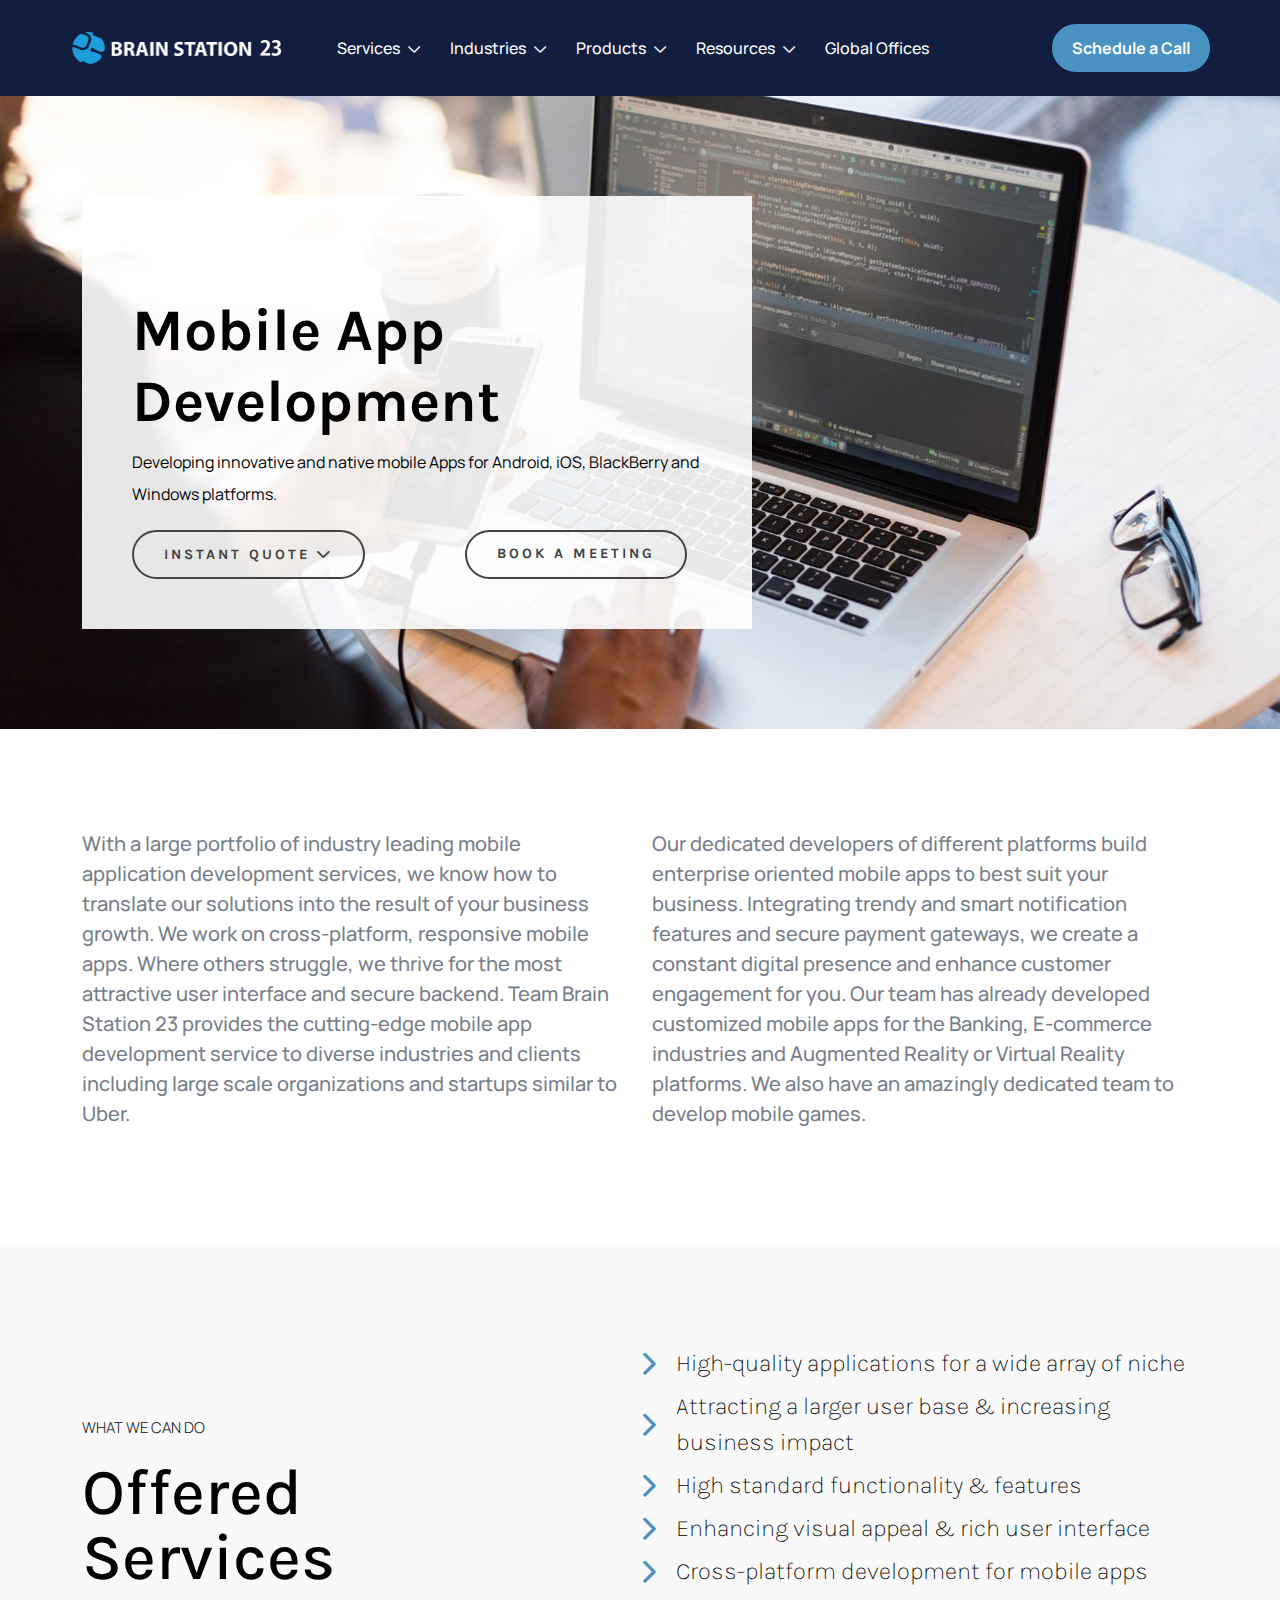
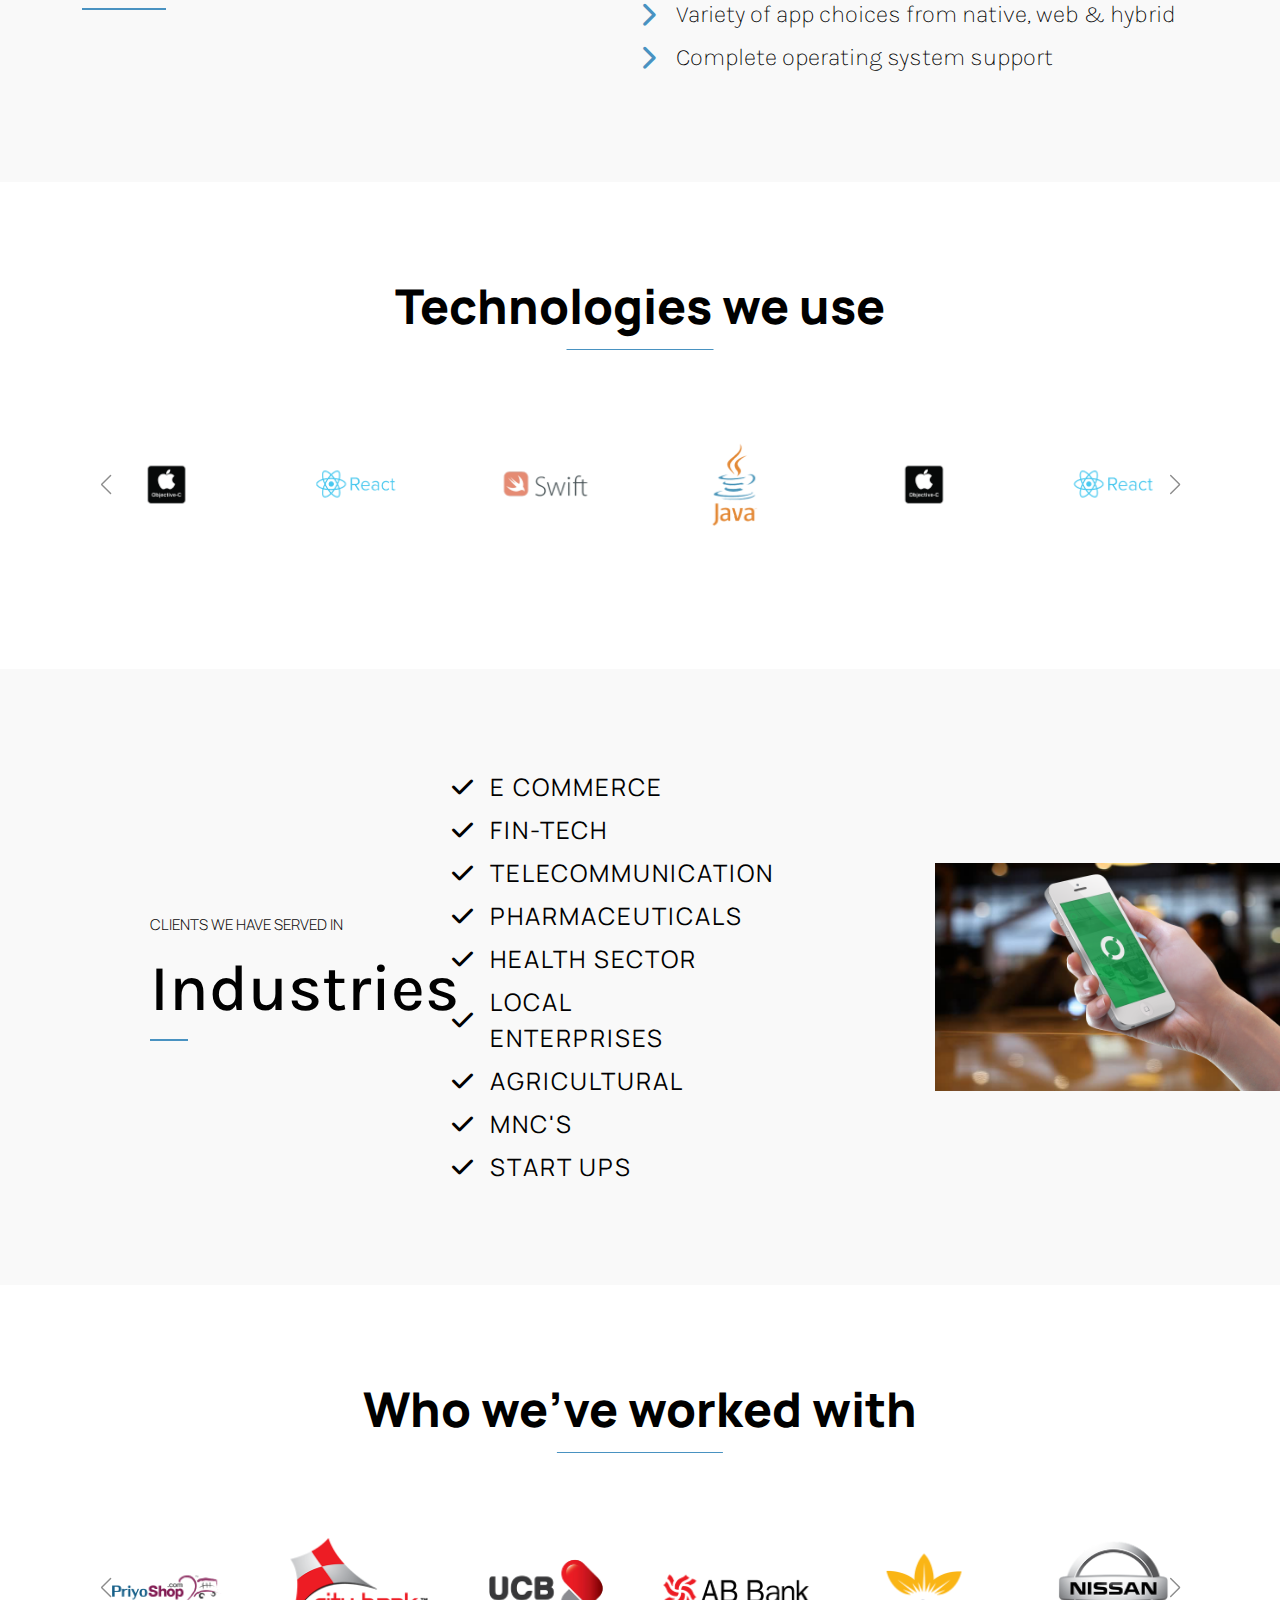
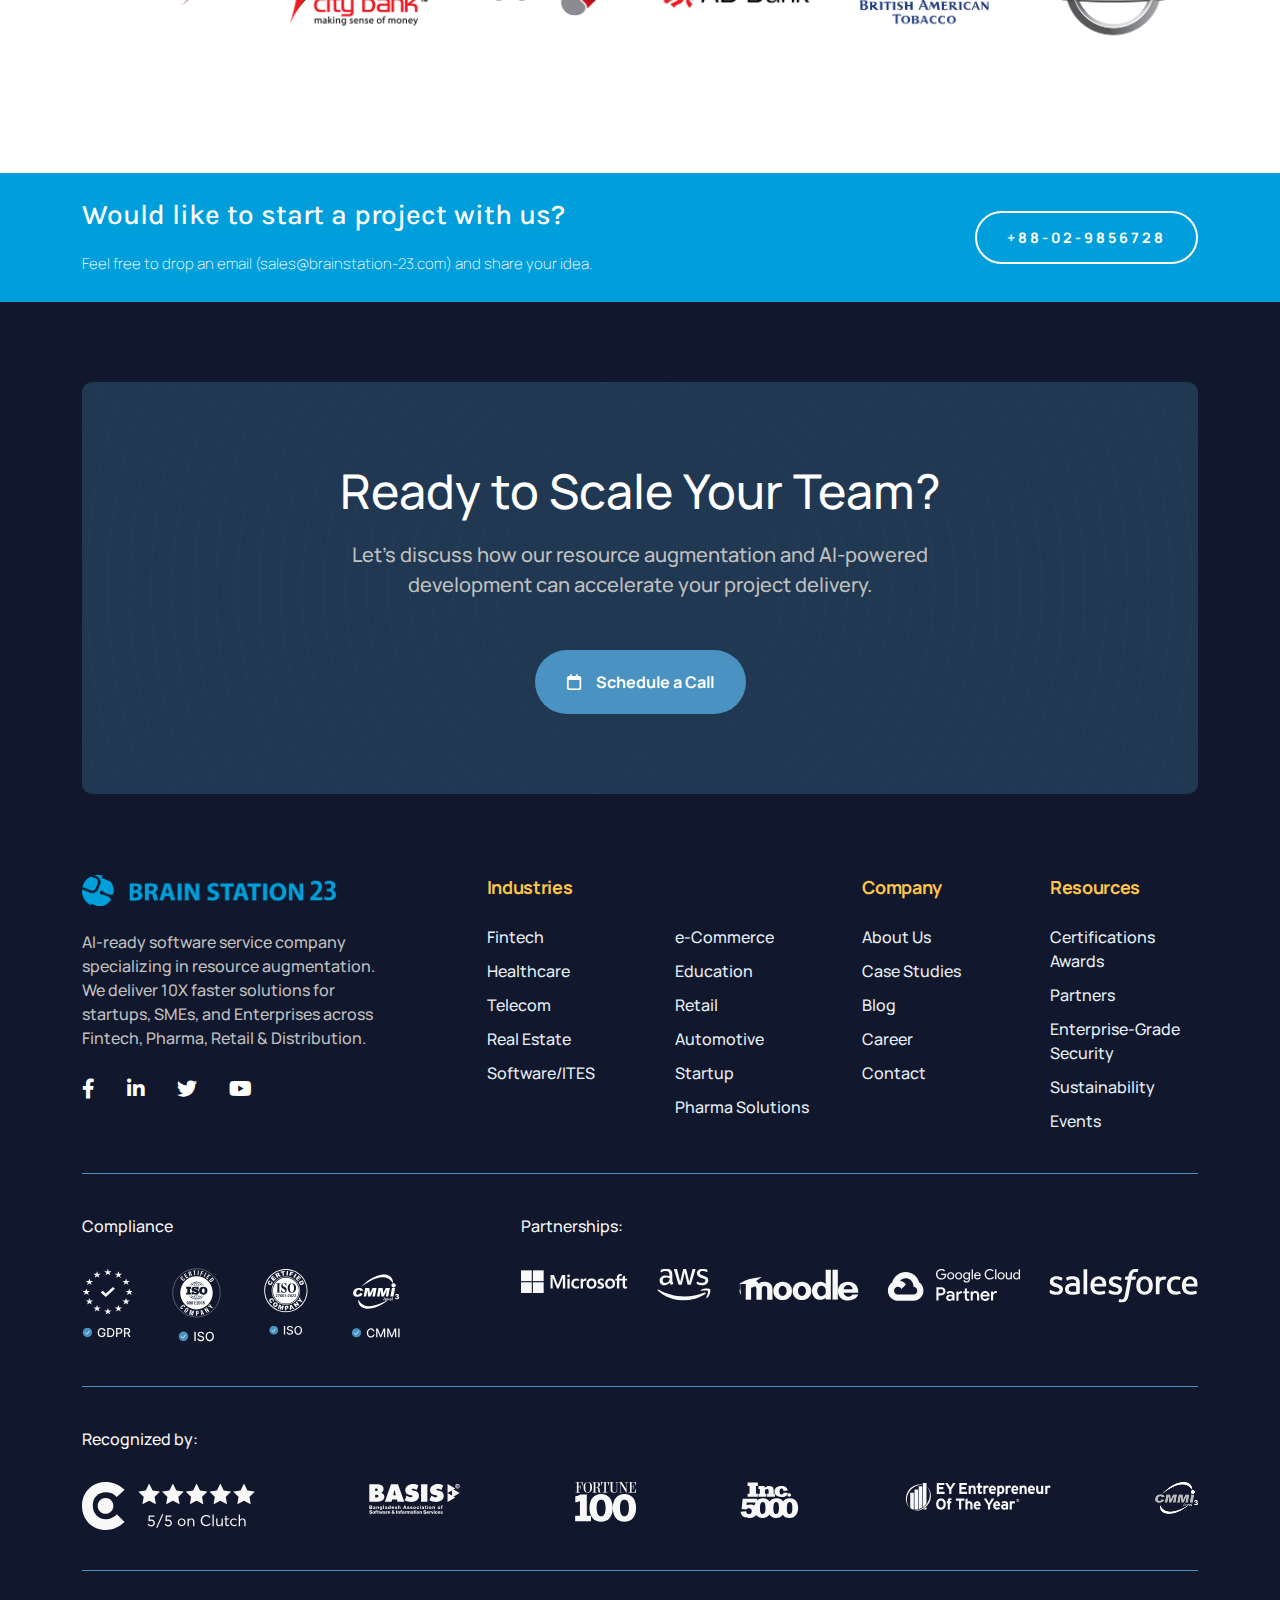
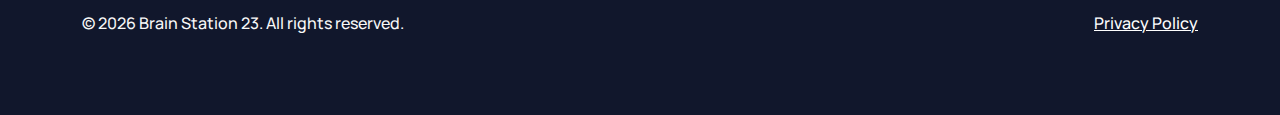
<file: mobile-app.html>
<!DOCTYPE html>
<html lang="en">

<head>
  <meta charset="utf-8" />
  <meta name="viewport" content="width=device-width, initial-scale=1" />

  <!-- Link to the favicon -->
  <link rel="icon" href="assets/images/icon/favicon.png" type="image/x-icon" />

  <title>Brain station 23</title>
  <link rel="preconnect" href="https://fonts.googleapis.com">
  <link rel="preconnect" href="https://fonts.gstatic.com" crossorigin>
  <link
    href="https://fonts.googleapis.com/css2?family=Karla:ital,wght@0,200..800;1,200..800&family=Manrope:wght@200..800&display=swap"
    rel="stylesheet">
  <link rel="stylesheet" href="assets/css/bootstrap.min.css" />
  <link rel="stylesheet" href="assets/css/fontawesome/fontawesome-pro.min.css" />
  <link rel="stylesheet" href="assets/css/swiper-bundle.css" />
  <link rel="stylesheet" href="assets/css/magnific-popup.css" />
  <link rel="stylesheet" href="assets/css/nice-select.css" />
  <link rel="stylesheet" href="assets/css/scss/style.css" />
  <link rel="stylesheet" href="assets/css/scss/responsive.css" />
</head>

<body>
  <header>
    <div class="main-header" id="main-header">
      <div class="container px-0">
        <div class="header-flex">
          <div class="logo-box">
            <a href="#">
              <img src="assets/images/Brain-Station-Logo.png" alt="" />
            </a>
          </div>
          <div class="main-header-items">
            <ul>
              <li>
                <a href="#">services <i class="fa-regular fa-chevron-down"></i></a>
                <div class="megamenu-panel">
                  <div class="left-box-parent w-25percent">
                    <div class="left-box-bg">
                      <h2>Collaboration Models</h2>
                      <p>AI-powered dev for 10X faster software delivery.</p>
                      <ul>
                        <li><a href="#">Staff Augmentation</a></li>
                        <li><a href="#">Managed Service</a></li>
                        <li><a href="#">Digital Transformation</a></li>
                        <li><a href="#">Technology Consulting</a></li>
                        <li><a href="#">MVP Development</a></li>
                      </ul>
                    </div>
                  </div>
                  <div class="right-box-parent w-75percent">
                    <div class="right-box-bg">
                      <div class="mega-right-upper">
                        <div class="right-xl-box">
                          <div class="menu-item-title">
                            <i class="fa-solid fa-square"></i>
                            TopServices
                          </div>
                          <div class="ul-columns">
                            <ul>
                              <li>
                                <a href="#">ML & AI Development</a>
                              </li>

                              <li>
                                <a href="#">Data Engineering</a>
                              </li>

                              <li>
                                <a href="#">Business Intelligence</a>
                              </li>

                              <li>
                                <a href="#">AR/VR Solutions</a>
                              </li>

                              <li>
                                <a href="#">Game Studio</a>
                              </li>

                              <li>
                                <a href="#">QA Testing & Automation</a>
                              </li>
                            </ul>
                            <ul>
                              <li>
                                <a href="#">LMS Development</a>
                              </li>
                              <li>
                                <a href="#">Web & Mobile App Development</a>
                              </li>
                              <li>
                                <a href="#">eCommerce Development</a>
                              </li>
                              <li>
                                <a href="#">Adobe Experience Manager</a>
                              </li>
                              <li>
                                <a href="#">SharePoint Services</a>
                              </li>
                            </ul>
                          </div>
                        </div>
                        <div class="right-sm-box">
                          <div class="menu-item-title">
                            <i class="fa-solid fa-square"></i>
                            Enterprise Focused
                          </div>
                          <ul>
                            <li><a href="#">Field Force Automation</a></li>
                            <li><a href="#">Banking Solutions</a></li>
                            <li><a href="#">Cloud Solutions</a></li>
                            <li><a href="#">Cyber Security</a></li>
                            <li><a href="#">ERP Development</a></li>
                            <li><a href="#">Backup Solutions</a></li>
                          </ul>
                        </div>
                      </div>
                      <div class="mega-right-lower">
                        <div class="all-service-btn">
                          <a href="#">
                            all services
                            <i class="fa-regular fa-arrow-right"></i>
                          </a>
                        </div>
                      </div>
                    </div>
                  </div>
                </div>
              </li>
              <li>
                <a href="#">industries <i class="fa-regular fa-chevron-down"></i></a>
              </li>
              <li>
                <a href="#">products <i class="fa-regular fa-chevron-down"></i></a>
              </li>
              <li>
                <a href="#">resources <i class="fa-regular fa-chevron-down"></i></a>
                <div class="megamenu-panel">
                  <div class="left-box-parent w-35percent">
                    <div class="left-box-bg">
                      <h2>About Brain Station 23</h2>
                      <p>
                        Founded in 2006, we are a global software company
                        powering digital transformation across industries.
                      </p>
                      <div class="megapanel-card">
                        <div class="card-flex">
                          <div class="image-box">
                            <img src="assets/images/home/megapanel-card.png" alt="" />
                          </div>
                          <div class="description-box">
                            <h3>
                              Brain Station 23's CEO promotes Bangladesh's
                              tech prowess at WEF 2025
                            </h3>
                            <a href="#">
                              About Us
                              <i class="fa-regular fa-chevron-right"></i></a>
                          </div>
                        </div>
                      </div>
                    </div>
                  </div>
                  <div class="right-box-parent w-65percent">
                    <div class="right-box-bg">
                      <div class="mega-right-upper">
                        <div class="right-xl-box">
                          <div class="menu-item-title">
                            <i class="fa-solid fa-square"></i>
                            TopServices
                          </div>
                          <div class="ul-columns">
                            <ul>
                              <li>
                                <a href="#">ML & AI Development</a>
                              </li>

                              <li>
                                <a href="#">Data Engineering</a>
                              </li>

                              <li>
                                <a href="#">Business Intelligence</a>
                              </li>

                              <li>
                                <a href="#">AR/VR Solutions</a>
                              </li>

                              <li>
                                <a href="#">Game Studio</a>
                              </li>

                              <li>
                                <a href="#">QA Testing & Automation</a>
                              </li>
                            </ul>
                            <ul>
                              <li>
                                <a href="#">LMS Development</a>
                              </li>
                              <li>
                                <a href="#">Web & Mobile App Development</a>
                              </li>
                              <li>
                                <a href="#">eCommerce Development</a>
                              </li>
                              <li>
                                <a href="#">Adobe Experience Manager</a>
                              </li>
                              <li>
                                <a href="#">SharePoint Services</a>
                              </li>
                            </ul>
                          </div>
                        </div>
                        <div class="right-sm-box">
                          <div class="menu-item-title">
                            <i class="fa-solid fa-square"></i>
                            Enterprise Focused
                          </div>
                          <ul>
                            <li><a href="#">Field Force Automation</a></li>
                            <li><a href="#">Banking Solutions</a></li>
                            <li><a href="#">Cloud Solutions</a></li>
                            <li><a href="#">Cyber Security</a></li>
                            <li><a href="#">ERP Development</a></li>
                            <li><a href="#">Backup Solutions</a></li>
                          </ul>
                        </div>
                      </div>
                      <div class="mega-right-lower">
                        <div class="all-service-btn">
                          <a href="#">
                            all services
                            <i class="fa-regular fa-arrow-right"></i>
                          </a>
                        </div>
                      </div>
                    </div>
                  </div>
                </div>
              </li>
              <li>
                <a href="#">global offices </a>
              </li>
            </ul>
          </div>
          <div class="schedule-call">
            <a href="#">Schedule a Call</a>
          </div>
          <div class="header-bar" id="header-bar">
            <span></span>
            <span></span>
            <span></span>
          </div>
        </div>
      </div>
      <div class="sidebar-area" id="targetElement">
        <div class="sidebar-inner-bg">

          <div class="sidebar-contents">


            <div class="mobile-menu-items">
              <ul>
                <li>
                  <a href="#">Services
                    <span class="arrow_icon">
                      <i class="fa-regular fa-chevron-down"></i>
                    </span>
                  </a>
                  <ul>
                    <li>
                      <a href="#">Collaboration Model
                        <span class="arrow_icon">
                          <i class="fa-regular fa-chevron-down"></i>
                        </span>
                      </a>
                      <ul>
                        <li><a href="#">Staff Augmentation</a></li>
                        <li><a href="#">Managed Services</a></li>
                        <li><a href="#">Digital Transformation</a></li>
                        <li><a href="#">Technology Consulting</a></li>
                        <li><a href="#">MVP Development</a></li>
                      </ul>
                    </li>
                    <li>
                      <a href="#">Top Services
                        <span class="arrow_icon">
                          <i class="fa-regular fa-chevron-down"></i>
                        </span>
                      </a>
                      <ul>
                        <li><a href="#">ML & AI Development</a></li>
                        <li><a href="#">Data Engineering</a></li>
                        <li><a href="#">Business Intelligence</a></li>
                        <li><a href="#">AR/VR Solutions</a></li>
                        <li><a href="#">Game Studio</a></li>
                        <li><a href="#">QA Testing & Automation</a></li>
                        <li><a href="#">LMS Development</a></li>
                        <li><a href="#">Web & Mobile App Development</a></li>
                        <li><a href="#">eCommerce Development</a></li>
                        <li><a href="#">Adobe Experience Manager</a></li>
                        <li><a href="#">SharePoint Services</a></li>
                      </ul>
                    </li>
                    <li>
                      <a href="#">Enterprise Focused
                        <span class="arrow_icon">
                          <i class="fa-regular fa-chevron-down"></i>
                        </span>
                      </a>
                      <ul>
                        <li><a href="#">Field Force Automation</a></li>
                        <li><a href="#">Banking Solution</a></li>
                        <li><a href="#">Cloud Solutions</a></li>
                        <li><a href="#">Cyber Security</a></li>
                        <li><a href="#">ERP Development</a></li>
                        <li><a href="#">Backup Solutions</a></li>
                      </ul>
                    </li>
                  </ul>
                </li>

                <li>
                  <a href="#">Industries
                    <span class="arrow_icon">
                      <i class="fa-regular fa-chevron-down"></i>
                    </span>
                  </a>
                  <ul>
                    <li><a href="#">Fintech</a></li>
                    <li><a href="#">Pharma</a></li>
                    <li><a href="#">Telecom</a></li>
                    <li><a href="#">Real Estate</a></li>
                    <li><a href="#">Software/ITES</a></li>
                    <li><a href="#">e-Commerce</a></li>
                    <li><a href="#">Education</a></li>
                    <li><a href="#">Retail</a></li>
                    <li><a href="#">Automotive</a></li>
                    <li><a href="#">Startup</a></li>
                    <li><a href="#">Non Profit</a></li>
                  </ul>
                </li>

                <li>
                  <a href="#">Products
                    <span class="arrow_icon">
                      <i class="fa-regular fa-chevron-down"></i>
                    </span>
                  </a>
                  <ul>
                    <li>
                      <a href="#">Fintech
                        <span class="arrow_icon">
                          <i class="fa-regular fa-chevron-down"></i>
                        </span>
                      </a>
                      <ul>
                        <li><a href="#">Digital Banking Software</a></li>
                        <li><a href="#">E-wallet Software</a></li>
                        <li><a href="#">Digital Lending & Credit</a></li>
                        <li><a href="#">Real Estate & Mortgage</a></li>
                        <li><a href="#">Wealth & Asset Management</a></li>
                        <li><a href="#">Trading & Stock Market</a></li>
                        <li><a href="#">Insurance Tech</a></li>
                      </ul>
                    </li>
                    <li>
                      <a href="#">Healthcare
                        <span class="arrow_icon">
                          <i class="fa-regular fa-chevron-down"></i>
                        </span>
                      </a>
                      <ul>
                        <li><a href="#">Omnizia</a></li>
                        <li><a href="#">Time2Publish</a></li>
                      </ul>
                    </li>
                  </ul>
                </li>

                <li>
                  <a href="#">Resources
                    <span class="arrow_icon">
                      <i class="fa-regular fa-chevron-down"></i>
                    </span>
                  </a>
                  <ul>
                    <li>
                      <a href="#">Inside Brain Station 23
                        <span class="arrow_icon">
                          <i class="fa-regular fa-chevron-down"></i>
                        </span>
                      </a>
                      <ul>
                        <li><a href="#">About Us</a></li>
                        <li><a href="#">Blog</a></li>
                        <li><a href="#">Case Studies</a></li>
                        <li><a href="#">Career</a></li>
                        <li><a href="#">Contact</a></li>
                        <li><a href="#">Our Resources</a></li>
                        <li><a href="#">Investor Relations</a></li>
                      </ul>
                    </li>
                    <li>
                      <a href="#">Recognitions

                        <span class="arrow_icon">
                          <i class="fa-regular fa-chevron-down"></i>
                        </span>
                      </a>
                      <ul>
                        <li><a href="#">Partners</a></li>
                        <li><a href="#">Enterprise-Grade Security</a></li>
                        <li><a href="#">Sustainability</a></li>
                        <li><a href="#">Events</a></li>
                        <li><a href="#">Join as Partner</a></li>
                      </ul>
                    </li>
                  </ul>
                </li>

                <li>
                  <a href="#">Global Offices</a>
                </li>
              </ul>

            </div>
          </div>
        </div>
      </div>
    </div>
  </header>

  <main>

    <section class="mobileapp-banner-main" data-background="assets/images/mobile-app/1.jpg">
      <div class="container">
        <div class="row">
          <div class="col-xs-12 col-sm-12 col-md-12 col-lg-12">
            <div class="banner-box-parent">
              <div class="banner-box">
                <h1>Mobile App Development</h1>
                <p>Developing innovative and native mobile Apps for Android, iOS, BlackBerry and Windows platforms.</p>
                <div class="links-flex">
                  <a href="#">instant quote <i class="fa-solid fa-chevron-down"></i></a>
                  <a href="#">book a meeting </a>
                </div>
              </div>
            </div>
          </div>
        </div>
      </div>
    </section>

    <section class="mobile-app-description">
      <div class="container">
        <div class="row">
          <div class="col-xs-12 col-sm-12 col-md-6 col-lg-6">
            <div class="contents">
              <p>With a large portfolio of industry leading mobile application development services, we know how to
                translate our solutions into the result of your business growth. We work on cross-platform, responsive
                mobile apps. Where others struggle, we thrive for the most attractive user interface and secure backend.
                Team Brain Station 23 provides the cutting-edge mobile app development service to diverse industries and
                clients including large scale organizations and startups similar to Uber.

              </p>
            </div>
          </div>
          <div class="col-xs-12 col-sm-12 col-md-6 col-lg-6">
            <div class="contents">
              <p> Our dedicated developers of different platforms build enterprise oriented mobile apps to best suit
                your business. Integrating trendy and smart notification features and secure payment gateways, we create
                a constant digital presence and enhance customer engagement for you. Our team has already developed
                customized mobile apps for the Banking, E-commerce industries and Augmented Reality or Virtual Reality
                platforms. We also have an amazingly dedicated team to develop mobile games.

              </p>
            </div>
          </div>
        </div>
      </div>
    </section>


    <section class="offered-service-main">
      <div class="container">
        <div class="row">
          <div class="col-12">
            <div class="offered-content-flex">
              <div class="left-box">
                <div class="subtitle">What we can do</div>
                <div class="title">Offered Services</div>
              </div>
              <div class="right-box">
                <ul>
                  <li><i class="fa-solid fa-chevron-right"></i> High-quality applications for a wide array of niche</li>
                  <li><i class="fa-solid fa-chevron-right"></i> Attracting a larger user base & increasing business
                    impact</li>
                  <li><i class="fa-solid fa-chevron-right"></i> High standard functionality & features</li>
                  <li><i class="fa-solid fa-chevron-right"></i> Enhancing visual appeal & rich user interface</li>
                  <li><i class="fa-solid fa-chevron-right"></i> Cross-platform development for mobile apps</li>
                  <li><i class="fa-solid fa-chevron-right"></i> Variety of app choices from native, web & hybrid</li>
                  <li><i class="fa-solid fa-chevron-right"></i> Complete operating system support</li>
                </ul>
              </div>
            </div>
          </div>
        </div>
      </div>
    </section>

    <section class="used-technology-main">
      <div class="container">
        <div class="row">
          <div class="col-12">
            <div class="title-box">
              <h2>Technologies we use</h2>
            </div>
          </div>
        </div>
        <div class="row">
          <div class="col-12">
            <div class="technology-slider-parent">
              <div class="swiper technology-slider">
                <div class="swiper-wrapper">
                  <div class="swiper-slide">
                    <div class="image-box">
                      <img src="assets/images/mobile-app/s1.png" alt="" />
                    </div>
                  </div>
                  <div class="swiper-slide">
                    <div class="image-box">
                      <img src="assets/images/mobile-app/s2.png" alt="" />
                    </div>
                  </div>
                  <div class="swiper-slide">
                    <div class="image-box">
                      <img src="assets/images/mobile-app/s3.png" alt="" />
                    </div>
                  </div>
                  <div class="swiper-slide">
                    <div class="image-box">
                      <img src="assets/images/mobile-app/s4.png" alt="" />
                    </div>
                  </div>
                  <div class="swiper-slide">
                    <div class="image-box">
                      <img src="assets/images/mobile-app/s1.png" alt="" />
                    </div>
                  </div>
                  <div class="swiper-slide">
                    <div class="image-box">
                      <img src="assets/images/mobile-app/s2.png" alt="" />
                    </div>
                  </div>
                  <div class="swiper-slide">
                    <div class="image-box">
                      <img src="assets/images/mobile-app/s3.png" alt="" />
                    </div>
                  </div>
                  <div class="swiper-slide">
                    <div class="image-box">
                      <img src="assets/images/mobile-app/s4.png" alt="" />
                    </div>
                  </div>
                </div>
                <div class="swiper-button-next"></div>
                <div class="swiper-button-prev"></div>
              </div>
            </div>
          </div>
        </div>
      </div>
    </section>

    <section class="served-industries-main">
      <div class="container-fluid px-0">
        <div class="row g-0">
          <div class="col-xs-12 col-sm-12 col-md-12 col-lg-12">
            <div class="industries-flex-parent">
              <div class="left-box">
                <div class="subtitle">Clients we have served in</div>
                <div class="title">Industries</div>
              </div>
              <div class="center-box">
                <ul>
                  <li> <i class="fa-solid fa-check"></i> E commerce</li>
                  <li> <i class="fa-solid fa-check"></i> Fin-tech</li>
                  <li> <i class="fa-solid fa-check"></i> Telecommunication </li>
                  <li> <i class="fa-solid fa-check"></i> Pharmaceuticals </li>
                  <li> <i class="fa-solid fa-check"></i> Health Sector</li>
                  <li> <i class="fa-solid fa-check"></i> Local Enterprises</li>
                  <li> <i class="fa-solid fa-check"></i> Agricultural</li>
                  <li> <i class="fa-solid fa-check"></i> MNC's </li>
                  <li> <i class="fa-solid fa-check"></i> Start Ups </li>
                </ul>
              </div>
              <div class="right-box">
                <img src="assets/images/mobile-app/industry.png" alt="">
              </div>
            </div>
          </div>
        </div>
      </div>
    </section>

    <section class="used-technology-main">
      <div class="container">
        <div class="row">
          <div class="col-12">
            <div class="title-box">
              <h2>Who we've worked with</h2>
            </div>
          </div>
        </div>
        <div class="row">
          <div class="col-12">
            <div class="technology-slider-parent">
              <div class="swiper technology-slider">
                <div class="swiper-wrapper">
                  <div class="swiper-slide">
                    <div class="image-box">
                      <img src="assets/images/mobile-app/w1.png" alt="" />
                    </div>
                  </div>
                  <div class="swiper-slide">
                    <div class="image-box">
                      <img src="assets/images/mobile-app/w2.png" alt="" />
                    </div>
                  </div>
                  <div class="swiper-slide">
                    <div class="image-box">
                      <img src="assets/images/mobile-app/w3.png" alt="" />
                    </div>
                  </div>
                  <div class="swiper-slide">
                    <div class="image-box">
                      <img src="assets/images/mobile-app/w4.png" alt="" />
                    </div>
                  </div>
                  <div class="swiper-slide">
                    <div class="image-box">
                      <img src="assets/images/mobile-app/w5.png" alt="" />
                    </div>
                  </div>
                  <div class="swiper-slide">
                    <div class="image-box">
                      <img src="assets/images/mobile-app/w6.png" alt="" />
                    </div>
                  </div>
                  <div class="swiper-slide">
                    <div class="image-box">
                      <img src="assets/images/mobile-app/w7.png" alt="" />
                    </div>
                  </div>
                  <div class="swiper-slide">
                    <div class="image-box">
                      <img src="assets/images/mobile-app/w8.png" alt="" />
                    </div>
                  </div>
                </div>
                <div class="swiper-button-next"></div>
                <div class="swiper-button-prev"></div>
              </div>
            </div>
          </div>
        </div>
      </div>
    </section>


    <section class="newsletter-main">
      <div class="container">
        <div class="row align-items-center">
          <div class="col-xs-12 col-sm-12 col-md-8 col-lg-8">
            <h4>Would like to start a project with us?</h4>
            <p>Feel free to drop an email (sales@brainstation-23.com) and share your idea.</p>
          </div>
          <div class="col-xs-12 col-sm-12 col-md-4 col-lg-4">
            <div class="call-to-action">
              <a href="tel:+88029856728">+88-02-9856728</a>
            </div>
          </div>
        </div>
      </div>
    </section>


  </main>
  <!-- footer section start  -->
  <footer>
    <div class="footer-main">
      <div class="container">
        <div class="row">
          <div class="col-xs-12 col-sm-12 col-md-12 col-lg-12">
            <div class="footer-top-box" data-background="./assets/images/home/footer-shape.webp">
              <div class="contents">
                <h4>Ready to Scale Your Team?</h4>
                <p>
                  Let’s discuss how our resource augmentation and AI-powered
                  <br />
                  development can accelerate your project delivery.
                </p>
                <a href="#" class="common-btn">
                  <i class="fa-regular fa-calendar"></i>
                  Schedule a Call
                </a>
              </div>
            </div>
          </div>
        </div>
        <div class="row">
          <div class="col-xs-12 col-sm-12 col-md-12 col-lg-12">
            <div class="footer-items-parent">
              <div class="left-box">
                <div class="footer-logo">
                  <a href="#">
                    <img src="assets/images/footer-logo.png" alt="" />
                  </a>
                </div>
                <div class="footer-logo-description">
                  <p>
                    AI-ready software service company specializing in
                    resource augmentation. We deliver 10X faster solutions
                    for startups, SMEs, and Enterprises across Fintech,
                    Pharma, Retail & Distribution.
                  </p>
                </div>
                <div class="footer-social">
                  <ul>
                    <li>
                      <a href="#" target="_blank">
                        <i class="fa-brands fa-facebook-f"></i>
                      </a>
                    </li>
                    <li>
                      <a href="#" target="_blank">
                        <i class="fa-brands fa-linkedin-in"></i>
                      </a>
                    </li>
                    <li>
                      <a href="#" target="_blank">
                        <i class="fa-brands fa-twitter"></i>
                      </a>
                    </li>
                    <li>
                      <a href="#" target="_blank">
                        <i class="fa-brands fa-youtube"></i>
                      </a>
                    </li>
                  </ul>
                </div>
              </div>
              <div class="right-box">
                <div class="single-link-wrapper">
                  <div class="title">Industries​</div>
                  <ul>
                    <li><a href="#">Fintech</a></li>
                    <li><a href="#">Healthcare</a></li>
                    <li><a href="#">Telecom</a></li>
                    <li><a href="#">Real Estate</a></li>
                    <li><a href="#">Software/ITES</a></li>
                  </ul>
                </div>
                <div class="single-link-wrapper">
                  <div class="title opacity-0">Industries​</div>
                  <ul>
                    <li><a href="#">e-Commerce</a></li>
                    <li><a href="#">Education</a></li>
                    <li><a href="#">Retail</a></li>
                    <li><a href="#">Automotive</a></li>
                    <li><a href="#">Startup</a></li>
                    <li><a href="#">Pharma Solutions</a></li>
                  </ul>
                </div>
                <div class="single-link-wrapper">
                  <div class="title">Company</div>
                  <ul>
                    <li><a href="#">About Us</a></li>
                    <li><a href="#">Case Studies</a></li>
                    <li><a href="#">Blog</a></li>
                    <li><a href="#">Career</a></li>
                    <li><a href="#">Contact</a></li>
                  </ul>
                </div>
                <div class="single-link-wrapper">
                  <div class="title">Resources</div>
                  <ul>
                    <li><a href="#">Certifications Awards</a></li>
                    <li><a href="#">Partners</a></li>
                    <li><a href="#">Enterprise-Grade Security</a></li>
                    <li><a href="#">Sustainability</a></li>
                    <li><a href="#">Events</a></li>
                  </ul>
                </div>
              </div>
            </div>
          </div>
        </div>
        <div class="row">
          <div class="col-xs-12 col-sm-12 col-md-12 col-lg-12">
            <div class="compliance-flex-parent">
              <div class="left-box">
                <div class="compliance-title">Compliance</div>

                <div class="single-logo-flex">
                  <div class="single-logo-box">
                    <img src="assets/images/home/c1.svg" alt="" />
                  </div>
                  <div class="single-logo-box">
                    <img src="assets/images/home/c2.svg" alt="" />
                  </div>
                  <div class="single-logo-box">
                    <img src="assets/images/home/c3.svg" alt="" />
                  </div>
                  <div class="single-logo-box">
                    <img src="assets/images/home/c4.svg" alt="" />
                  </div>
                </div>
              </div>
              <div class="right-box">
                <div class="compliance-title">Partnerships:</div>
                <div class="single-logo-flex">
                  <div class="single-logo-box">
                    <img src="assets/images/home/p1.svg" alt="" />
                  </div>
                  <div class="single-logo-box">
                    <img src="assets/images/home/p2.svg" alt="" />
                  </div>
                  <div class="single-logo-box">
                    <img src="assets/images/home/p3.svg" alt="" />
                  </div>
                  <div class="single-logo-box">
                    <img src="assets/images/home/p4.svg" alt="" />
                  </div>
                  <div class="single-logo-box">
                    <img src="assets/images/home/p5.svg" alt="" />
                  </div>
                </div>
              </div>
            </div>
          </div>
        </div>
        <div class="row">
          <div class="col-xs-12 col-sm-12 col-md-12 col-lg-12">
            <div class="compliance-flex-parent recognizedby">
              <div class="right-box">
                <div class="compliance-title">Recognized by:</div>
                <div class="single-logo-flex">
                  <div class="single-logo-box">
                    <img src="assets/images/home/r1.svg" alt="" />
                  </div>
                  <div class="single-logo-box">
                    <img src="assets/images/home/r2.svg" alt="" />
                  </div>
                  <div class="single-logo-box">
                    <img src="assets/images/home/r3.svg" alt="" />
                  </div>
                  <div class="single-logo-box">
                    <img src="assets/images/home/r4.svg" alt="" />
                  </div>
                  <div class="single-logo-box">
                    <img src="assets/images/home/r5.svg" alt="" />
                  </div>
                  <div class="single-logo-box">
                    <img src="assets/images/home/r6.png" alt="" />
                  </div>
                </div>
              </div>
            </div>
          </div>
        </div>
        <div class="row">
          <div class="col-xs-12 col-sm-12 col-md-12 col-lg-12">
            <div class="compliance-flex-parent copyright">
              <div class="left-box">
                <div class="compliance-title">
                  © <span id="autoyear"></span> Brain Station 23. All rights
                  reserved.
                </div>
              </div>
              <div class="right-box">
                <div class="compliance-title">
                  <a href="#">Privacy Policy</a>
                </div>
              </div>
            </div>
          </div>
        </div>
      </div>
    </div>
  </footer>
  <!-- footer section ends  -->
  <script src="assets/js/jquery-3.7.1.min.js"></script>
  <script src="assets/js/popper.min.js"></script>
  <script src="assets/js/bootstrap.min.js"></script>
  <script src="assets/js/swiper-bundle.js"></script>
  <script src="assets/js/magnific-popup.min.js"></script>
  <script src="assets/js/jquery.nice-select.min.js"></script>
  <script src="assets/js/isotope.pkgd.min.js"></script>
  <script src="assets/js/main.js"></script>
</body>

</html>
</file>
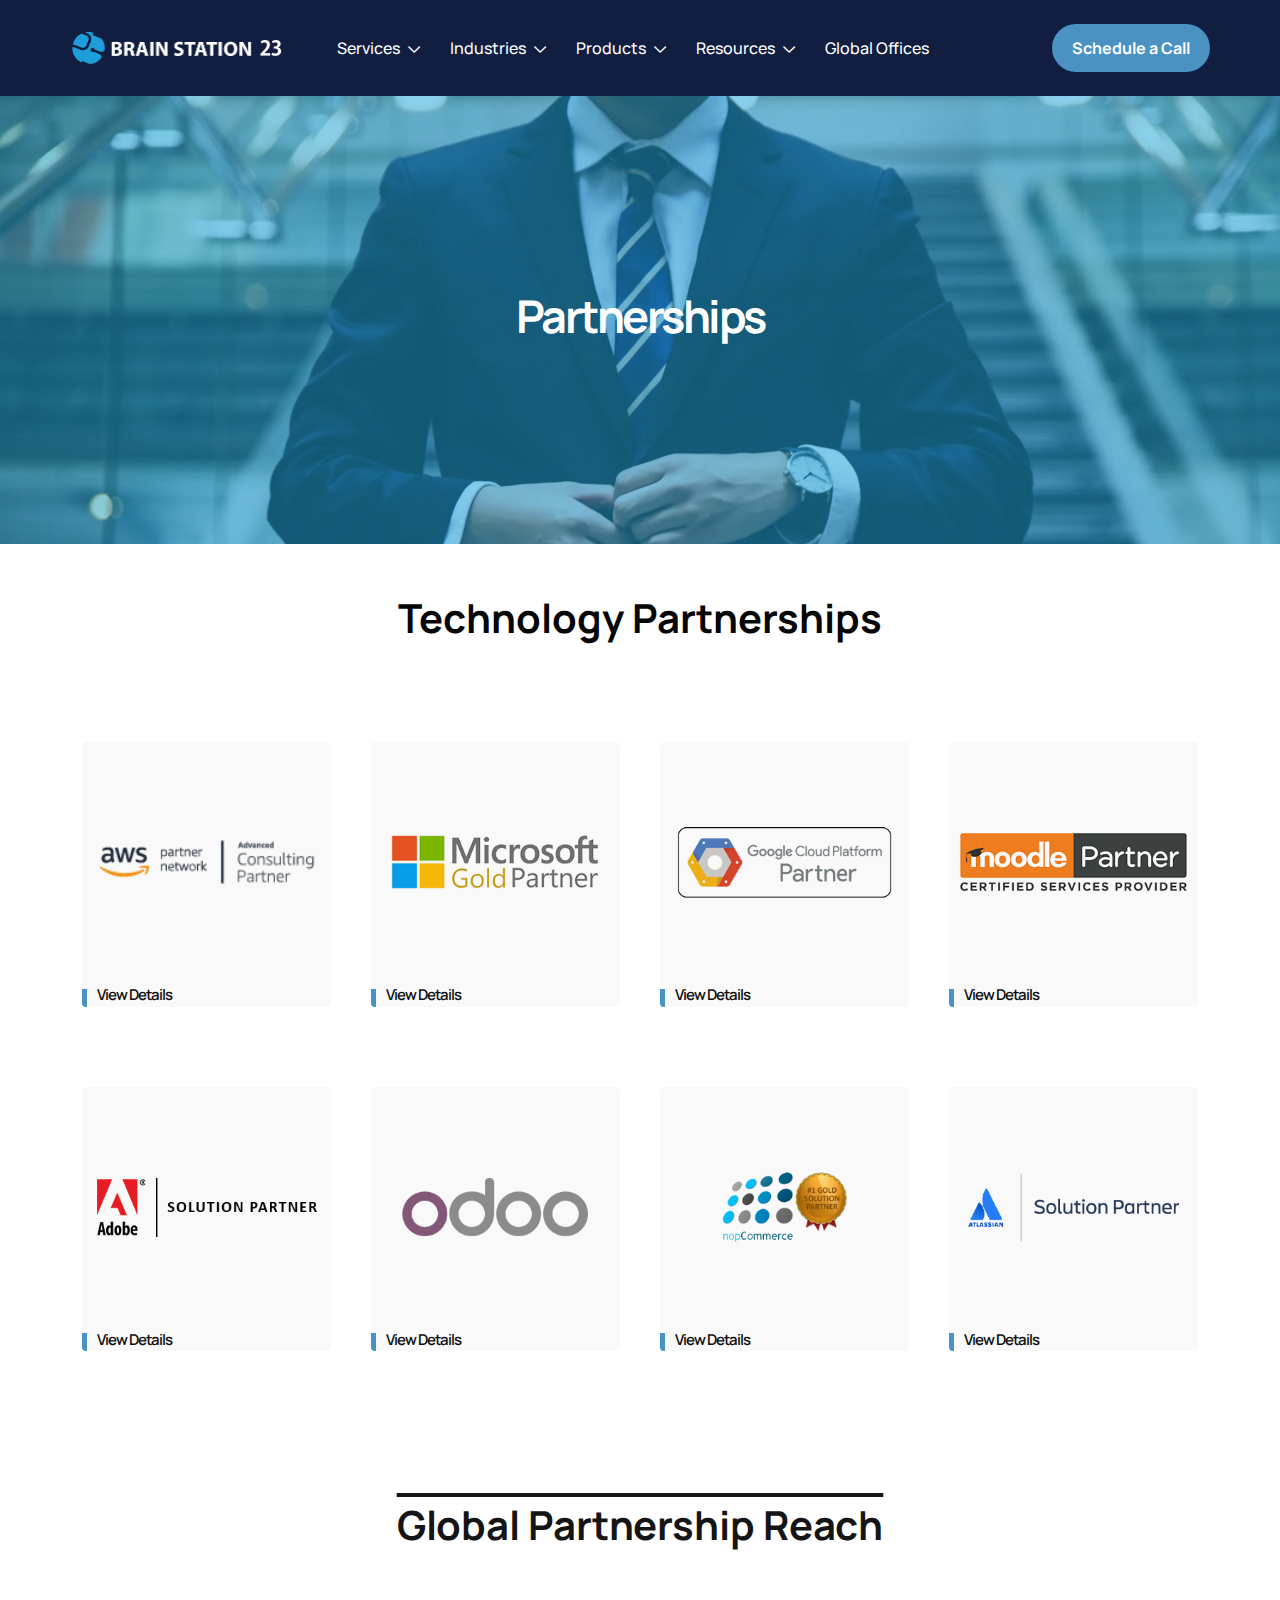
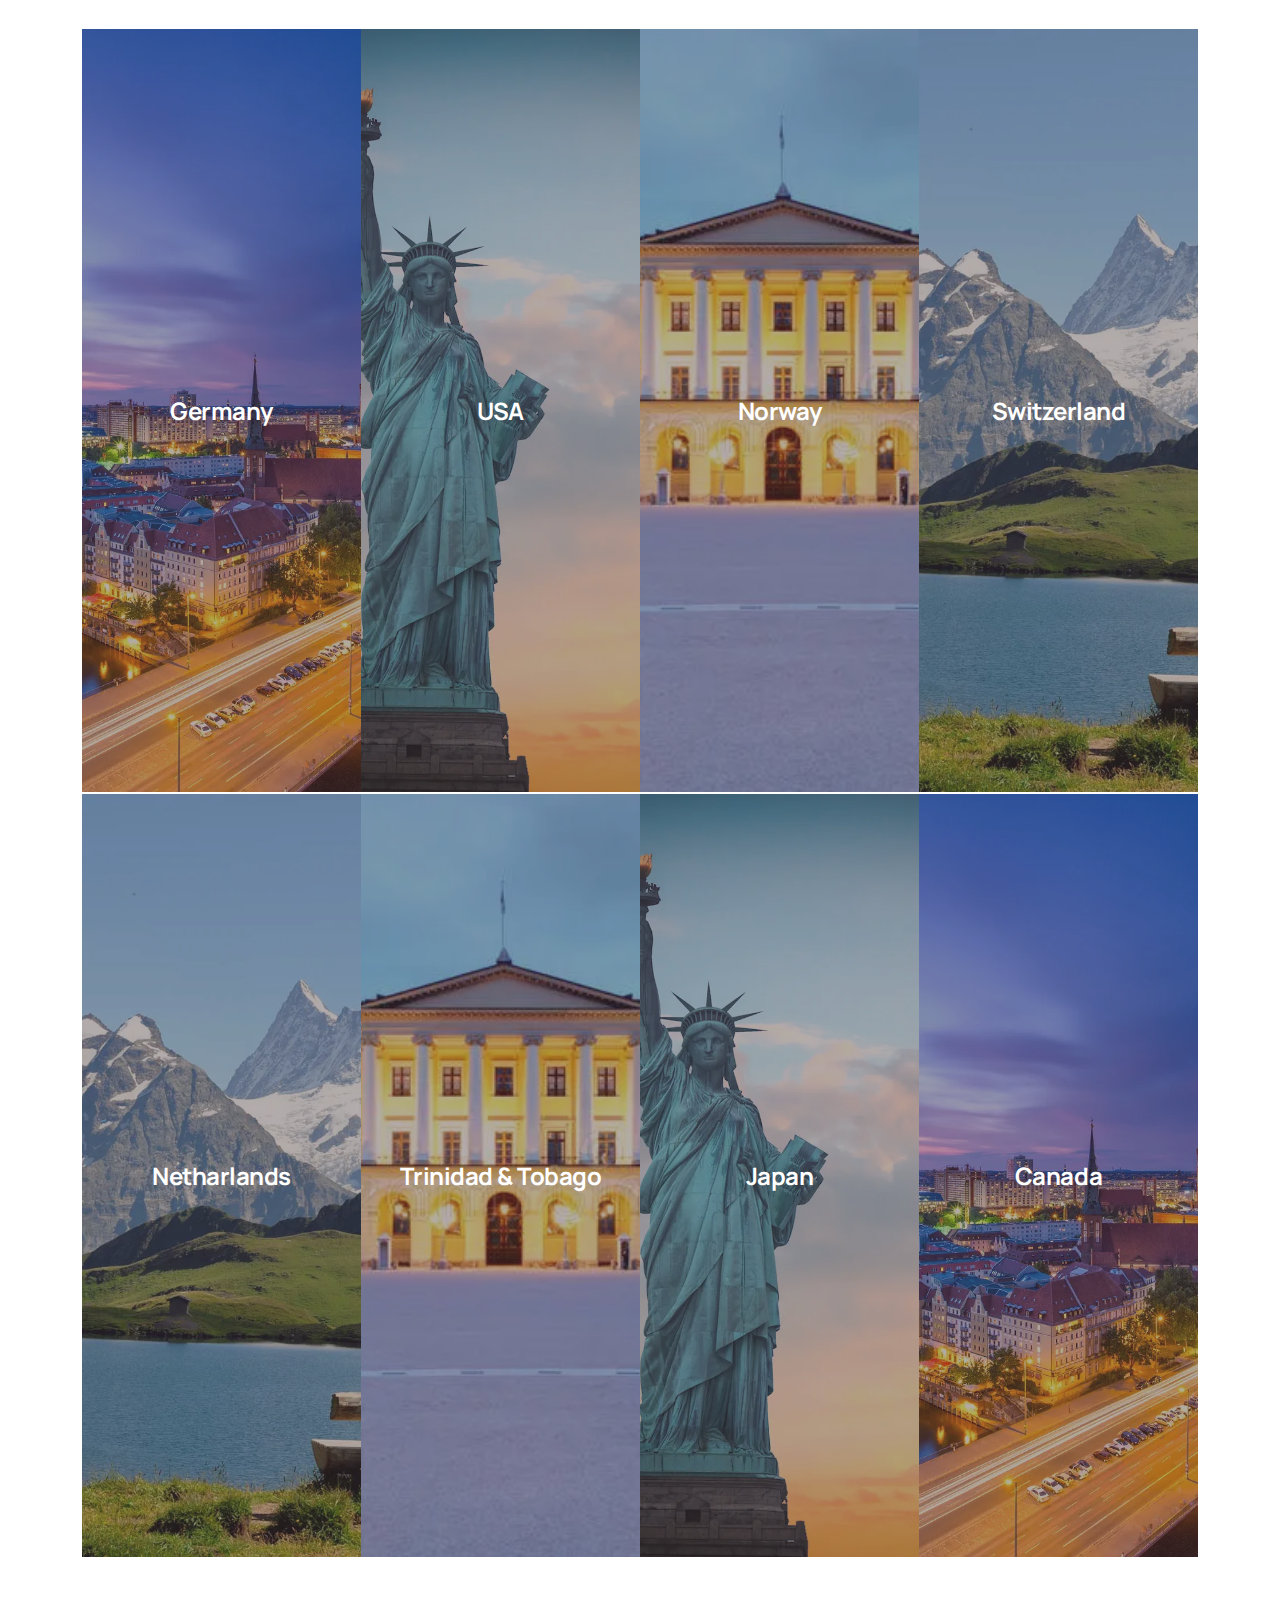
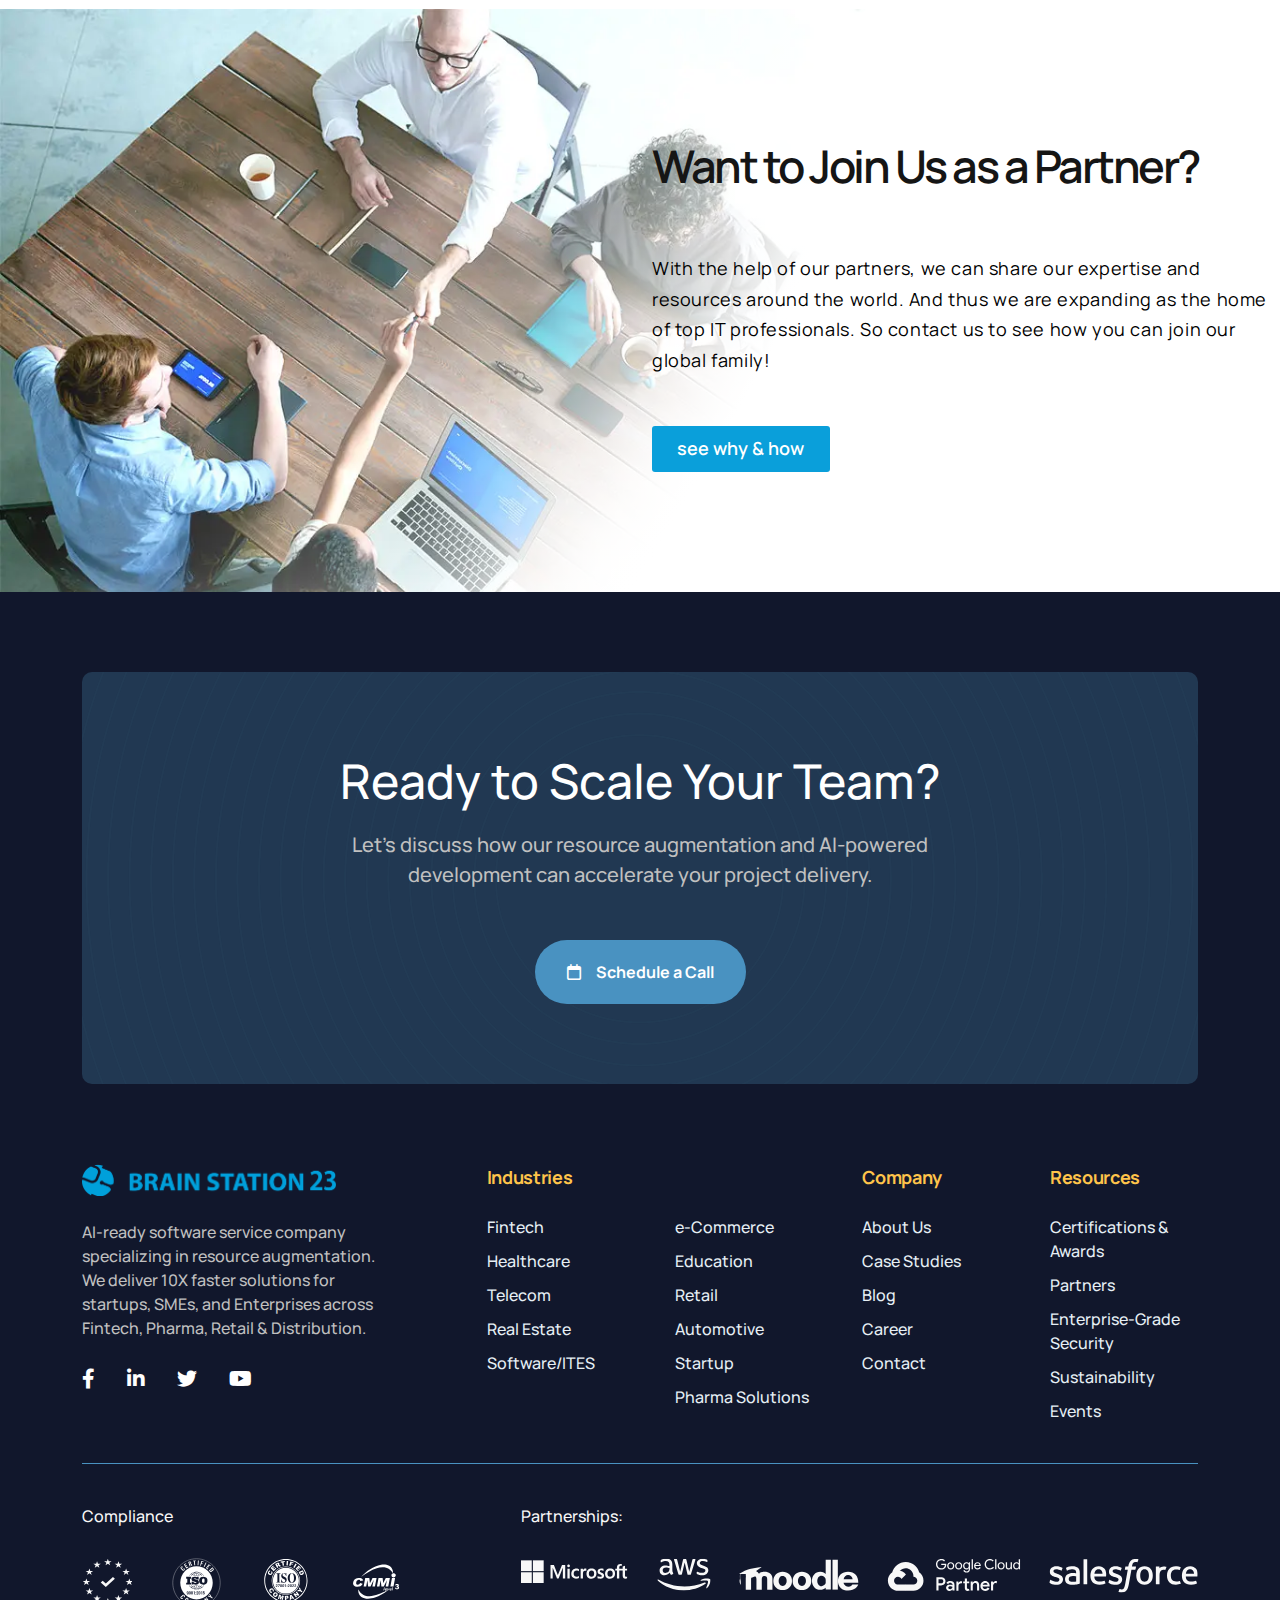
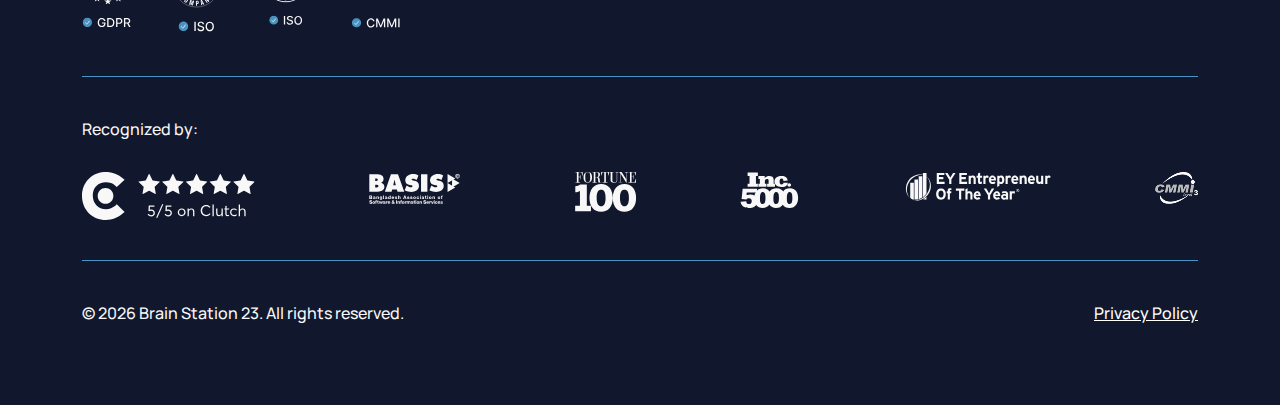
<file: partners.html>
<!DOCTYPE html>
<html lang="en">

<head>
  <meta charset="utf-8" />
  <meta name="viewport" content="width=device-width, initial-scale=1" />

  <!-- Link to the favicon -->
  <link rel="icon" href="assets/images/icon/favicon.png" type="image/x-icon" />

  <title>Brain station 23</title>
  <link rel="preconnect" href="https://fonts.googleapis.com">
  <link rel="preconnect" href="https://fonts.gstatic.com" crossorigin>
  <link
    href="https://fonts.googleapis.com/css2?family=Karla:ital,wght@0,200..800;1,200..800&family=Manrope:wght@200..800&display=swap"
    rel="stylesheet">
  <link rel="stylesheet" href="assets/css/bootstrap.min.css" />
  <link rel="stylesheet" href="assets/css/fontawesome/fontawesome-pro.min.css" />
  <link rel="stylesheet" href="assets/css/swiper-bundle.css" />
  <link rel="stylesheet" href="assets/css/magnific-popup.css" />
  <link rel="stylesheet" href="assets/css/nice-select.css" />
  <link rel="stylesheet" href="assets/css/scss/style.css" />
  <link rel="stylesheet" href="assets/css/scss/responsive.css" />
</head>

<body>
  <header>
    <div class="main-header" id="main-header">
      <div class="container px-0">
        <div class="header-flex">
          <div class="logo-box">
            <a href="#">
              <img src="assets/images/Brain-Station-Logo.png" alt="" />
            </a>
          </div>
          <div class="main-header-items">
            <ul>
              <li>
                <a href="#">services <i class="fa-regular fa-chevron-down"></i></a>
                <div class="megamenu-panel">
                  <div class="left-box-parent w-25percent">
                    <div class="left-box-bg">
                      <h2>Collaboration Models</h2>
                      <p>AI-powered dev for 10X faster software delivery.</p>
                      <ul>
                        <li><a href="#">Staff Augmentation</a></li>
                        <li><a href="#">Managed Service</a></li>
                        <li><a href="#">Digital Transformation</a></li>
                        <li><a href="#">Technology Consulting</a></li>
                        <li><a href="#">MVP Development</a></li>
                      </ul>
                    </div>
                  </div>
                  <div class="right-box-parent w-75percent">
                    <div class="right-box-bg">
                      <div class="mega-right-upper">
                        <div class="right-xl-box">
                          <div class="menu-item-title">
                            <i class="fa-solid fa-square"></i>
                            TopServices
                          </div>
                          <div class="ul-columns">
                            <ul>
                              <li>
                                <a href="#">ML & AI Development</a>
                              </li>

                              <li>
                                <a href="#">Data Engineering</a>
                              </li>

                              <li>
                                <a href="#">Business Intelligence</a>
                              </li>

                              <li>
                                <a href="#">AR/VR Solutions</a>
                              </li>

                              <li>
                                <a href="#">Game Studio</a>
                              </li>

                              <li>
                                <a href="#">QA Testing & Automation</a>
                              </li>
                            </ul>
                            <ul>
                              <li>
                                <a href="#">LMS Development</a>
                              </li>
                              <li>
                                <a href="#">Web & Mobile App Development</a>
                              </li>
                              <li>
                                <a href="#">eCommerce Development</a>
                              </li>
                              <li>
                                <a href="#">Adobe Experience Manager</a>
                              </li>
                              <li>
                                <a href="#">SharePoint Services</a>
                              </li>
                            </ul>
                          </div>
                        </div>
                        <div class="right-sm-box">
                          <div class="menu-item-title">
                            <i class="fa-solid fa-square"></i>
                            Enterprise Focused
                          </div>
                          <ul>
                            <li><a href="#">Field Force Automation</a></li>
                            <li><a href="#">Banking Solutions</a></li>
                            <li><a href="#">Cloud Solutions</a></li>
                            <li><a href="#">Cyber Security</a></li>
                            <li><a href="#">ERP Development</a></li>
                            <li><a href="#">Backup Solutions</a></li>
                          </ul>
                        </div>
                      </div>
                      <div class="mega-right-lower">
                        <div class="all-service-btn">
                          <a href="#">
                            all services
                            <i class="fa-regular fa-arrow-right"></i>
                          </a>
                        </div>
                      </div>
                    </div>
                  </div>
                </div>
              </li>
              <li>
                <a href="#">industries <i class="fa-regular fa-chevron-down"></i></a>
              </li>
              <li>
                <a href="#">products <i class="fa-regular fa-chevron-down"></i></a>
              </li>
              <li>
                <a href="#">resources <i class="fa-regular fa-chevron-down"></i></a>
                <div class="megamenu-panel">
                  <div class="left-box-parent w-35percent">
                    <div class="left-box-bg">
                      <h2>About Brain Station 23</h2>
                      <p>
                        Founded in 2006, we are a global software company
                        powering digital transformation across industries.
                      </p>
                      <div class="megapanel-card">
                        <div class="card-flex">
                          <div class="image-box">
                            <img src="assets/images/home/megapanel-card.png" alt="" />
                          </div>
                          <div class="description-box">
                            <h3>
                              Brain Station 23's CEO promotes Bangladesh's
                              tech prowess at WEF 2025
                            </h3>
                            <a href="#">
                              About Us
                              <i class="fa-regular fa-chevron-right"></i></a>
                          </div>
                        </div>
                      </div>
                    </div>
                  </div>
                  <div class="right-box-parent w-65percent">
                    <div class="right-box-bg">
                      <div class="mega-right-upper">
                        <div class="right-xl-box">
                          <div class="menu-item-title">
                            <i class="fa-solid fa-square"></i>
                            TopServices
                          </div>
                          <div class="ul-columns">
                            <ul>
                              <li>
                                <a href="#">ML & AI Development</a>
                              </li>

                              <li>
                                <a href="#">Data Engineering</a>
                              </li>

                              <li>
                                <a href="#">Business Intelligence</a>
                              </li>

                              <li>
                                <a href="#">AR/VR Solutions</a>
                              </li>

                              <li>
                                <a href="#">Game Studio</a>
                              </li>

                              <li>
                                <a href="#">QA Testing & Automation</a>
                              </li>
                            </ul>
                            <ul>
                              <li>
                                <a href="#">LMS Development</a>
                              </li>
                              <li>
                                <a href="#">Web & Mobile App Development</a>
                              </li>
                              <li>
                                <a href="#">eCommerce Development</a>
                              </li>
                              <li>
                                <a href="#">Adobe Experience Manager</a>
                              </li>
                              <li>
                                <a href="#">SharePoint Services</a>
                              </li>
                            </ul>
                          </div>
                        </div>
                        <div class="right-sm-box">
                          <div class="menu-item-title">
                            <i class="fa-solid fa-square"></i>
                            Enterprise Focused
                          </div>
                          <ul>
                            <li><a href="#">Field Force Automation</a></li>
                            <li><a href="#">Banking Solutions</a></li>
                            <li><a href="#">Cloud Solutions</a></li>
                            <li><a href="#">Cyber Security</a></li>
                            <li><a href="#">ERP Development</a></li>
                            <li><a href="#">Backup Solutions</a></li>
                          </ul>
                        </div>
                      </div>
                      <div class="mega-right-lower">
                        <div class="all-service-btn">
                          <a href="#">
                            all services
                            <i class="fa-regular fa-arrow-right"></i>
                          </a>
                        </div>
                      </div>
                    </div>
                  </div>
                </div>
              </li>
              <li>
                <a href="#">global offices </a>
              </li>
            </ul>
          </div>
          <div class="schedule-call">
            <a href="#">Schedule a Call</a>
          </div>
          <div class="header-bar" id="header-bar">
            <span></span>
            <span></span>
            <span></span>
          </div>
        </div>
      </div>
      <div class="sidebar-area" id="targetElement">
        <div class="sidebar-inner-bg">

          <div class="sidebar-contents">


            <div class="mobile-menu-items">
              <ul>
                <li>
                  <a href="#">Services
                    <span class="arrow_icon">
                      <i class="fa-regular fa-chevron-down"></i>
                    </span>
                  </a>
                  <ul>
                    <li>
                      <a href="#">Collaboration Model
                        <span class="arrow_icon">
                          <i class="fa-regular fa-chevron-down"></i>
                        </span>
                      </a>
                      <ul>
                        <li><a href="#">Staff Augmentation</a></li>
                        <li><a href="#">Managed Services</a></li>
                        <li><a href="#">Digital Transformation</a></li>
                        <li><a href="#">Technology Consulting</a></li>
                        <li><a href="#">MVP Development</a></li>
                      </ul>
                    </li>
                    <li>
                      <a href="#">Top Services
                        <span class="arrow_icon">
                          <i class="fa-regular fa-chevron-down"></i>
                        </span>
                      </a>
                      <ul>
                        <li><a href="#">ML & AI Development</a></li>
                        <li><a href="#">Data Engineering</a></li>
                        <li><a href="#">Business Intelligence</a></li>
                        <li><a href="#">AR/VR Solutions</a></li>
                        <li><a href="#">Game Studio</a></li>
                        <li><a href="#">QA Testing & Automation</a></li>
                        <li><a href="#">LMS Development</a></li>
                        <li><a href="#">Web & Mobile App Development</a></li>
                        <li><a href="#">eCommerce Development</a></li>
                        <li><a href="#">Adobe Experience Manager</a></li>
                        <li><a href="#">SharePoint Services</a></li>
                      </ul>
                    </li>
                    <li>
                      <a href="#">Enterprise Focused
                        <span class="arrow_icon">
                          <i class="fa-regular fa-chevron-down"></i>
                        </span>
                      </a>
                      <ul>
                        <li><a href="#">Field Force Automation</a></li>
                        <li><a href="#">Banking Solution</a></li>
                        <li><a href="#">Cloud Solutions</a></li>
                        <li><a href="#">Cyber Security</a></li>
                        <li><a href="#">ERP Development</a></li>
                        <li><a href="#">Backup Solutions</a></li>
                      </ul>
                    </li>
                  </ul>
                </li>

                <li>
                  <a href="#">Industries
                    <span class="arrow_icon">
                      <i class="fa-regular fa-chevron-down"></i>
                    </span>
                  </a>
                  <ul>
                    <li><a href="#">Fintech</a></li>
                    <li><a href="#">Pharma</a></li>
                    <li><a href="#">Telecom</a></li>
                    <li><a href="#">Real Estate</a></li>
                    <li><a href="#">Software/ITES</a></li>
                    <li><a href="#">e-Commerce</a></li>
                    <li><a href="#">Education</a></li>
                    <li><a href="#">Retail</a></li>
                    <li><a href="#">Automotive</a></li>
                    <li><a href="#">Startup</a></li>
                    <li><a href="#">Non Profit</a></li>
                  </ul>
                </li>

                <li>
                  <a href="#">Products
                    <span class="arrow_icon">
                      <i class="fa-regular fa-chevron-down"></i>
                    </span>
                  </a>
                  <ul>
                    <li>
                      <a href="#">Fintech
                        <span class="arrow_icon">
                          <i class="fa-regular fa-chevron-down"></i>
                        </span>
                      </a>
                      <ul>
                        <li><a href="#">Digital Banking Software</a></li>
                        <li><a href="#">E-wallet Software</a></li>
                        <li><a href="#">Digital Lending & Credit</a></li>
                        <li><a href="#">Real Estate & Mortgage</a></li>
                        <li><a href="#">Wealth & Asset Management</a></li>
                        <li><a href="#">Trading & Stock Market</a></li>
                        <li><a href="#">Insurance Tech</a></li>
                      </ul>
                    </li>
                    <li>
                      <a href="#">Healthcare
                        <span class="arrow_icon">
                          <i class="fa-regular fa-chevron-down"></i>
                        </span>
                      </a>
                      <ul>
                        <li><a href="#">Omnizia</a></li>
                        <li><a href="#">Time2Publish</a></li>
                      </ul>
                    </li>
                  </ul>
                </li>

                <li>
                  <a href="#">Resources
                    <span class="arrow_icon">
                      <i class="fa-regular fa-chevron-down"></i>
                    </span>
                  </a>
                  <ul>
                    <li>
                      <a href="#">Inside Brain Station 23
                        <span class="arrow_icon">
                          <i class="fa-regular fa-chevron-down"></i>
                        </span>
                      </a>
                      <ul>
                        <li><a href="#">About Us</a></li>
                        <li><a href="#">Blog</a></li>
                        <li><a href="#">Case Studies</a></li>
                        <li><a href="#">Career</a></li>
                        <li><a href="#">Contact</a></li>
                        <li><a href="#">Our Resources</a></li>
                        <li><a href="#">Investor Relations</a></li>
                      </ul>
                    </li>
                    <li>
                      <a href="#">Recognitions

                        <span class="arrow_icon">
                          <i class="fa-regular fa-chevron-down"></i>
                        </span>
                      </a>
                      <ul>
                        <li><a href="#">Partners</a></li>
                        <li><a href="#">Enterprise-Grade Security</a></li>
                        <li><a href="#">Sustainability</a></li>
                        <li><a href="#">Events</a></li>
                        <li><a href="#">Join as Partner</a></li>
                      </ul>
                    </li>
                  </ul>
                </li>

                <li>
                  <a href="#">Global Offices</a>
                </li>
              </ul>

            </div>
          </div>
        </div>
      </div>
    </div>
  </header>

  <main>

    <section class="partners-banner-main" data-background="assets/images/partners/partners.webp">
      <div class="container">
        <div class="row">
          <div class="col-xs-12 col-sm-12 col-md-12 col-lg-12">
            <div class="banner-contents">
              <h1>Partnerships</h1>

            </div>
          </div>
        </div>
      </div>
    </section>

    <section class="partnership-grid-main">
      <div class="container">
        <div class="row">
          <div class="col-12">
            <div class="title-box">
              <h2>Technology Partnerships</h2>
            </div>
          </div>
        </div>
        <div class="row">
          <div class="col-xs-12 col-sm-12 col-md-12 col-lg-12">
            <div class="partnership-grid-parent">
              <div class="single-partner-box">
                <div class="image-box" data-background="assets/images/partners/1.webp"></div>
                <div class="overlay"></div>
                <a href="#">View Details</a>
              </div>

              <div class="single-partner-box">
                <div class="image-box" data-background="assets/images/partners/2.png"></div>
                <div class="overlay"></div>
                <a href="#">View Details</a>
              </div>
              <div class="single-partner-box">
                <div class="image-box" data-background="assets/images/partners/3.png"></div>
                <div class="overlay"></div>
                <a href="#">View Details</a>
              </div>
              <div class="single-partner-box">
                <div class="image-box" data-background="assets/images/partners/4.png"></div>
                <div class="overlay"></div>
                <a href="#">View Details</a>
              </div>
              <div class="single-partner-box">
                <div class="image-box" data-background="assets/images/partners/5.png"></div>
                <div class="overlay"></div>
                <a href="#">View Details</a>
              </div>
              <div class="single-partner-box">
                <div class="image-box" data-background="assets/images/partners/6.png"></div>
                <div class="overlay"></div>
                <a href="#">View Details</a>
              </div>
              <div class="single-partner-box">
                <div class="image-box" data-background="assets/images/partners/7.png"></div>
                <div class="overlay"></div>
                <a href="#">View Details</a>
              </div>
              <div class="single-partner-box">
                <div class="image-box" data-background="assets/images/partners/8.png"></div>
                <div class="overlay"></div>
                <a href="#">View Details</a>
              </div>
            </div>
          </div>
        </div>
      </div>
    </section>
    <section class="partnership-reach-main">
      <div class="container">
        <div class="row">
          <div class="col-xs-12 col-sm-12 col-md-12 col-lg-12">
            <div class="title-box">
              <h3>Global Partnership Reach</h3>
            </div>
          </div>
        </div>
        <div class="row">
          <div class="col-12">
            <div class="partnership-zoom-parent">
              <div class="single-partnership">
                <div class="image-box" data-background="assets/images/partners/g1.webp"></div>
                <div class="title">germany</div>
                <div class="overlay"></div>
                <a href="#"></a>
              </div>
              <div class="single-partnership">
                <div class="image-box" data-background="assets/images/partners/g2.webp"></div>
                <div class="title">USA</div>
                <div class="overlay"></div>
                <a href="#"></a>
              </div>
              <div class="single-partnership">
                <div class="image-box" data-background="assets/images/partners/g3.webp"></div>
                <div class="title">Norway</div>
                <div class="overlay"></div>
                <a href="#"></a>
              </div>
              <div class="single-partnership">
                <div class="image-box" data-background="assets/images/partners/g4.webp"></div>
                <div class="title">Switzerland</div>
                <div class="overlay"></div>
                <a href="#"></a>
              </div>
              <div class="single-partnership">
                <div class="image-box" data-background="assets/images/partners/g4.webp"></div>
                <div class="title">Netharlands</div>
                <div class="overlay"></div>
                <a href="#"></a>
              </div>
              <div class="single-partnership">
                <div class="image-box" data-background="assets/images/partners/g3.webp"></div>
                <div class="title">Trinidad & Tobago</div>
                <div class="overlay"></div>
                <a href="#"></a>
              </div>
              <div class="single-partnership">
                <div class="image-box" data-background="assets/images/partners/g2.webp"></div>
                <div class="title">japan</div>
                <div class="overlay"></div>
                <a href="#"></a>
              </div>
              <div class="single-partnership">
                <div class="image-box" data-background="assets/images/partners/g1.webp"></div>
                <div class="title">canada</div>
                <div class="overlay"></div>
                <a href="#"></a>
              </div>
            </div>
          </div>
        </div>
      </div>
    </section>

    <section class="join-partner-main" data-background="assets/images/partners/web-banner-1.webp">
      <div class="container-fluid">
        <div class="row">
          <div class="col-xs-12 col-sm-12 col-md-6 col-lg-6"></div>
          <div class="col-xs-12 col-sm-12 col-md-6 col-lg-6">
            <div class="contents">
              <h3>Want to Join Us as a Partner?</h3>
              <p>With the help of our partners, we can share our expertise and resources around the world. And thus we
                are
                expanding as the home of top IT professionals. So contact us to see how you can join our global family!

              </p>
              <a href="#"> see why & how</a>
            </div>
          </div>
        </div>
      </div>
      <div class="overlay"></div>
    </section>


  </main>

  <!-- footer section start  -->
  <footer>
    <div class="footer-main">
      <div class="container">
        <div class="row">
          <div class="col-xs-12 col-sm-12 col-md-12 col-lg-12">
            <div class="footer-top-box" data-background="./assets/images/home/footer-shape.webp">
              <div class="contents">
                <h4>Ready to Scale Your Team?</h4>
                <p>
                  Let’s discuss how our resource augmentation and AI-powered
                  <br />
                  development can accelerate your project delivery.
                </p>
                <a href="#" class="common-btn">
                  <i class="fa-regular fa-calendar"></i>
                  Schedule a Call
                </a>
              </div>
            </div>
          </div>
        </div>
        <div class="row">
          <div class="col-xs-12 col-sm-12 col-md-12 col-lg-12">
            <div class="footer-items-parent">
              <div class="left-box">
                <div class="footer-logo">
                  <a href="#">
                    <img src="assets/images/footer-logo.png" alt="" />
                  </a>
                </div>
                <div class="footer-logo-description">
                  <p>
                    AI-ready software service company specializing in
                    resource augmentation. We deliver 10X faster solutions
                    for startups, SMEs, and Enterprises across Fintech,
                    Pharma, Retail & Distribution.
                  </p>
                </div>
                <div class="footer-social">
                  <ul>
                    <li>
                      <a href="#" target="_blank">
                        <i class="fa-brands fa-facebook-f"></i>
                      </a>
                    </li>
                    <li>
                      <a href="#" target="_blank">
                        <i class="fa-brands fa-linkedin-in"></i>
                      </a>
                    </li>
                    <li>
                      <a href="#" target="_blank">
                        <i class="fa-brands fa-twitter"></i>
                      </a>
                    </li>
                    <li>
                      <a href="#" target="_blank">
                        <i class="fa-brands fa-youtube"></i>
                      </a>
                    </li>
                  </ul>
                </div>
              </div>
              <div class="right-box">
                <div class="single-link-wrapper">
                  <div class="title">Industries​</div>
                  <ul>
                    <li><a href="#">Fintech</a></li>
                    <li><a href="#">Healthcare</a></li>
                    <li><a href="#">Telecom</a></li>
                    <li><a href="#">Real Estate</a></li>
                    <li><a href="#">Software/ITES</a></li>
                  </ul>
                </div>
                <div class="single-link-wrapper">
                  <div class="title opacity-0">Industries​</div>
                  <ul>
                    <li><a href="#">e-Commerce</a></li>
                    <li><a href="#">Education</a></li>
                    <li><a href="#">Retail</a></li>
                    <li><a href="#">Automotive</a></li>
                    <li><a href="#">Startup</a></li>
                    <li><a href="#">Pharma Solutions</a></li>
                  </ul>
                </div>
                <div class="single-link-wrapper">
                  <div class="title">Company</div>
                  <ul>
                    <li><a href="#">About Us</a></li>
                    <li><a href="#">Case Studies</a></li>
                    <li><a href="#">Blog</a></li>
                    <li><a href="#">Career</a></li>
                    <li><a href="#">Contact</a></li>
                  </ul>
                </div>
                <div class="single-link-wrapper">
                  <div class="title">Resources</div>
                  <ul>
                    <li><a href="#">Certifications &amp; Awards</a></li>
                    <li><a href="#">Partners</a></li>
                    <li><a href="#">Enterprise-Grade Security</a></li>
                    <li><a href="#">Sustainability</a></li>
                    <li><a href="#">Events</a></li>
                  </ul>
                </div>
              </div>
            </div>
          </div>
        </div>
        <div class="row">
          <div class="col-xs-12 col-sm-12 col-md-12 col-lg-12">
            <div class="compliance-flex-parent">
              <div class="left-box">
                <div class="compliance-title">Compliance</div>

                <div class="single-logo-flex">
                  <div class="single-logo-box">
                    <img src="assets/images/home/c1.svg" alt="" />
                  </div>
                  <div class="single-logo-box">
                    <img src="assets/images/home/c2.svg" alt="" />
                  </div>
                  <div class="single-logo-box">
                    <img src="assets/images/home/c3.svg" alt="" />
                  </div>
                  <div class="single-logo-box">
                    <img src="assets/images/home/c4.svg" alt="" />
                  </div>
                </div>
              </div>
              <div class="right-box">
                <div class="compliance-title">Partnerships:</div>
                <div class="single-logo-flex">
                  <div class="single-logo-box">
                    <img src="assets/images/home/p1.svg" alt="" />
                  </div>
                  <div class="single-logo-box">
                    <img src="assets/images/home/p2.svg" alt="" />
                  </div>
                  <div class="single-logo-box">
                    <img src="assets/images/home/p3.svg" alt="" />
                  </div>
                  <div class="single-logo-box">
                    <img src="assets/images/home/p4.svg" alt="" />
                  </div>
                  <div class="single-logo-box">
                    <img src="assets/images/home/p5.svg" alt="" />
                  </div>
                </div>
              </div>
            </div>
          </div>
        </div>
        <div class="row">
          <div class="col-xs-12 col-sm-12 col-md-12 col-lg-12">
            <div class="compliance-flex-parent recognizedby">
              <div class="right-box">
                <div class="compliance-title">Recognized by:</div>
                <div class="single-logo-flex">
                  <div class="single-logo-box">
                    <img src="assets/images/home/r1.svg" alt="" />
                  </div>
                  <div class="single-logo-box">
                    <img src="assets/images/home/r2.svg" alt="" />
                  </div>
                  <div class="single-logo-box">
                    <img src="assets/images/home/r3.svg" alt="" />
                  </div>
                  <div class="single-logo-box">
                    <img src="assets/images/home/r4.svg" alt="" />
                  </div>
                  <div class="single-logo-box">
                    <img src="assets/images/home/r5.svg" alt="" />
                  </div>
                  <div class="single-logo-box">
                    <img src="assets/images/home/r6.png" alt="" />
                  </div>
                </div>
              </div>
            </div>
          </div>
        </div>
        <div class="row">
          <div class="col-xs-12 col-sm-12 col-md-12 col-lg-12">
            <div class="compliance-flex-parent copyright">
              <div class="left-box">
                <div class="compliance-title">
                  © <span id="autoyear"></span> Brain Station 23. All rights
                  reserved.
                </div>
              </div>
              <div class="right-box">
                <div class="compliance-title">
                  <a href="#">Privacy Policy</a>
                </div>
              </div>
            </div>
          </div>
        </div>
      </div>
    </div>
  </footer>
  <!-- footer section ends  -->


  <script src="assets/js/jquery-3.7.1.min.js"></script>
  <script src="assets/js/popper.min.js"></script>
  <script src="assets/js/bootstrap.min.js"></script>
  <script src="assets/js/swiper-bundle.js"></script>
  <script src="assets/js/magnific-popup.min.js"></script>
  <script src="assets/js/jquery.nice-select.min.js"></script>
  <script src="assets/js/isotope.pkgd.min.js"></script>
  <script src="assets/js/main.js"></script>
</body>

</html>
</file>
<file: assets/css/nice-select.css>
.nice-select {
  -webkit-tap-highlight-color: transparent;
  background-color: #fff;
  border-radius: 5px;
  border: solid 1px #e8e8e8;
  box-sizing: border-box;
  clear: both;
  cursor: pointer;
  display: block;
  float: left;
  font-family: inherit;
  font-size: 14px;
  font-weight: normal;
  height: 42px;
  line-height: 40px;
  outline: none;
  padding-left: 18px;
  padding-right: 30px;
  position: relative;
  text-align: left !important;
  -webkit-transition: all 0.2s ease-in-out;
  transition: all 0.2s ease-in-out;
  -webkit-user-select: none;
     -moz-user-select: none;
      -ms-user-select: none;
          user-select: none;
  white-space: nowrap;
  width: auto; }
  .nice-select:hover {
    border-color: #dbdbdb; }
  .nice-select:active, .nice-select.open, .nice-select:focus {
    border-color: #999; }
  .nice-select:after {
    border-bottom: 2px solid #999;
    border-right: 2px solid #999;
    content: '';
    display: block;
    height: 5px;
    margin-top: -4px;
    pointer-events: none;
    position: absolute;
    right: 12px;
    top: 50%;
    -webkit-transform-origin: 66% 66%;
        -ms-transform-origin: 66% 66%;
            transform-origin: 66% 66%;
    -webkit-transform: rotate(45deg);
        -ms-transform: rotate(45deg);
            transform: rotate(45deg);
    -webkit-transition: all 0.15s ease-in-out;
    transition: all 0.15s ease-in-out;
    width: 5px; }
  .nice-select.open:after {
    -webkit-transform: rotate(-135deg);
        -ms-transform: rotate(-135deg);
            transform: rotate(-135deg); }
  .nice-select.open .list {
    opacity: 1;
    pointer-events: auto;
    -webkit-transform: scale(1) translateY(0);
        -ms-transform: scale(1) translateY(0);
            transform: scale(1) translateY(0); }
  .nice-select.disabled {
    border-color: #ededed;
    color: #999;
    pointer-events: none; }
    .nice-select.disabled:after {
      border-color: #cccccc; }
  .nice-select.wide {
    width: 100%; }
    .nice-select.wide .list {
      left: 0 !important;
      right: 0 !important; }
  .nice-select.right {
    float: right; }
    .nice-select.right .list {
      left: auto;
      right: 0; }
  .nice-select.small {
    font-size: 12px;
    height: 36px;
    line-height: 34px; }
    .nice-select.small:after {
      height: 4px;
      width: 4px; }
    .nice-select.small .option {
      line-height: 34px;
      min-height: 34px; }
  .nice-select .list {
    background-color: #fff;
    border-radius: 5px;
    box-shadow: 0 0 0 1px rgba(68, 68, 68, 0.11);
    box-sizing: border-box;
    margin-top: 4px;
    opacity: 0;
    overflow: hidden;
    padding: 0;
    pointer-events: none;
    position: absolute;
    top: 100%;
    left: 0;
    -webkit-transform-origin: 50% 0;
        -ms-transform-origin: 50% 0;
            transform-origin: 50% 0;
    -webkit-transform: scale(0.75) translateY(-21px);
        -ms-transform: scale(0.75) translateY(-21px);
            transform: scale(0.75) translateY(-21px);
    -webkit-transition: all 0.2s cubic-bezier(0.5, 0, 0, 1.25), opacity 0.15s ease-out;
    transition: all 0.2s cubic-bezier(0.5, 0, 0, 1.25), opacity 0.15s ease-out;
    z-index: 9; }
    .nice-select .list:hover .option:not(:hover) {
      background-color: transparent !important; }
  .nice-select .option {
    cursor: pointer;
    font-weight: 400;
    line-height: 40px;
    list-style: none;
    min-height: 40px;
    outline: none;
    padding-left: 18px;
    padding-right: 29px;
    text-align: left;
    -webkit-transition: all 0.2s;
    transition: all 0.2s; }
    .nice-select .option:hover, .nice-select .option.focus, .nice-select .option.selected.focus {
      background-color: #f6f6f6; }
    .nice-select .option.selected {
      font-weight: bold; }
    .nice-select .option.disabled {
      background-color: transparent;
      color: #999;
      cursor: default; }

.no-csspointerevents .nice-select .list {
  display: none; }

.no-csspointerevents .nice-select.open .list {
  display: block; }
</file>
<file: assets/css/scss/style.css>
ul {
  margin: 0;
  padding: 0;
}
ul li {
  margin: 0;
  padding: 0;
  list-style-type: none;
}

a {
  text-decoration: none;
}

img {
  max-width: 100%;
}

a.common-btn {
  background-color: #4992c1;
  font-family: "Manrope", sans-serif;
  font-size: 16px;
  font-weight: 700;
  line-height: 24px;
  fill: #ffffff;
  color: #ffffff;
  border-radius: 40px 40px 40px 40px;
  padding: 20px 32px 20px 32px;
  display: inline-block;
}
a.common-btn i {
  margin-right: 12px;
}

.mfp-fade.mfp-bg {
  opacity: 0;
  transition: all 0.15s ease-out;
}
.mfp-fade.mfp-bg.mfp-ready {
  opacity: 0.8;
}
.mfp-fade.mfp-bg.mfp-removing {
  opacity: 0;
}
.mfp-fade.mfp-wrap .mfp-content {
  opacity: 0;
  transition: all 0.15s ease-out;
}
.mfp-fade.mfp-wrap.mfp-ready .mfp-content {
  opacity: 1;
}
.mfp-fade.mfp-wrap.mfp-removing .mfp-content {
  opacity: 0;
}

body {
  margin: 0px auto;
  padding: 0;
  box-sizing: border-box;
  max-width: 2550px;
  scroll-behavior: smooth;
  font-family: "Manrope", sans-serif;
}

header {
  position: relative;
}
header .main-header {
  position: relative;
  transition: all 0.4s ease-in-out;
  -webkit-transition: all 0.4s ease-in-out;
  -moz-transition: all 0.4s ease-in-out;
  -ms-transition: all 0.4s ease-in-out;
  -o-transition: all 0.4s ease-in-out;
  background: #111e40;
}
@media (max-width: 1199px) {
  header .main-header {
    position: fixed;
    top: 0;
    left: 0;
    width: 100%;
    z-index: 99999;
    padding: 20px 15px;
  }
}
header .main-header .header-flex {
  justify-content: space-between;
  display: flex;
  flex-wrap: wrap;
  align-items: center;
}
header .main-header .header-flex .logo-box {
  width: 213px;
}
header .main-header .header-flex .logo-box img {
  max-width: 100%;
}
header .main-header .header-flex .main-header-items {
  width: 60%;
}
@media (max-width: 1199px) {
  header .main-header .header-flex .main-header-items {
    display: none;
  }
}
header .main-header .header-flex .main-header-items ul {
  display: flex;
  flex-wrap: wrap;
  align-items: center;
  justify-content: center;
}
header .main-header .header-flex .main-header-items ul li {
  position: static;
  padding-top: 28px;
  padding-bottom: 28px;
}
header .main-header .header-flex .main-header-items ul li a {
  font-size: 16px;
  font-weight: 500;
  line-height: 24px;
  color: #ffffff;
  padding: 0px 15px 0px 15px;
  font-family: "Manrope", sans-serif;
  text-transform: capitalize;
  transition: all 0.4s ease;
  height: 40px;
  display: flex;
  flex-wrap: wrap;
  align-items: center;
}
header .main-header .header-flex .main-header-items ul li a i {
  margin: 2px 0px 0px 8px;
  font-size: 14px;
}
header .main-header .header-flex .main-header-items ul li a:hover {
  color: #1d9eda;
}
header .main-header .header-flex .main-header-items ul li .megamenu-panel {
  pointer-events: none;
  width: 100%;
  opacity: 0;
  visibility: hidden;
  position: absolute;
  left: 0;
  top: 100%;
  display: block;
  z-index: 999;
  transition: all 0.4s ease;
  transform: translateY(-10px);
  background: red;
  display: flex;
  flex-wrap: wrap;
}
header .main-header .header-flex .main-header-items ul li .megamenu-panel .left-box-parent .left-box-bg {
  background-color: #f6f7f8;
  height: 100%;
  padding: 40px 60px;
}
header .main-header .header-flex .main-header-items ul li .megamenu-panel .left-box-parent .left-box-bg h2 {
  font-size: 20px;
  font-weight: 700;
  line-height: 30px;
  color: #222222;
  font-family: "Manrope", sans-serif;
  margin: 0px 0px 8px 0px;
}
header .main-header .header-flex .main-header-items ul li .megamenu-panel .left-box-parent .left-box-bg p {
  font-family: "Manrope", sans-serif;
  font-size: 14px;
  font-weight: 400;
  line-height: 21px;
  color: #666666;
}
header .main-header .header-flex .main-header-items ul li .megamenu-panel .left-box-parent .left-box-bg .megapanel-card {
  margin-top: 40px;
  padding-top: 20px;
  border-top: 1px solid #cccccc;
}
header .main-header .header-flex .main-header-items ul li .megamenu-panel .left-box-parent .left-box-bg .megapanel-card .card-flex {
  display: flex;
  flex-wrap: wrap;
  gap: 16px;
}
header .main-header .header-flex .main-header-items ul li .megamenu-panel .left-box-parent .left-box-bg .megapanel-card .card-flex .image-box {
  width: calc(35% - 8px);
}
header .main-header .header-flex .main-header-items ul li .megamenu-panel .left-box-parent .left-box-bg .megapanel-card .card-flex .image-box img {
  border-radius: 10px 10px 10px 10px;
  width: 148px;
}
header .main-header .header-flex .main-header-items ul li .megamenu-panel .left-box-parent .left-box-bg .megapanel-card .card-flex .description-box {
  width: calc(65% - 8px);
}
header .main-header .header-flex .main-header-items ul li .megamenu-panel .left-box-parent .left-box-bg .megapanel-card .card-flex .description-box h3 {
  font-family: "Manrope", sans-serif;
  font-size: 18px;
  font-weight: 500;
  line-height: 27px;
  color: #120b25;
  margin-bottom: 8px;
}
header .main-header .header-flex .main-header-items ul li .megamenu-panel .left-box-parent .left-box-bg .megapanel-card .card-flex .description-box a {
  background-color: rgba(255, 255, 255, 0);
  font-family: "Manrope", sans-serif;
  font-size: 16px;
  font-weight: 500;
  line-height: 24px;
  letter-spacing: -0.36px;
  fill: #4992c1;
  color: #4992c1;
  padding: 0px 0px 0px 0px;
}
header .main-header .header-flex .main-header-items ul li .megamenu-panel .w-25percent {
  width: 25%;
}
header .main-header .header-flex .main-header-items ul li .megamenu-panel .w-35percent {
  width: 35%;
}
header .main-header .header-flex .main-header-items ul li .megamenu-panel .w-75percent {
  width: 75%;
}
header .main-header .header-flex .main-header-items ul li .megamenu-panel .w-65percent {
  width: 65%;
}
header .main-header .header-flex .main-header-items ul li .megamenu-panel .w-40percent {
  width: 40%;
}
header .main-header .header-flex .main-header-items ul li .megamenu-panel .right-box-parent .right-box-bg {
  background-color: #ffffff;
  height: 100%;
  padding: 40px 60px;
  display: flex;
  flex-direction: column;
  gap: 20px;
}
header .main-header .header-flex .main-header-items ul li .megamenu-panel .right-box-parent .right-box-bg .mega-right-upper {
  display: flex;
  flex-wrap: wrap;
  flex-direction: row;
  gap: 80px;
}
header .main-header .header-flex .main-header-items ul li .megamenu-panel .right-box-parent .right-box-bg .mega-right-upper .right-xl-box {
  width: calc(60% - 40px);
}
header .main-header .header-flex .main-header-items ul li .megamenu-panel .right-box-parent .right-box-bg .mega-right-upper .right-xl-box .ul-columns {
  display: flex;
  flex-wrap: wrap;
  -moz-column-gap: 40px;
       column-gap: 40px;
}
header .main-header .header-flex .main-header-items ul li .megamenu-panel .right-box-parent .right-box-bg .mega-right-upper .right-xl-box .ul-columns ul {
  width: calc(50% - 20px);
}
header .main-header .header-flex .main-header-items ul li .megamenu-panel .right-box-parent .right-box-bg .mega-right-upper .right-sm-box {
  width: calc(40% - 40px);
}
header .main-header .header-flex .main-header-items ul li .megamenu-panel .right-box-parent .right-box-bg .mega-right-upper .menu-item-title {
  font-family: "Manrope", sans-serif;
  font-size: 16px;
  font-weight: 600;
  line-height: 24px;
  color: #222222;
  text-transform: capitalize;
  display: flex;
  flex-wrap: wrap;
  align-items: center;
  margin-bottom: 20px;
}
header .main-header .header-flex .main-header-items ul li .megamenu-panel .right-box-parent .right-box-bg .mega-right-upper .menu-item-title i {
  color: #4992c1;
  margin-right: 5px;
  font-size: 8px;
}
header .main-header .header-flex .main-header-items ul li .megamenu-panel .right-box-parent .right-box-bg .all-service-btn {
  margin: 40px 0px 0px 0px;
}
header .main-header .header-flex .main-header-items ul li .megamenu-panel .right-box-parent .right-box-bg .all-service-btn a {
  font-family: "Manrope", sans-serif;
  font-size: 18px;
  font-weight: 700;
  line-height: 27px;
  letter-spacing: -0.36px;
  color: #222222;
  padding: 0px 0px 0px 0px;
  cursor: pointer;
  text-transform: capitalize;
}
header .main-header .header-flex .main-header-items ul li .megamenu-panel ul {
  display: block;
}
header .main-header .header-flex .main-header-items ul li .megamenu-panel ul li {
  margin-bottom: 6px;
  padding-top: 0;
  padding-bottom: 6px;
}
header .main-header .header-flex .main-header-items ul li .megamenu-panel ul li a {
  font-family: "Manrope", sans-serif;
  font-size: 16px;
  font-weight: 500;
  line-height: 24px;
  color: #222222;
  padding-left: 0;
  padding-right: 0;
  height: auto;
  text-transform: capitalize;
}
header .main-header .header-flex .main-header-items ul li .megamenu-panel ul li:last-child {
  margin-bottom: 0;
}
header .main-header .header-flex .main-header-items ul li:hover .megamenu-panel {
  opacity: 1;
  visibility: visible;
  transform: translateY(0);
  pointer-events: auto;
}
header .main-header .header-flex .schedule-call {
  width: 20%;
  text-align: right;
}
@media (max-width: 1199px) {
  header .main-header .header-flex .schedule-call {
    display: none;
  }
}
header .main-header .header-flex .schedule-call a {
  background-color: #4992c1;
  font-family: "Manrope", sans-serif;
  font-size: 16px;
  font-weight: 700;
  line-height: 24px;
  fill: #ffffff;
  color: #ffffff;
  border-radius: 40px 40px 40px 40px;
  padding: 12px 20px 12px 20px;
  display: inline-block;
}
header .main-header .header-flex .header-bar {
  position: relative;
  width: 30px;
  cursor: pointer;
}
header .main-header .header-flex .header-bar span {
  margin-bottom: 6px;
  width: 100%;
  height: 2px;
  display: inline-block;
  transition: all 0.4s ease-in-out;
  -webkit-transition: 0.4s ease-in-out;
  -moz-transition: 0.4s ease-in-out;
  -ms-transition: 0.4s ease-in-out;
  -o-transition: 0.4s ease-in-out;
  display: block;
  background-color: #fff;
  position: relative;
}
@media (min-width: 1200px) {
  header .main-header .header-flex .header-bar {
    display: none;
  }
}
header .main-header .header-flex .header-bar.active span:first-child {
  top: 0;
  transform: rotate(45deg) translate(0px, 5px);
  -webkit-transform: rotate(45deg) translate(0px, 5px);
  -moz-transform: rotate(45deg) translate(0px, 5px);
  -ms-transform: rotate(45deg) translate(0px, 5px);
  -o-transform: rotate(45deg) translate(0px, 5px);
}
header .main-header .header-flex .header-bar.active span:nth-child(2) {
  top: 44%;
  opacity: 0;
}
header .main-header .header-flex .header-bar.active span:nth-child(3) {
  bottom: 0;
  transform: rotate(-45deg) translate(3px, -10px);
  -webkit-transform: rotate(-45deg) translate(3px, -10px);
  -moz-transform: rotate(-45deg) translate(3px, -10px);
  -ms-transform: rotate(-45deg) translate(3px, -10px);
  -o-transform: rotate(-45deg) translate(3px, -10px);
}
header .sticky {
  position: fixed;
  top: 0;
  width: 100%;
}

.home-banner-main {
  background-color: #111e40;
  color: #fff;
  min-height: 580px;
  background-position: center right;
  background-repeat: no-repeat;
  background-image: url(../../images/home/brand-pattern-1.svg);
}
.home-banner-main .banner-inner-flex {
  display: flex;
  flex-wrap: initial;
  justify-content: initial;
  flex-direction: row;
  align-items: center;
  gap: 56px;
  padding-top: 100px;
  padding-bottom: 120px;
}
.home-banner-main .banner-inner-flex .left-parent-box {
  width: 50%;
}
.home-banner-main .banner-inner-flex .left-parent-box h1 {
  font-family: "Manrope", sans-serif;
  font-size: 72px;
  font-weight: 500;
  line-height: 80px;
  letter-spacing: -3.6px;
  -webkit-text-stroke-color: #000;
  stroke: #000;
  color: #f8f8f8;
  margin-bottom: 20px;
}
.home-banner-main .banner-inner-flex .left-parent-box p {
  font-size: 20px;
  font-weight: 500;
  line-height: 30px;
  color: #c0c0c0;
  font-family: "Manrope", sans-serif;
  margin-bottom: 20px;
}
.home-banner-main .banner-inner-flex .right-parent-box {
  width: 50%;
}
.home-banner-main .banner-inner-flex .right-parent-box .fourcard-flex {
  display: flex;
  flex-wrap: initial;
  justify-content: initial;
  flex-direction: row;
  align-items: end;
  gap: 24px;
}
.home-banner-main .banner-inner-flex .right-parent-box .fourcard-flex .two-card-box {
  width: 50%;
}
.home-banner-main .banner-inner-flex .right-parent-box .fourcard-flex .two-card-box .home-banner-card {
  background-color: #ffffff;
  padding: 24px 16px;
  border-radius: 10px 10px 10px 10px;
  border: 4px solid #e6eff5;
  min-height: 240px;
  display: flex;
  flex-direction: column;
  justify-content: center;
}
.home-banner-main .banner-inner-flex .right-parent-box .fourcard-flex .two-card-box .home-banner-card .icon-box {
  text-align: center;
}
.home-banner-main .banner-inner-flex .right-parent-box .fourcard-flex .two-card-box .home-banner-card .icon-box img {
  width: 40px;
}
.home-banner-main .banner-inner-flex .right-parent-box .fourcard-flex .two-card-box .home-banner-card .title {
  font-family: "Manrope", sans-serif;
  font-size: 24px;
  font-weight: 700;
  line-height: 36px;
  letter-spacing: -0.48px;
  margin-top: 0.5rem;
  margin-bottom: 2px;
  color: #11172c;
  text-align: center;
}
.home-banner-main .banner-inner-flex .right-parent-box .fourcard-flex .two-card-box .home-banner-card .sub-title {
  font-size: 20px;
  font-family: "Manrope", sans-serif;
  font-weight: 500;
  line-height: 30px;
  color: #496d7c;
  text-align: center;
}
.home-banner-main .banner-inner-flex .right-parent-box .fourcard-flex .two-card-box .home-banner-card:first-child {
  margin-bottom: 24px;
}
.home-banner-main .banner-inner-flex .right-parent-box .fourcard-flex .two-card-box:last-child {
  margin-bottom: 80px;
}

.drive-growth-main {
  padding: 100px 0;
}
.drive-growth-main .title-box {
  margin-bottom: 80px;
  display: flex;
  flex-wrap: wrap;
  justify-content: space-between;
  align-items: end;
}
.drive-growth-main .title-box h2 {
  width: 40%;
  font-size: 48px;
  font-weight: 500;
  line-height: 57.6px;
  color: #11172c;
  font-family: "Manrope", sans-serif;
  margin-bottom: 0;
}
.drive-growth-main .title-box a {
  background-color: rgba(255, 255, 255, 0);
  font-family: "Manrope", sans-serif;
  font-size: 18px;
  font-weight: 700;
  line-height: 27px;
  letter-spacing: -0.36px;
  fill: #4992c1;
  color: #4992c1;
  padding: 0px 0px 0px 0px;
}
.drive-growth-main .title-box a i {
  margin-left: 5px;
}
.drive-growth-main .growth-grid-parent {
  display: grid;
  grid-template-columns: repeat(3, 1fr);
  -moz-column-gap: 32px;
       column-gap: 32px;
  row-gap: 64px;
}
.drive-growth-main .growth-grid-parent .single-grid {
  padding-right: 32px;
  border-right: 1px solid #e6eff5;
}
.drive-growth-main .growth-grid-parent .single-grid:nth-child(3n) {
  border: none;
}
.drive-growth-main .growth-grid-parent .single-grid .icon-box {
  margin-bottom: 33px;
}
.drive-growth-main .growth-grid-parent .single-grid .icon-box img {
  width: 48px;
}
.drive-growth-main .growth-grid-parent .single-grid h4 {
  font-size: 36px;
  font-weight: 500;
  line-height: 44px;
  letter-spacing: -0.5px;
  margin-bottom: 20px;
  font-family: "Manrope", sans-serif;
  color: #11172c;
  margin-top: 0.5rem;
}
.drive-growth-main .growth-grid-parent .single-grid p {
  font-family: "Manrope", sans-serif;
  font-size: 18px;
  font-weight: 500;
  line-height: 27px;
  color: #496d7c;
  margin-bottom: 0;
}

.ai-driven-main {
  background-color: #f5f8fb;
  position: relative;
  padding: 100px 0;
}
.ai-driven-main::before {
  background-position: top left;
  background-repeat: no-repeat;
  background-size: 596px auto;
  background-image: url(../../images/home/bg-shape-pattern.svg);
  content: "";
  position: absolute;
  top: 0;
  width: 100%;
  height: 100%;
}
.ai-driven-main .title-box {
  text-align: center;
  margin-bottom: 100px;
}
.ai-driven-main .title-box h2 {
  font-size: 62px;
  font-weight: 500;
  line-height: 72px;
  letter-spacing: -2.48px;
  color: #11172c;
  font-family: "Manrope", sans-serif;
  margin-bottom: 24px;
}
.ai-driven-main .title-box p {
  font-family: "Manrope", sans-serif;
  font-size: 20px;
  font-weight: 500;
  line-height: 30px;
  color: #496d7c;
  margin-bottom: 35px;
}
.ai-driven-main .single-development {
  margin-bottom: 40px;
  position: relative;
  z-index: 1;
  padding-right: 20px;
}
.ai-driven-main .single-development .percent-count {
  font-family: "Manrope", sans-serif;
  font-size: 16px;
  font-weight: 700;
  line-height: 24px;
  color: #4992c1;
  margin-bottom: 24px;
  display: flex;
  flex-wrap: wrap;
  align-items: center;
  gap: 10px;
}
.ai-driven-main .single-development .percent-count span {
  font-size: 60px;
  font-weight: 200;
  line-height: 80px;
  font-family: "Manrope", sans-serif;
  color: #6ec1e4;
  border-bottom: 3px solid #e6eff5;
}
.ai-driven-main .single-development h4 {
  font-size: 32px;
  font-weight: 500;
  line-height: 44px;
  letter-spacing: -0.5px;
  color: #11172c;
  font-family: "Manrope", sans-serif;
}
.ai-driven-main .single-development p {
  font-family: "Manrope", sans-serif;
  font-size: 18px;
  font-weight: 500;
  line-height: 27px;
  color: #496d7c;
  margin-bottom: 0;
}
.ai-driven-main .single-development ul {
  padding-left: 22px;
  margin-top: 20px;
}
.ai-driven-main .single-development ul li {
  font-family: "Manrope", sans-serif;
  font-size: 18px;
  font-weight: 500;
  line-height: 27px;
  color: #496d7c;
  transition: color 0.3s;
  list-style-type: disc;
  list-style-position: outside;
}
@media (max-width: 1199px) {
  .ai-driven-main .single-development ul li {
    font-size: 14px;
    line-height: 20px;
  }
}
.ai-driven-main .single-development ul li:not(:last-child) {
  margin-top: 4px;
}
.ai-driven-main .single-development .icon {
  margin-bottom: 50px;
}
.ai-driven-main .single-development .icon img {
  max-width: 48px;
}
.ai-driven-main .single-development .step-flex {
  display: flex;
  flex-wrap: wrap;
  align-items: center;
  gap: 12px;
  margin-bottom: 20px;
}
.ai-driven-main .single-development .step-flex .step {
  background-color: #4992c1;
  padding: 3px 12px 3px 12px;
  border-radius: 56px 56px 56px 56px;
  font-size: 16px;
  font-weight: 700;
  line-height: 24px;
  color: #f8f8f8;
  font-family: "Manrope", sans-serif;
}
.ai-driven-main .single-development .step-flex .text {
  font-size: 20px;
  font-weight: 500;
  line-height: 30px;
  color: #4992c1;
  font-family: "Manrope", sans-serif;
}
.ai-driven-main .faster-flex {
  margin-top: 60px;
  padding-top: 40px;
  border-top: 2px solid #e6eff5;
  display: flex;
  flex-wrap: wrap;
  gap: 150px;
  flex-direction: row;
  position: relative;
}
.ai-driven-main .faster-flex .left-box {
  flex: 0 0 45%;
  padding-left: 24px;
  border-left: 3px solid #4992c1;
}
.ai-driven-main .faster-flex .left-box h4 {
  font-size: 36px;
  font-weight: 500;
  line-height: 44px;
  letter-spacing: -0.5px;
  color: #11172c;
}
.ai-driven-main .faster-flex .left-box p {
  font-size: 20px;
  font-weight: 500;
  line-height: 30px;
  margin-bottom: 0;
  color: #496d7c;
}
.ai-driven-main .faster-flex .right-box {
  flex: 1;
  display: flex;
  flex-wrap: wrap;
  justify-content: space-between;
}
.ai-driven-main .faster-flex .right-box .single-box {
  display: flex;
  flex-wrap: wrap;
  flex-direction: column;
  justify-content: center;
  padding: 0px 32px 0px 0px;
  flex: 1;
}
.ai-driven-main .faster-flex .right-box .single-box .icon {
  text-align: center;
  margin-bottom: 10px;
}
.ai-driven-main .faster-flex .right-box .single-box .icon img {
  width: 40px;
}
.ai-driven-main .faster-flex .right-box .single-box h5 {
  text-align: center;
  color: #496d7c;
  font-size: 20px;
  font-weight: 500;
  line-height: 30px;
  font-family: "Manrope", sans-serif;
}
.ai-driven-main .faster-flex .right-box .single-box:nth-child(2) {
  padding: 0px 32px 0px 32px;
  border-style: solid;
  border-width: 0px 2px 0px 2px;
  border-color: #e6eff5;
}

.our-process-main .single-development {
  margin-bottom: 70px;
}
.our-process-main .single-development h4 {
  font-size: 36px;
}
.our-process-main .col-lg-4:last-child .single-development {
  margin-bottom: 0px;
}

.global-foundation-main {
  padding: 100px 0;
}
@media (max-width: 1199px) {
  .global-foundation-main {
    padding: 60px 0;
  }
}
.global-foundation-main .title-box {
  display: flex;
  flex-wrap: wrap;
  gap: 100px;
  max-width: 1212px;
  margin: 0px auto;
  margin-bottom: 100px;
}
@media (max-width: 1199px) {
  .global-foundation-main .title-box {
    gap: 60px;
  }
}
@media (max-width: 767px) {
  .global-foundation-main .title-box {
    gap: 24px;
    margin-bottom: 60px;
  }
}
.global-foundation-main .title-box h2 {
  font-size: 62px;
  font-weight: 500;
  line-height: 72px;
  letter-spacing: -2.48px;
  color: #11172c;
  font-family: "Manrope", sans-serif;
  width: calc(65% - 50px);
}
@media (max-width: 1199px) {
  .global-foundation-main .title-box h2 {
    font-size: 36px;
    line-height: 46px;
  }
}
@media (max-width: 767px) {
  .global-foundation-main .title-box h2 {
    font-size: 32px;
    line-height: 42px;
    width: 100%;
  }
}
.global-foundation-main .title-box .reel-card-box {
  flex: 1;
}
.global-foundation-main .title-box .reel-card-box .image-box {
  width: 225px;
  border-radius: 10px 10px 10px 10px;
  margin-left: auto;
}
.global-foundation-main .title-box .reel-card-box .image-box img {
  width: 100%;
  border-radius: 10px 10px 10px 10px;
}
.global-foundation-main .title-box .reel-card-box .play-btn-flex {
  padding-left: 60px;
  display: flex;
  flex-direction: row;
  align-items: center;
  gap: 12px;
  margin-top: -65px;
}
@media (max-width: 1199px) {
  .global-foundation-main .title-box .reel-card-box .play-btn-flex {
    padding-left: 0;
  }
}
@media (max-width: 767px) {
  .global-foundation-main .title-box .reel-card-box .play-btn-flex {
    padding-left: 0;
  }
}
.global-foundation-main .title-box .reel-card-box .play-btn-flex a.video-popup {
  background-color: #4992c1;
  padding: 16px 16px;
  width: 44px;
  height: 44px;
  line-height: 0px;
  color: #ffffff;
  display: inline-block;
  text-align: center;
  font-size: 14px;
  border-radius: 50%;
  position: relative;
  z-index: 6;
  transition: all 0.4s ease;
}
.global-foundation-main .title-box .reel-card-box .play-btn-flex .play-text {
  background-color: #ffffff;
  font-family: "Manrope", sans-serif;
  font-size: 16px;
  font-weight: 700;
  line-height: 24px;
  fill: #496d7c;
  color: #496d7c;
  border-style: solid;
  border-width: 1px 1px 1px 1px;
  border-color: #eeeeee;
  border-radius: 50px 50px 50px 50px;
  padding: 10px 19px 10px 19px;
}
.global-foundation-main .global-content-flex {
  display: flex;
  flex-direction: row;
  flex-wrap: wrap;
  gap: 147px;
  margin-bottom: 100px;
}
@media (max-width: 1199px) {
  .global-foundation-main .global-content-flex {
    gap: 60px;
  }
}
@media (max-width: 767px) {
  .global-foundation-main .global-content-flex {
    gap: 24px;
    flex-direction: unset;
    margin-bottom: 60px;
  }
}
.global-foundation-main .global-content-flex p {
  font-family: "Manrope", sans-serif;
  font-size: 20px;
  font-weight: 500;
  line-height: 30px;
  color: #496d7c;
}
@media (max-width: 767px) {
  .global-foundation-main .global-content-flex p {
    font-size: 14px;
    line-height: 20px;
    margin-bottom: 0;
  }
}
.global-foundation-main .global-content-flex .left-box {
  flex: 33 0 0;
  display: flex;
  flex-direction: column;
  gap: 133px;
}
@media (max-width: 1199px) {
  .global-foundation-main .global-content-flex .left-box {
    flex: 45.5 0 0;
    gap: 60px;
  }
}
@media (max-width: 767px) {
  .global-foundation-main .global-content-flex .left-box {
    flex: unset;
    gap: 32px;
    width: 100%;
  }
}
.global-foundation-main .global-content-flex .left-box .bottom-box {
  display: flex;
  flex-direction: row;
  gap: 12px;
  flex-wrap: wrap;
  align-items: end;
}
.global-foundation-main .global-content-flex .left-box .bottom-box p {
  flex: 45 0 0;
}
@media (max-width: 1199px) {
  .global-foundation-main .global-content-flex .left-box .bottom-box p {
    font-size: 14px;
    line-height: 20px;
  }
}
.global-foundation-main .global-content-flex .left-box .bottom-box .number {
  flex: 55 0 0;
  font-size: 62px;
  font-weight: 500;
  line-height: 72px;
  letter-spacing: -2.48px;
  color: #4992c1;
  font-family: "Manrope", sans-serif;
  position: relative;
  height: 100%;
  padding-top: 24px;
}
.global-foundation-main .global-content-flex .left-box .bottom-box .number::after {
  position: absolute;
  content: "";
  right: 0;
  top: 0;
  width: 84px;
  height: 3px;
  background: #4992c1;
}
@media (max-width: 1199px) {
  .global-foundation-main .global-content-flex .left-box .bottom-box .number {
    font-size: 36px;
    line-height: 46px;
    text-align: right;
  }
}
@media (max-width: 767px) {
  .global-foundation-main .global-content-flex .left-box .bottom-box .number {
    font-size: 32px;
    line-height: 42px;
    text-align: right;
  }
}
.global-foundation-main .global-content-flex .center-box {
  flex: 47 0 0;
}
@media (max-width: 1199px) {
  .global-foundation-main .global-content-flex .center-box {
    flex: 45.5 0 0;
  }
}
@media (max-width: 767px) {
  .global-foundation-main .global-content-flex .center-box {
    flex: unset;
    gap: 32px;
    width: 100%;
  }
}
.global-foundation-main .global-content-flex .right-box {
  flex: 19 0 0;
  display: flex;
  flex-wrap: wrap;
  justify-content: space-between;
  flex-direction: column;
}
@media (max-width: 1199px) {
  .global-foundation-main .global-content-flex .right-box {
    flex: unset;
    width: 100%;
  }
}
@media (max-width: 1199px) {
  .global-foundation-main .global-content-flex .right-box .top-box {
    margin-bottom: 24px;
  }
}
.global-foundation-main .global-content-flex .right-box .icon img {
  width: 40px;
}
.global-foundation-main .global-content-flex .right-box h5 {
  font-size: 20px;
  font-weight: 700;
  line-height: 30px;
  color: #4992c1;
  margin-top: 0.5rem;
  border-bottom: 2px solid #e6eff5;
  padding-bottom: 15px;
}
.global-foundation-main .global-content-flex .right-box p {
  margin-top: 15px;
}
.global-foundation-main .global-content-flex .right-box a {
  padding: 20px;
  text-align: center;
}
@media (max-width: 767px) {
  .global-foundation-main .global-content-flex .right-box a {
    font-size: 14px;
    line-height: 21px;
    padding: 16px 24px 16px 24px;
  }
}
.global-foundation-main .global-content-flex .right-box a i {
  font-size: 13px;
  margin-left: 16px;
}
.global-foundation-main .trusted-companies-title {
  text-align: center;
  margin-bottom: 40px;
}
.global-foundation-main .trusted-companies-title h5 {
  font-size: 24px;
  font-weight: 700;
  line-height: 36px;
  letter-spacing: -0.48px;
  color: #11172c;
  font-family: "Manrope", sans-serif;
  margin-bottom: 0;
}
.global-foundation-main .trusted-slider-parent {
  position: relative;
}
.global-foundation-main .trusted-slider-parent::after {
  content: "";
  position: absolute;
  top: 0;
  right: 0;
  width: 100px;
  height: 100%;
  z-index: 1;
  background: linear-gradient(to right, rgba(255, 255, 255, 0), rgb(255, 255, 255));
}
.global-foundation-main .trusted-slider-parent::before {
  content: "";
  position: absolute;
  top: 0;
  left: 0;
  width: 100px;
  height: 100%;
  z-index: 2;
  background: linear-gradient(to left, rgba(255, 255, 255, 0), rgb(255, 255, 255));
}
.global-foundation-main .trusted-slider-parent .image-box {
  width: 100%;
  height: 100%;
  border-radius: 10px;
  -webkit-border-radius: 10px;
  -moz-border-radius: 10px;
  -ms-border-radius: 10px;
  -o-border-radius: 10px;
}
.global-foundation-main .trusted-slider-parent .image-box img {
  width: 100%;
  height: 100%;
  border-radius: 10px;
  -webkit-border-radius: 10px;
  -moz-border-radius: 10px;
  -ms-border-radius: 10px;
  -o-border-radius: 10px;
}
.global-foundation-main .trusted-slider-parent .trusted-company-slider .swiper-wrapper {
  transition-timing-function: linear !important;
}

.tech-stack-main {
  background-color: #11172c;
  color: #fff;
  padding: 100px 0;
}
@media (max-width: 1199px) {
  .tech-stack-main {
    padding: 80px 0;
  }
}
@media (max-width: 767px) {
  .tech-stack-main {
    padding: 60px 0;
  }
}
.tech-stack-main .title-box {
  text-align: center;
  margin-bottom: 80px;
}
.tech-stack-main .title-box h3 {
  font-size: 48px;
  font-weight: 500;
  line-height: 57.6px;
  color: #ffffff;
  margin-bottom: 20px;
}
.tech-stack-main .title-box h3 span {
  color: #ffc44a;
}
@media (max-width: 1199px) {
  .tech-stack-main .title-box h3 {
    font-size: 40px;
    line-height: 52px;
  }
}
@media (max-width: 767px) {
  .tech-stack-main .title-box h3 {
    font-size: 30px;
    line-height: 42px;
  }
}
.tech-stack-main .title-box p {
  font-size: 20px;
  font-weight: 500;
  line-height: 30px;
  color: #c0c0c0;
  margin-bottom: 0;
}
@media (max-width: 1199px) {
  .tech-stack-main .title-box p {
    font-size: 18px;
    line-height: 28px;
  }
}
@media (max-width: 767px) {
  .tech-stack-main .title-box p {
    font-size: 14px;
    line-height: 20px;
  }
}
.tech-stack-main .programming-slider-parent .swiper .image-box {
  text-align: center;
}
.tech-stack-main .programming-slider-parent .swiper:nth-child(1) {
  margin-bottom: 32px;
}

footer .footer-main {
  background: #11172c;
  padding: 80px 0;
}
@media (max-width: 767px) {
  footer .footer-main {
    padding: 50px 0;
  }
}
footer .footer-main .footer-top-box {
  background-color: #213852;
  border-radius: 10px;
  -webkit-border-radius: 10px;
  -moz-border-radius: 10px;
  -ms-border-radius: 10px;
  -o-border-radius: 10px;
  padding: 80px 0;
  position: relative;
  text-align: center;
  background-size: unset !important;
  margin-bottom: 80px;
}
footer .footer-main .footer-top-box::before {
  background-position: center center;
  background-repeat: no-repeat;
  content: "";
  position: absolute;
  width: 100%;
  height: 100%;
  left: 0;
  top: 0;
}
@media (max-width: 1199px) {
  footer .footer-main .footer-top-box {
    padding: 60px;
  }
}
@media (max-width: 767px) {
  footer .footer-main .footer-top-box {
    padding: 40px 24px;
  }
}
footer .footer-main .footer-top-box .contents {
  position: relative;
}
footer .footer-main .footer-top-box h4 {
  color: #fff;
  font-size: 48px;
  font-weight: 500;
  line-height: 57.6px;
  color: #ffffff;
  font-family: "Manrope", sans-serif;
  margin-bottom: 20px;
}
@media (max-width: 1199px) {
  footer .footer-main .footer-top-box h4 {
    font-size: 40px;
    line-height: 52px;
  }
}
@media (max-width: 767px) {
  footer .footer-main .footer-top-box h4 {
    font-size: 30px;
    line-height: 42px;
  }
}
footer .footer-main .footer-top-box p {
  margin-bottom: 50px;
  font-size: 20px;
  font-weight: 500;
  line-height: 30px;
  color: #c0c0c0;
}
@media (max-width: 1199px) {
  footer .footer-main .footer-top-box p {
    font-size: 14px;
    line-height: 20px;
    margin-bottom: 25px;
  }
}
@media (max-width: 767px) {
  footer .footer-main .footer-top-box .common-btn {
    font-size: 14px;
    line-height: 21px;
    padding: 16px 24px 16px 24px;
    display: block;
  }
}
footer .footer-main .footer-items-parent {
  display: flex;
  color: #fff;
  flex-direction: row;
  gap: 100px;
  padding-bottom: 40px;
  border-bottom: 1px solid #4992c1;
}
@media (max-width: 1199px) {
  footer .footer-main .footer-items-parent {
    flex-direction: unset;
    flex-wrap: wrap;
    gap: 24px;
  }
}
footer .footer-main .footer-items-parent .left-box {
  width: 30%;
}
@media (max-width: 1199px) {
  footer .footer-main .footer-items-parent .left-box {
    width: 100%;
  }
}
footer .footer-main .footer-items-parent .left-box .footer-logo {
  margin-bottom: 24px;
}
footer .footer-main .footer-items-parent .left-box .footer-logo img {
  width: 254px;
  max-width: 100%;
}
footer .footer-main .footer-items-parent .left-box .footer-logo-description {
  margin-bottom: 24px;
  font-size: 16px;
  font-weight: 500;
  line-height: 24px;
  color: silver;
  font-family: "Manrope", sans-serif;
}
footer .footer-main .footer-items-parent .left-box .footer-logo-description p {
  font-size: 16px;
  font-weight: 500;
  line-height: 24px;
  color: silver;
  margin-bottom: 0;
  font-family: "Manrope", sans-serif;
}
@media (max-width: 1199px) {
  footer .footer-main .footer-items-parent .left-box .footer-logo-description p {
    font-size: 14px;
  }
}
footer .footer-main .footer-items-parent .left-box .footer-social ul {
  display: flex;
  flex-wrap: wrap;
  align-items: center;
  gap: 32px;
}
footer .footer-main .footer-items-parent .left-box .footer-social ul li a {
  color: #fff;
  font-size: 20px;
}
footer .footer-main .footer-items-parent .right-box {
  width: 70%;
  display: flex;
  gap: 40px;
  flex-direction: row;
}
@media (max-width: 1199px) {
  footer .footer-main .footer-items-parent .right-box {
    width: 100%;
    gap: 24px;
    flex-direction: unset;
    flex-wrap: wrap;
  }
}
footer .footer-main .footer-items-parent .right-box .single-link-wrapper {
  width: 25%;
  display: flex;
  flex-direction: column;
  gap: 24px;
}
@media (min-width: 768px) {
  footer .footer-main .footer-items-parent .right-box .single-link-wrapper {
    flex: 1;
  }
}
@media (max-width: 767px) {
  footer .footer-main .footer-items-parent .right-box .single-link-wrapper {
    width: 100%;
  }
  footer .footer-main .footer-items-parent .right-box .single-link-wrapper .title.opacity-0 {
    display: none;
  }
}
footer .footer-main .footer-items-parent .right-box .single-link-wrapper .title {
  font-size: 18px;
  font-weight: 700;
  line-height: 27px;
  letter-spacing: -0.36px;
  color: #ffc44a;
  font-family: "Manrope", sans-serif;
}
footer .footer-main .footer-items-parent .right-box .single-link-wrapper ul li:not(:last-child) {
  margin-bottom: 10px;
}
footer .footer-main .footer-items-parent .right-box .single-link-wrapper ul li a {
  font-size: 16px;
  font-weight: 500;
  line-height: 24px;
  color: #e6eff5;
  display: block;
  font-family: "Manrope", sans-serif;
}
@media (max-width: 1199px) {
  footer .footer-main .footer-items-parent .right-box .single-link-wrapper ul li a {
    font-size: 14px;
  }
}
footer .footer-main .compliance-flex-parent {
  padding: 40px 0;
  border-bottom: 1px solid #4992c1;
  display: flex;
  color: #fff;
  flex-direction: row;
  gap: 120px;
}
@media (max-width: 1199px) {
  footer .footer-main .compliance-flex-parent {
    gap: 24px;
    flex-direction: unset;
    flex-wrap: wrap;
  }
}
footer .footer-main .compliance-flex-parent .compliance-title {
  font-size: 16px;
  font-weight: 500;
  line-height: 24px;
  color: #f8f8f8;
  font-family: "Manrope", sans-serif;
  margin-bottom: 30px;
}
footer .footer-main .compliance-flex-parent .left-box {
  width: 32%;
}
@media (max-width: 1199px) {
  footer .footer-main .compliance-flex-parent .left-box {
    width: 100%;
  }
}
footer .footer-main .compliance-flex-parent .left-box .single-logo-flex {
  display: flex;
  flex-direction: row;
  gap: 40px;
}
footer .footer-main .compliance-flex-parent .left-box .single-logo-flex img {
  width: 65px;
}
@media (max-width: 767px) {
  footer .footer-main .compliance-flex-parent .left-box .single-logo-flex img {
    width: 50px;
  }
}
footer .footer-main .compliance-flex-parent .right-box {
  width: 68%;
}
@media (max-width: 1199px) {
  footer .footer-main .compliance-flex-parent .right-box {
    width: 100%;
  }
}
footer .footer-main .compliance-flex-parent .right-box .single-logo-flex {
  display: flex;
  flex-direction: row;
  justify-content: space-between;
}
@media (max-width: 767px) {
  footer .footer-main .compliance-flex-parent .right-box .single-logo-flex {
    gap: 24px;
  }
}
footer .footer-main .recognizedby .right-box {
  width: 100%;
}
footer .footer-main .copyright {
  padding-bottom: 0;
  border: none;
}
@media (min-width: 768px) {
  footer .footer-main .copyright {
    flex-wrap: nowrap;
  }
}
footer .footer-main .copyright .compliance-title {
  margin-bottom: 0;
}
@media (max-width: 1199px) {
  footer .footer-main .copyright .compliance-title {
    font-size: 14px;
  }
}
footer .footer-main .copyright .compliance-title a {
  color: #fff;
  text-decoration: underline;
}
footer .footer-main .copyright .left-box {
  width: 50%;
}
@media (max-width: 767px) {
  footer .footer-main .copyright .left-box {
    width: 100%;
    text-align: center;
  }
}
footer .footer-main .copyright .right-box {
  width: 50%;
  text-align: right;
}
@media (max-width: 767px) {
  footer .footer-main .copyright .right-box {
    width: 100%;
    text-align: center;
  }
}

.common-banner-main {
  background-color: #111e40;
  padding: 96px 0;
  position: relative;
}
@media (max-width: 1199px) {
  .common-banner-main {
    padding: 80px 0;
  }
}
@media (max-width: 767px) {
  .common-banner-main {
    padding: 80px 0;
    padding-bottom: 60px;
  }
}
.common-banner-main .contents-parent {
  text-align: center;
  color: #fff;
  position: relative;
  max-width: 768px;
  margin: 0px auto;
}
.common-banner-main .contents-parent h5 {
  font-family: "Manrope", sans-serif;
  font-size: 16px;
  font-weight: 600;
  line-height: 24px;
  color: #3da1ff;
  text-transform: capitalize;
  margin-bottom: 12px;
}
@media (max-width: 767px) {
  .common-banner-main .contents-parent h5 {
    font-size: 14px;
    line-height: 21px;
  }
}
.common-banner-main .contents-parent h1 {
  font-size: 48px;
  font-weight: 500;
  line-height: 60px;
  letter-spacing: -2.48px;
  color: #f9fafb;
  font-family: "Manrope", sans-serif;
  margin-bottom: 0;
}
@media (max-width: 1199px) {
  .common-banner-main .contents-parent h1 {
    font-size: 40px;
    line-height: 52px;
  }
}
@media (max-width: 767px) {
  .common-banner-main .contents-parent h1 {
    font-size: 30px;
    line-height: 42px;
    letter-spacing: -1px;
  }
}
.common-banner-main .contents-parent p {
  margin-top: 12px;
  margin-bottom: 0;
  font-size: 18px;
  font-weight: 500;
  line-height: 28px;
  color: #e5e7eb;
}
@media (max-width: 1199px) {
  .common-banner-main .contents-parent p {
    font-size: 16px;
    line-height: 22px;
  }
}
@media (max-width: 767px) {
  .common-banner-main .contents-parent p {
    font-size: 14px;
    line-height: 21px;
  }
}
.common-banner-main::before {
  content: "";
  background-position: center center;
  background-repeat: no-repeat;
  background-image: url(../../images/about/brand-pattern.svg);
  position: absolute;
  width: 100%;
  height: 100%;
  left: 0;
  top: 0;
}

.digital-solution-main {
  padding: 100px 0;
  background: #fff;
}
@media (max-width: 1199px) {
  .digital-solution-main {
    padding: 80px 0;
  }
}
@media (max-width: 767px) {
  .digital-solution-main {
    padding: 60px 0;
  }
}
.digital-solution-main .solution-flex {
  display: flex;
  flex-direction: row;
  gap: 80px;
}
@media (max-width: 1199px) {
  .digital-solution-main .solution-flex {
    flex-direction: unset;
    flex-wrap: wrap;
    gap: 40px;
  }
}
.digital-solution-main .solution-flex .left-box {
  width: 54%;
  display: flex;
  flex-direction: column;
  gap: 64px;
  justify-content: center;
}
@media (max-width: 1199px) {
  .digital-solution-main .solution-flex .left-box {
    width: 100%;
    gap: 48px;
  }
}
@media (max-width: 767px) {
  .digital-solution-main .solution-flex .left-box {
    gap: 32px;
  }
}
.digital-solution-main .solution-flex .left-box h2 {
  font-size: 48px;
  font-weight: 500;
  line-height: 60px;
  letter-spacing: -2.48px;
  color: #09041d;
  font-family: "Manrope", sans-serif;
  margin-bottom: 20px;
}
@media (max-width: 1199px) {
  .digital-solution-main .solution-flex .left-box h2 {
    font-size: 36px;
    line-height: 48px;
    letter-spacing: -2px;
  }
}
@media (max-width: 767px) {
  .digital-solution-main .solution-flex .left-box h2 {
    font-size: 24px;
    line-height: 36px;
    letter-spacing: -1px;
  }
}
.digital-solution-main .solution-flex .left-box h5 {
  font-size: 20px;
  font-weight: 500;
  line-height: 30px;
  color: #777e89;
  font-family: "Manrope", sans-serif;
}
@media (max-width: 1199px) {
  .digital-solution-main .solution-flex .left-box h5 {
    font-size: 18px;
    line-height: 28px;
  }
}
@media (max-width: 767px) {
  .digital-solution-main .solution-flex .left-box h5 {
    font-size: 14px;
    line-height: 24px;
  }
}
.digital-solution-main .solution-flex .left-box .mission-box-flex {
  display: flex;
  flex-direction: row;
  gap: 64px;
}
@media (max-width: 1199px) {
  .digital-solution-main .solution-flex .left-box .mission-box-flex {
    gap: 48px;
  }
}
@media (max-width: 767px) {
  .digital-solution-main .solution-flex .left-box .mission-box-flex {
    gap: 32px;
    flex-direction: unset;
    flex-wrap: wrap;
  }
}
.digital-solution-main .solution-flex .left-box .mission-box-flex .box {
  flex: 1;
}
@media (max-width: 767px) {
  .digital-solution-main .solution-flex .left-box .mission-box-flex .box {
    flex: unset;
    width: 100%;
  }
}
.digital-solution-main .solution-flex .left-box .mission-box-flex h4 {
  font-size: 24px;
  font-weight: 700;
  line-height: 36px;
  letter-spacing: -0.48px;
  color: #11172c;
  font-family: "Manrope", sans-serif;
  margin-bottom: 20px;
}
@media (max-width: 1199px) {
  .digital-solution-main .solution-flex .left-box .mission-box-flex h4 {
    font-size: 20px;
    line-height: 30px;
  }
}
@media (max-width: 767px) {
  .digital-solution-main .solution-flex .left-box .mission-box-flex h4 {
    font-size: 18px;
    line-height: 27px;
    margin-bottom: 16px;
  }
}
.digital-solution-main .solution-flex .left-box .mission-box-flex p {
  font-size: 20px;
  font-weight: 500;
  line-height: 30px;
  color: #777e89;
  font-family: "Manrope", sans-serif;
  font-size: 18px;
  margin-bottom: 0;
}
@media (max-width: 1199px) {
  .digital-solution-main .solution-flex .left-box .mission-box-flex p {
    font-size: 16px;
    line-height: 26px;
  }
}
@media (max-width: 767px) {
  .digital-solution-main .solution-flex .left-box .mission-box-flex p {
    font-size: 14px;
    line-height: 24px;
  }
}
.digital-solution-main .solution-flex .right-box {
  width: 46%;
}
@media (max-width: 1199px) {
  .digital-solution-main .solution-flex .right-box {
    width: 100%;
  }
}
.digital-solution-main .solution-flex .right-box img {
  width: 100%;
  height: 600px;
  -o-object-fit: cover;
     object-fit: cover;
  -o-object-position: center center;
     object-position: center center;
  border-radius: 10px 10px 10px 10px;
}
@media (max-width: 1199px) {
  .digital-solution-main .solution-flex .right-box img {
    height: 400px;
  }
}
@media (max-width: 767px) {
  .digital-solution-main .solution-flex .right-box img {
    height: 200px;
  }
}

@media (max-width: 767px) {
  .leadership-values .title-box {
    margin-bottom: 32px !important;
  }
}
.leadership-values .single-development ul li {
  margin-top: 0 !important;
}
.leadership-values .single-development ul li:not(:last-child) {
  margin-bottom: 16px;
}
.leadership-values .col-lg-6:last-child .single-development {
  margin-bottom: 0;
}

.awards-main {
  padding: 100px 0;
  background: #fff;
}
@media (max-width: 1199px) {
  .awards-main {
    padding: 80px 0;
  }
}
@media (max-width: 767px) {
  .awards-main {
    padding: 60px 0;
  }
}
.awards-main .title-box {
  margin-bottom: 80px;
  text-align: center;
}
@media (max-width: 1199px) {
  .awards-main .title-box {
    margin-bottom: 60px;
  }
}
@media (max-width: 767px) {
  .awards-main .title-box {
    margin-bottom: 40px;
  }
}
.awards-main .title-box h2 {
  font-size: 48px;
  font-weight: 500;
  line-height: 60px;
  letter-spacing: -2.48px;
  color: #09041d;
  font-family: "Manrope", sans-serif;
}
@media (max-width: 767px) {
  .awards-main .title-box h2 {
    font-size: 24px;
    line-height: 36px;
    letter-spacing: -1px;
  }
}
.awards-main .single-award-box {
  background-color: #f5f8fb;
  margin-bottom: 32px;
  border-radius: 10px 10px 10px 10px;
  padding: 48px;
}
@media (max-width: 1199px) {
  .awards-main .single-award-box {
    padding: 40px;
  }
}
@media (max-width: 767px) {
  .awards-main .single-award-box {
    padding: 32px 24px;
  }
}
.awards-main .single-award-box .award-flex {
  display: flex;
  flex-direction: row;
  gap: 80px;
  align-items: center;
}
@media (max-width: 1199px) {
  .awards-main .single-award-box .award-flex {
    flex-direction: unset;
    flex-wrap: wrap;
    gap: 40px;
  }
}
@media (max-width: 767px) {
  .awards-main .single-award-box .award-flex {
    gap: 20px;
  }
}
.awards-main .single-award-box .left-box {
  width: 80%;
  display: flex;
  flex-direction: row;
  gap: 16px;
}
@media (max-width: 1199px) {
  .awards-main .single-award-box .left-box {
    width: 100%;
    flex-wrap: wrap;
    flex-direction: unset;
  }
}
.awards-main .single-award-box .left-box .icon {
  width: 48px;
}
@media (max-width: 767px) {
  .awards-main .single-award-box .left-box .icon {
    width: 100%;
  }
}
.awards-main .single-award-box .left-box .icon img {
  width: 48px;
}
@media (max-width: 1199px) {
  .awards-main .single-award-box .left-box .icon img {
    width: 36px;
  }
}
.awards-main .single-award-box .left-box .contents {
  flex: 1;
}
@media (max-width: 1199px) {
  .awards-main .single-award-box .left-box .contents {
    width: 100%;
  }
}
.awards-main .single-award-box .left-box .contents h3 {
  color: #11172c;
  font-size: 32px;
  font-weight: 500;
  line-height: 44px;
  letter-spacing: -0.5px;
  margin-bottom: 16px;
  font-family: "Manrope", sans-serif;
}
@media (max-width: 1199px) {
  .awards-main .single-award-box .left-box .contents h3 {
    font-size: 24px;
    line-height: 36px;
  }
}
@media (max-width: 767px) {
  .awards-main .single-award-box .left-box .contents h3 {
    font-size: 18px;
    line-height: 27px;
  }
}
.awards-main .single-award-box .left-box .contents p {
  font-size: 18px;
  font-weight: 500;
  line-height: 27px;
  color: #496d7c;
  font-family: "Manrope", sans-serif;
  margin-bottom: 0;
}
@media (max-width: 1199px) {
  .awards-main .single-award-box .left-box .contents p {
    font-size: 16px;
    line-height: 24px;
  }
}
@media (max-width: 767px) {
  .awards-main .single-award-box .left-box .contents p {
    font-size: 14px;
    line-height: 21px;
  }
}
.awards-main .single-award-box .right-box {
  width: 20%;
}
@media (max-width: 1199px) {
  .awards-main .single-award-box .right-box {
    width: 100%;
  }
}
.awards-main .single-award-box .right-box p {
  text-align: right;
  font-size: 16px;
  font-weight: 700;
  line-height: 24px;
  color: #4992c1;
  font-family: "Manrope", sans-serif;
  margin-bottom: 0;
}
@media (max-width: 1199px) {
  .awards-main .single-award-box .right-box p {
    text-align: left;
  }
}
@media (max-width: 767px) {
  .awards-main .single-award-box .right-box p {
    font-size: 14px;
    line-height: 21px;
  }
}
.awards-main .col-lg-12:last-child .single-award-box {
  margin-bottom: 0;
}

.company-growth-main {
  padding: 100px 0;
  background-color: #f5f8fb;
}
@media (max-width: 1199px) {
  .company-growth-main {
    padding: 80px 0;
  }
}
@media (max-width: 767px) {
  .company-growth-main {
    padding: 60px 0;
  }
}
.company-growth-main .growth-flex-main {
  display: flex;
  flex-direction: row;
  gap: 80px;
  align-items: center;
}
@media (max-width: 1199px) {
  .company-growth-main .growth-flex-main {
    gap: 60px;
    flex-direction: unset;
    flex-wrap: wrap;
  }
}
@media (max-width: 767px) {
  .company-growth-main .growth-flex-main {
    gap: 40px;
  }
}
.company-growth-main .growth-flex-main .left-box {
  width: 55%;
}
@media (max-width: 1199px) {
  .company-growth-main .growth-flex-main .left-box {
    width: 100%;
  }
}
.company-growth-main .growth-flex-main .left-box h2 {
  font-size: 48px;
  font-weight: 500;
  line-height: 60px;
  letter-spacing: -2.48px;
  color: #09041d;
  font-family: "Manrope", sans-serif;
  margin-bottom: 20px;
}
@media (max-width: 1199px) {
  .company-growth-main .growth-flex-main .left-box h2 {
    font-size: 36px;
    line-height: 48px;
    letter-spacing: -2px;
  }
}
@media (max-width: 767px) {
  .company-growth-main .growth-flex-main .left-box h2 {
    font-size: 24px;
    line-height: 36px;
    letter-spacing: -1px;
  }
}
.company-growth-main .growth-flex-main .left-box p {
  font-size: 20px;
  font-weight: 500;
  line-height: 30px;
  color: #777e89;
  font-family: "Manrope", sans-serif;
  margin-bottom: 0;
}
@media (max-width: 1199px) {
  .company-growth-main .growth-flex-main .left-box p {
    font-size: 18px;
    line-height: 28px;
  }
}
@media (max-width: 767px) {
  .company-growth-main .growth-flex-main .left-box p {
    font-size: 14px;
    line-height: 24px;
  }
}
.company-growth-main .growth-flex-main .right-box {
  flex: 1;
}
@media (max-width: 1199px) {
  .company-growth-main .growth-flex-main .right-box {
    flex: unset;
    width: 100%;
  }
}
.company-growth-main .growth-flex-main .right-box img {
  border-radius: 10px 10px 10px 10px;
  width: 100%;
}

.mobileapp-banner-main {
  padding: 100px 0;
}
@media (max-width: 1199px) {
  .mobileapp-banner-main {
    padding-bottom: 50px;
  }
}
.mobileapp-banner-main .banner-box-parent {
  max-width: 1220px;
  margin: 0px auto;
}
.mobileapp-banner-main .banner-box {
  background-color: rgba(255, 255, 255, 0.9);
  width: 60%;
  padding: 100px 50px 50px;
}
@media (max-width: 1199px) {
  .mobileapp-banner-main .banner-box {
    width: 89%;
    padding: 20px 20px 20px 20px;
  }
}
@media (max-width: 767px) {
  .mobileapp-banner-main .banner-box {
    width: 100%;
  }
}
.mobileapp-banner-main .banner-box h1 {
  font-weight: 700;
  color: #000;
  font-size: 59px;
  font-family: "Karla", sans-serif;
}
@media (max-width: 1199px) {
  .mobileapp-banner-main .banner-box h1 {
    font-size: 48px;
    line-height: 1;
  }
}
@media (max-width: 767px) {
  .mobileapp-banner-main .banner-box h1 {
    font-size: 28px;
    text-align: center;
  }
}
.mobileapp-banner-main .banner-box p {
  font-size: 16px;
  font-weight: 400;
  line-height: 32px;
  letter-spacing: 0;
  color: #000;
  margin-bottom: 20px;
}
@media (max-width: 1199px) {
  .mobileapp-banner-main .banner-box p {
    font-size: 16px;
    line-height: 32px;
  }
}
@media (max-width: 767px) {
  .mobileapp-banner-main .banner-box p {
    font-size: 20px;
    text-align: center;
    line-height: 26px;
  }
}
.mobileapp-banner-main .banner-box .links-flex {
  display: flex;
  flex-wrap: wrap;
  align-items: center;
  gap: 100px;
}
@media (max-width: 767px) {
  .mobileapp-banner-main .banner-box .links-flex {
    gap: 20px;
    justify-content: center;
  }
}
.mobileapp-banner-main .banner-box .links-flex a {
  transition: all 0.4s ease-in-out;
  -webkit-transition: all 0.4s ease-in-out;
  -moz-transition: all 0.4s ease-in-out;
  -ms-transition: all 0.4s ease-in-out;
  -o-transition: all 0.4s ease-in-out;
  background-color: rgba(64, 100, 215, 0);
  font-size: 0.9em;
  font-weight: 700;
  text-transform: uppercase;
  letter-spacing: 3px;
  color: #434343;
  border-style: solid;
  border-width: 2px;
  border-color: #434343;
  border-radius: 50px 50px 50px 50px;
  padding: 15px 30px;
  font-family: "Karla", sans-serif;
  line-height: 1;
}
@media (max-width: 1199px) {
  .mobileapp-banner-main .banner-box .links-flex a {
    padding: 15px 30px 15px 30px;
  }
}
.mobileapp-banner-main .banner-box .links-flex a:hover {
  border-color: #4992c1;
  background-color: #4992c1;
  color: #fff;
}

.mobile-app-description {
  padding: 100px 0;
}
@media (max-width: 767px) {
  .mobile-app-description {
    padding: 50px 0;
  }
}
.mobile-app-description .contents p {
  font-size: 20px;
  font-weight: 500;
  line-height: 30px;
  color: #777e89;
  font-family: "Manrope", sans-serif;
}

.offered-service-main {
  padding: 100px 0;
  background-color: #f9f9f9;
}
@media (max-width: 767px) {
  .offered-service-main {
    padding: 50px 0;
  }
}
.offered-service-main .offered-content-flex {
  max-width: 1200px;
  display: flex;
  margin-left: auto;
  margin-right: auto;
  position: relative;
  align-items: center;
}
@media (max-width: 767px) {
  .offered-service-main .offered-content-flex {
    flex-wrap: wrap;
  }
}
.offered-service-main .offered-content-flex .left-box {
  width: 50%;
}
@media (max-width: 767px) {
  .offered-service-main .offered-content-flex .left-box {
    width: 100%;
  }
}
.offered-service-main .offered-content-flex .left-box .subtitle {
  font-size: 15px;
  font-weight: 300;
  text-transform: uppercase;
  color: #0c0b0b;
  margin-bottom: 20px;
}
@media (max-width: 767px) {
  .offered-service-main .offered-content-flex .left-box .subtitle {
    text-align: center;
  }
}
.offered-service-main .offered-content-flex .left-box .title {
  padding: 0 200px 20px 0;
  font-family: "Karla", sans-serif;
  font-size: 65px;
  color: #000;
  line-height: 1;
  font-weight: 500;
  position: relative;
}
.offered-service-main .offered-content-flex .left-box .title::before {
  position: absolute;
  bottom: 0;
  left: 0;
  width: 15%;
  height: 2px;
  content: "";
  background: #4992c1;
}
@media (max-width: 1199px) {
  .offered-service-main .offered-content-flex .left-box .title {
    font-size: 36px;
  }
}
@media (max-width: 767px) {
  .offered-service-main .offered-content-flex .left-box .title {
    text-align: center;
    padding: 0;
    margin-bottom: 50px;
    font-size: 35px;
    padding-bottom: 30px;
  }
  .offered-service-main .offered-content-flex .left-box .title::before {
    left: 50%;
    transform: translateX(-50%);
    -webkit-transform: translateX(-50%);
    -moz-transform: translateX(-50%);
    -ms-transform: translateX(-50%);
    -o-transform: translateX(-50%);
  }
}
.offered-service-main .offered-content-flex .right-box {
  width: 50%;
}
@media (max-width: 767px) {
  .offered-service-main .offered-content-flex .right-box {
    width: 100%;
  }
}
.offered-service-main .offered-content-flex .right-box ul li {
  color: #000;
  transition: color 0.3s;
  font-size: 24px;
  font-weight: 100;
  font-family: "Karla", sans-serif;
  margin: 7px 0;
  display: flex;
  flex-direction: row;
  gap: 20px;
  align-items: center;
}
.offered-service-main .offered-content-flex .right-box ul li i {
  font-size: 25px;
  color: #4992c1;
}
.offered-service-main .offered-content-flex .right-box ul li:nth-child(1) {
  margin-top: 0;
}
@media (max-width: 1199px) {
  .offered-service-main .offered-content-flex .right-box ul li {
    font-size: 20px;
  }
  .offered-service-main .offered-content-flex .right-box ul li i {
    font-size: 16px;
  }
}

.used-technology-main {
  padding: 100px 0;
}
@media (max-width: 1199px) {
  .used-technology-main {
    padding: 70px 0;
  }
}
@media (max-width: 767px) {
  .used-technology-main {
    padding: 50px 0;
  }
}
.used-technology-main .title-box {
  margin-bottom: 50px;
  text-align: center;
}
.used-technology-main .title-box h2 {
  text-align: center;
  font-size: 3em;
  font-weight: 800;
  color: #000;
  line-height: 1;
  font-family: "Manrope", sans-serif;
  position: relative;
  display: inline-block;
  margin: 0px auto;
  padding-bottom: 20px;
}
.used-technology-main .title-box h2::before {
  position: absolute;
  left: 50%;
  bottom: 0;
  height: 1px;
  content: "";
  background: #4992c1;
  width: 30%;
  transform: translateX(-50%);
}
@media (max-width: 1199px) {
  .used-technology-main .title-box h2 {
    font-size: 45px;
  }
}
@media (max-width: 767px) {
  .used-technology-main .title-box h2 {
    font-size: 35px;
  }
}
.used-technology-main .technology-slider .swiper-button-prev::after {
  font-size: 20px;
  color: #8c8c8c;
}
.used-technology-main .technology-slider .swiper-button-next::after {
  font-size: 20px;
  color: #8c8c8c;
}

.served-industries-main {
  padding: 100px 0;
  background-color: #f9f9f9;
}
@media (max-width: 1199px) {
  .served-industries-main {
    padding: 70px 0;
  }
}
@media (max-width: 767px) {
  .served-industries-main {
    padding: 50px 0;
  }
}
.served-industries-main .industries-flex-parent {
  display: flex;
  flex-direction: row;
  align-items: center;
}
@media (max-width: 1199px) {
  .served-industries-main .industries-flex-parent {
    flex-wrap: wrap;
    flex-direction: unset;
  }
}
.served-industries-main .industries-flex-parent .left-box {
  padding: 0 50px 0 150px;
  width: 35.308%;
}
@media (max-width: 1199px) {
  .served-industries-main .industries-flex-parent .left-box {
    width: 100%;
    padding: 0;
    padding-left: 20px;
  }
}
@media (max-width: 767px) {
  .served-industries-main .industries-flex-parent .left-box {
    padding: 0;
  }
}
.served-industries-main .industries-flex-parent .left-box .subtitle {
  font-size: 15px;
  font-weight: 300;
  text-transform: uppercase;
  color: #0c0b0b;
  margin-bottom: 20px;
}
@media (max-width: 767px) {
  .served-industries-main .industries-flex-parent .left-box .subtitle {
    text-align: center;
  }
}
.served-industries-main .industries-flex-parent .left-box .title {
  font-family: "Karla", sans-serif;
  font-size: 65px;
  color: #000;
  line-height: 1;
  font-weight: 500;
  position: relative;
  padding-bottom: 20px;
}
.served-industries-main .industries-flex-parent .left-box .title::before {
  position: absolute;
  bottom: 0;
  left: 0;
  width: 15%;
  height: 2px;
  content: "";
  background: #4992c1;
}
@media (max-width: 1199px) {
  .served-industries-main .industries-flex-parent .left-box .title {
    margin-bottom: 50px;
    font-size: 45px;
  }
}
@media (max-width: 767px) {
  .served-industries-main .industries-flex-parent .left-box .title {
    font-size: 35px;
  }
  .served-industries-main .industries-flex-parent .left-box .title::before {
    left: 50%;
    transform: translateX(-50%);
    -webkit-transform: translateX(-50%);
    -moz-transform: translateX(-50%);
    -ms-transform: translateX(-50%);
    -o-transform: translateX(-50%);
  }
}
.served-industries-main .industries-flex-parent .center-box {
  padding: 0 15% 0 0;
  width: 37.776%;
}
@media (max-width: 1199px) {
  .served-industries-main .industries-flex-parent .center-box {
    padding: 0 20px;
    margin-bottom: 20px;
    width: 50%;
  }
}
@media (max-width: 767px) {
  .served-industries-main .industries-flex-parent .center-box {
    width: 100%;
  }
}
.served-industries-main .industries-flex-parent .center-box ul li {
  font-size: 24px;
  text-transform: uppercase;
  letter-spacing: 2px;
  color: #000;
  display: flex;
  gap: 15px;
  align-items: center;
  margin: 7px 0;
}
.served-industries-main .industries-flex-parent .center-box ul li:first-child {
  margin-top: 0;
}
.served-industries-main .industries-flex-parent .center-box ul li:last-child {
  margin-bottom: 0;
}
@media (max-width: 1199px) {
  .served-industries-main .industries-flex-parent .center-box ul li {
    font-size: 20px;
  }
}
@media (max-width: 767px) {
  .served-industries-main .industries-flex-parent .center-box ul li {
    font-size: 16px;
  }
}
.served-industries-main .industries-flex-parent .right-box {
  flex: 1;
}
@media (max-width: 1199px) {
  .served-industries-main .industries-flex-parent .right-box {
    flex: unset;
    width: 50%;
  }
}
@media (max-width: 767px) {
  .served-industries-main .industries-flex-parent .right-box {
    width: 100%;
  }
}

.newsletter-main {
  padding: 25px 0;
  background-color: #009fdb;
}
.newsletter-main h4 {
  font-size: 28px;
  font-weight: 500;
  color: #fff;
  font-family: "Karla", sans-serif;
  margin-bottom: 20px;
}
@media (max-width: 1199px) {
  .newsletter-main h4 {
    font-size: 18px;
  }
}
@media (max-width: 767px) {
  .newsletter-main h4 {
    text-align: center;
  }
}
.newsletter-main p {
  font-size: 15px;
  font-weight: 200;
  line-height: 26px;
  color: #fff;
  font-family: "Manrope", sans-serif;
  margin-bottom: 0;
}
@media (max-width: 1199px) {
  .newsletter-main p {
    font-size: 14px;
  }
}
@media (max-width: 767px) {
  .newsletter-main p {
    text-align: center;
  }
}
.newsletter-main .call-to-action {
  text-align: right;
}
@media (max-width: 1199px) {
  .newsletter-main .call-to-action {
    text-align: center;
    margin-top: 20px;
  }
}
.newsletter-main .call-to-action a {
  background-color: rgba(64, 100, 215, 0);
  font-family: "Manrope", sans-serif;
  font-size: 0.9em;
  font-weight: 700;
  text-transform: uppercase;
  letter-spacing: 3px;
  fill: #ffffff;
  color: #fff;
  border-style: solid;
  border-width: 2px;
  border-color: #fff;
  border-radius: 50px 50px 50px 50px;
  padding: 15px 30px;
  transition: all 0.4s ease-in-out;
  -webkit-transition: all 0.4s ease-in-out;
  -moz-transition: all 0.4s ease-in-out;
  -ms-transition: all 0.4s ease-in-out;
  -o-transition: all 0.4s ease-in-out;
  line-height: 1;
}
.newsletter-main .call-to-action a:hover {
  background-color: #fff;
  color: #4064d7;
  border-color: #fff;
}
@media (max-width: 1199px) {
  .newsletter-main .call-to-action a {
    display: inline-block;
    padding: 15px 20px;
  }
}

.fintech-banner-main {
  padding: 100px 0;
}
@media (max-width: 1199px) {
  .fintech-banner-main {
    padding-bottom: 70px;
  }
}
@media (max-width: 767px) {
  .fintech-banner-main {
    padding-bottom: 50px;
  }
}
.fintech-banner-main .banner-contents {
  max-width: 932px;
  margin: 0px auto;
  margin-bottom: 80px;
  text-align: center;
}
@media (max-width: 767px) {
  .fintech-banner-main .banner-contents {
    margin-bottom: 50px;
  }
}
.fintech-banner-main .banner-contents .tag {
  font-size: 18px;
  font-weight: 700;
  line-height: 27px;
  color: #4992c1;
  background-color: #f5f8fb;
  padding: 6px 16px;
  border-radius: 8px 8px 8px 8px;
  display: inline-block;
  margin-bottom: 20px;
}
.fintech-banner-main .banner-contents h1 {
  font-size: 48px;
  font-weight: 500;
  line-height: 60px;
  letter-spacing: -2.48px;
  color: #11172c;
  font-family: "Manrope", sans-serif;
  margin-bottom: 20px;
}
@media (max-width: 1199px) {
  .fintech-banner-main .banner-contents h1 {
    font-size: 40px;
    letter-spacing: -1px;
  }
}
@media (max-width: 767px) {
  .fintech-banner-main .banner-contents h1 {
    font-size: 35px;
    letter-spacing: normal;
  }
}
.fintech-banner-main .banner-contents p {
  font-size: 20px;
  font-weight: 500;
  line-height: 30px;
  color: #777e89;
  font-family: "Manrope", sans-serif;
  color: #496d7c;
}
.fintech-banner-main .image-box img {
  border-radius: 10px;
  -webkit-border-radius: 10px;
  -moz-border-radius: 10px;
  -ms-border-radius: 10px;
  -o-border-radius: 10px;
  height: 600px;
  -o-object-fit: cover;
     object-fit: cover;
  -o-object-position: center center;
     object-position: center center;
  width: 100%;
}
@media (max-width: 767px) {
  .fintech-banner-main .image-box img {
    height: auto;
  }
}

.contact-main {
  padding: 100px 0;
  background-color: #fff;
}
@media (max-width: 1199px) {
  .contact-main {
    padding: 70px 0;
  }
}
@media (max-width: 767px) {
  .contact-main {
    padding: 50px 0;
  }
}
.contact-main .contact-flex-parent {
  display: flex;
  flex-direction: row;
  gap: 80px;
}
@media (max-width: 1199px) {
  .contact-main .contact-flex-parent {
    flex-wrap: wrap;
    flex-direction: unset;
    gap: 40px;
  }
}
.contact-main .contact-flex-parent .left-box {
  width: 50%;
}
@media (max-width: 1199px) {
  .contact-main .contact-flex-parent .left-box {
    width: 100%;
  }
}
.contact-main .contact-flex-parent .left-box .title-box {
  margin-bottom: 48px;
}
.contact-main .contact-flex-parent .left-box .title-box h2 {
  font-size: 36px;
  font-weight: 500;
  line-height: 44px;
  letter-spacing: -0.5px;
  color: #11172c;
  font-family: "Manrope", sans-serif;
  margin-bottom: 16px;
}
@media (max-width: 1199px) {
  .contact-main .contact-flex-parent .left-box .title-box h2 {
    font-size: 32px;
    line-height: 42px;
  }
}
@media (max-width: 767px) {
  .contact-main .contact-flex-parent .left-box .title-box h2 {
    font-size: 24px;
    line-height: 36px;
  }
}
.contact-main .contact-flex-parent .left-box .title-box p {
  font-size: 18px;
  font-weight: 400;
  line-height: 27px;
  color: #496d7c;
  font-family: "Manrope", sans-serif;
  margin-bottom: 0;
}
.contact-main .contact-flex-parent .left-box .office-location {
  margin-bottom: 20px;
  font-size: 20px;
  font-weight: 500;
  line-height: 28px;
  color: #11172c;
  font-family: "Manrope", sans-serif;
}
.contact-main .contact-flex-parent .left-box .location-flex {
  display: flex;
  flex-direction: row;
  flex-wrap: wrap;
  gap: 24px;
}
@media (max-width: 767px) {
  .contact-main .contact-flex-parent .left-box .location-flex {
    flex-wrap: wrap;
    flex-direction: unset;
    gap: 15px;
  }
}
.contact-main .contact-flex-parent .left-box .location-flex .single-box {
  flex: 0 0 calc(50% - 12px);
  box-sizing: border-box;
}
@media (max-width: 767px) {
  .contact-main .contact-flex-parent .left-box .location-flex .single-box {
    flex: unset;
    width: 100%;
  }
}
.contact-main .contact-flex-parent .left-box .location-flex .single-box h4 {
  font-size: 18px;
  font-weight: 500;
  line-height: 27px;
  color: #11172c;
  font-family: "Manrope", sans-serif;
  margin-bottom: 8px;
}
.contact-main .contact-flex-parent .left-box .location-flex .single-box p {
  font-size: 16px;
  font-weight: 400;
  line-height: 24px;
  color: #496d7c;
  font-family: "Manrope", sans-serif;
  margin-bottom: 8px;
}
.contact-main .contact-flex-parent .left-box .location-flex .single-box a {
  font-size: 16px;
  font-weight: 500;
  line-height: 24px;
  color: #4992c1;
  font-family: "Manrope", sans-serif;
  margin-bottom: 8px;
  display: inline-block;
}
.contact-main .contact-flex-parent .right-box {
  width: 50%;
}
@media (max-width: 1199px) {
  .contact-main .contact-flex-parent .right-box {
    width: 100%;
  }
}
.contact-main .contact-flex-parent .right-box .contact-form {
  background-color: #f5f8fb;
  border-radius: 12px 12px 12px 12px;
  padding: 48px;
  height: 100%;
}
@media (max-width: 767px) {
  .contact-main .contact-flex-parent .right-box .contact-form {
    padding: 24px;
  }
}
.contact-main .contact-flex-parent .right-box .contact-form h4 {
  font-size: 24px;
  font-weight: 700;
  line-height: 36px;
  letter-spacing: -0.48px;
  color: #11172c;
  font-family: "Manrope", sans-serif;
  margin-bottom: 32px;
}
@media (max-width: 767px) {
  .contact-main .contact-flex-parent .right-box .contact-form h4 {
    font-size: 20px;
    line-height: 30px;
    margin-bottom: 2px;
  }
}
.contact-main .contact-flex-parent .right-box .contact-form .form-group {
  margin-bottom: 20px;
}
.contact-main .contact-flex-parent .right-box .contact-form .form-group .form-control {
  color: #496d7c;
  padding: 12px 16px;
  font-family: "Manrope", sans-serif;
  font-size: 16px;
  font-weight: 500;
  line-height: 24px;
  border: 1px solid #496d7c;
  border-radius: 8px 8px 8px 8px;
}
.contact-main .contact-flex-parent .right-box .contact-form .form-group .form-control:focus {
  box-shadow: none;
  border-color: #4992c1;
}
.contact-main .contact-flex-parent .right-box .contact-form .form-group .form-select {
  color: #496d7c;
  padding: 12px 16px;
  font-family: "Manrope", sans-serif;
  font-size: 16px;
  font-weight: 500;
  line-height: 24px;
  border: 1px solid #496d7c;
  border-radius: 8px 8px 8px 8px;
}
.contact-main .contact-flex-parent .right-box .contact-form .form-group .form-select:focus {
  box-shadow: none;
  border-color: #4992c1;
}
.contact-main .contact-flex-parent .right-box .contact-form .form-group textarea {
  min-height: 120px;
  margin-bottom: 30px;
}
.contact-main .contact-flex-parent .right-box .contact-form .form-grid {
  display: grid;
  grid-template-columns: repeat(2, 1fr);
  -moz-column-gap: 20px;
       column-gap: 20px;
}
@media (max-width: 767px) {
  .contact-main .contact-flex-parent .right-box .contact-form .form-grid {
    grid-template-columns: 1fr;
  }
}
.contact-main .contact-flex-parent .right-box .contact-form button.contact-from-button {
  background-color: #4992c1;
  color: #fff;
  border-style: none;
  border-radius: 40px 40px 40px 40px;
  padding: 12px 20px;
  margin-top: 12px;
  font-family: "Manrope", sans-serif;
  font-size: 16px;
  font-weight: 700;
  line-height: 24px;
  min-width: 160px;
}
.contact-main .contact-flex-parent .right-box .contact-form button.contact-from-button i {
  margin-left: 10px;
  font-size: 14px;
}

.partners-banner-main {
  position: relative;
  background-position: top center !important;
}
.partners-banner-main::before {
  inset: 0;
  position: absolute;
  background-color: rgba(10, 159, 218, 0.4784313725);
  opacity: 1;
  width: 100%;
  height: 100%;
  content: "";
}
.partners-banner-main .banner-contents {
  min-height: 448px;
  display: flex;
  flex-wrap: wrap;
  align-items: center;
  justify-content: center;
  color: #fff;
  position: relative;
}
@media (max-width: 767px) {
  .partners-banner-main .banner-contents {
    min-height: 300px;
  }
}
.partners-banner-main .banner-contents h1 {
  font-size: 45px;
  font-weight: 700;
  text-transform: none;
  letter-spacing: -2.5px;
  color: #fff;
  font-family: "Manrope", sans-serif;
}
@media (max-width: 767px) {
  .partners-banner-main .banner-contents h1 {
    font-size: 34px;
    letter-spacing: 1px;
    line-height: 1;
  }
}

.partnership-grid-main {
  padding: 50px 0 100px 0;
}
@media (max-width: 1199px) {
  .partnership-grid-main {
    padding-bottom: 70px;
  }
}
@media (max-width: 767px) {
  .partnership-grid-main {
    padding-bottom: 50px;
  }
}
.partnership-grid-main .title-box {
  text-align: center;
  margin-bottom: 100px;
}
@media (max-width: 1199px) {
  .partnership-grid-main .title-box {
    margin-bottom: 70px;
  }
}
@media (max-width: 767px) {
  .partnership-grid-main .title-box {
    margin-bottom: 50px;
  }
}
.partnership-grid-main .title-box h2 {
  font-size: 40px;
  font-weight: 700;
  color: #060606;
  font-family: "Manrope", sans-serif;
}
.partnership-grid-main .partnership-grid-parent {
  display: grid;
  grid-template-columns: repeat(4, 1fr);
  -moz-column-gap: 40px;
       column-gap: 40px;
  row-gap: 80px;
}
@media (max-width: 767px) {
  .partnership-grid-main .partnership-grid-parent {
    grid-template-columns: 1fr;
    row-gap: 40px;
  }
}
.partnership-grid-main .partnership-grid-parent .single-partner-box {
  position: relative;
  border-radius: 4px 4px 4px 4px;
}
.partnership-grid-main .partnership-grid-parent .single-partner-box .image-box {
  height: 240px;
}
.partnership-grid-main .partnership-grid-parent .single-partner-box .overlay {
  position: absolute;
  width: 100%;
  height: 100%;
  inset: 0;
  background-color: rgba(0, 0, 0, 0.431372549);
  opacity: 0.05;
  border-radius: 4px 4px 4px 4px;
  transition: all 0.4s ease-in-out;
  -webkit-transition: all 0.4s ease-in-out;
  -moz-transition: all 0.4s ease-in-out;
  -ms-transition: all 0.4s ease-in-out;
  -o-transition: all 0.4s ease-in-out;
}
.partnership-grid-main .partnership-grid-parent .single-partner-box a {
  font-family: "Manrope", sans-serif;
  font-size: 15px;
  font-weight: 600;
  text-transform: none;
  letter-spacing: -1px;
  color: #0f0f0f;
  margin-left: 15px;
  position: relative;
}
.partnership-grid-main .partnership-grid-parent .single-partner-box::after {
  position: absolute;
  content: "";
  bottom: 0;
  left: 0;
  height: 18px;
  width: 5px;
  border-bottom-left-radius: 4px;
  background: #4992c1;
}
.partnership-grid-main .partnership-grid-parent .single-partner-box:hover .overlay {
  background-color: #fff;
}

.partnership-reach-main {
  padding: 50px 0;
}
.partnership-reach-main .title-box {
  text-align: center;
  margin-bottom: 80px;
}
@media (max-width: 1199px) {
  .partnership-reach-main .title-box {
    margin-bottom: 60px;
  }
}
@media (max-width: 767px) {
  .partnership-reach-main .title-box {
    margin-bottom: 50px;
  }
}
.partnership-reach-main .title-box h3 {
  font-size: 40px;
  font-weight: 700;
  text-transform: none;
  text-decoration: overline;
  letter-spacing: -0.1px;
  color: #151515;
}
@media (max-width: 767px) {
  .partnership-reach-main .title-box h3 {
    font-size: 34px;
  }
}
.partnership-reach-main .partnership-zoom-parent {
  display: grid;
  grid-template-columns: repeat(4, 1fr);
}
@media (max-width: 1199px) {
  .partnership-reach-main .partnership-zoom-parent {
    grid-template-columns: 1fr 1fr;
  }
}
@media (max-width: 767px) {
  .partnership-reach-main .partnership-zoom-parent {
    grid-template-columns: 1fr;
  }
}
.partnership-reach-main .partnership-zoom-parent .single-partnership {
  height: 85vh;
  border-bottom: 2px solid #fff;
  position: relative;
  overflow: hidden;
}
@media (max-width: 1199px) {
  .partnership-reach-main .partnership-zoom-parent .single-partnership {
    height: 65vh;
  }
}
@media (max-width: 767px) {
  .partnership-reach-main .partnership-zoom-parent .single-partnership {
    height: 50vh;
  }
}
.partnership-reach-main .partnership-zoom-parent .single-partnership .image-box {
  height: 100%;
  transition: 1.5s ease-in-out;
  -webkit-transition: 1.5s ease-in-out;
  -moz-transition: 1.5s ease-in-out;
  -ms-transition: 1.5s ease-in-out;
  -o-transition: 1.5s ease-in-out;
}
.partnership-reach-main .partnership-zoom-parent .single-partnership .overlay {
  background-color: rgba(79, 63, 63, 0.431372549);
  bottom: 0;
  left: 0;
  position: absolute;
  right: 0;
  top: 0;
  transition: all 0.4s;
  -webkit-transition: all 0.4s;
  -moz-transition: all 0.4s;
  -ms-transition: all 0.4s;
  -o-transition: all 0.4s;
}
.partnership-reach-main .partnership-zoom-parent .single-partnership .title {
  position: absolute;
  top: 50%;
  left: 50%;
  transform: translate(-50%, -50%);
  font-size: 24px;
  font-weight: 700;
  line-height: 36px;
  letter-spacing: -0.48px;
  color: #fff;
  z-index: 2;
  text-align: center;
  width: 100%;
  padding: 0 10px;
  text-transform: capitalize;
}
.partnership-reach-main .partnership-zoom-parent .single-partnership a {
  position: absolute;
  width: 100%;
  height: 100%;
  top: 0;
  left: 0;
  z-index: 3;
}
.partnership-reach-main .partnership-zoom-parent .single-partnership:hover .image-box {
  transform: scale(1.3);
  -webkit-transform: scale(1.3);
  -moz-transform: scale(1.3);
  -ms-transform: scale(1.3);
  -o-transform: scale(1.3);
}
.partnership-reach-main .partnership-zoom-parent .single-partnership:hover .overlay {
  background-color: rgba(251, 175, 50, 0.4588235294);
}

.join-partner-main {
  padding: 130px 0;
  background-position: top center !important;
  position: relative;
}
@media (max-width: 1199px) {
  .join-partner-main {
    padding: 70px 0;
  }
}
@media (max-width: 767px) {
  .join-partner-main {
    padding: 50px 0;
  }
}
.join-partner-main .overlay {
  background-color: transparent;
  background-image: linear-gradient(120deg, rgba(255, 255, 255, 0) 43%, #fff 60%);
  opacity: 1;
  inset: 0;
  position: absolute;
}
.join-partner-main .contents {
  position: relative;
  z-index: 3;
}
@media (max-width: 1199px) {
  .join-partner-main .contents {
    text-align: center;
  }
}
.join-partner-main .contents h3 {
  font-size: 45px;
  font-weight: 600;
  text-transform: none;
  letter-spacing: -2.5px;
  color: #151515;
  font-family: "Manrope", sans-serif;
  margin-bottom: 60px;
}
@media (max-width: 1199px) {
  .join-partner-main .contents h3 {
    font-size: 40px;
    margin-bottom: 30px;
  }
}
@media (max-width: 767px) {
  .join-partner-main .contents h3 {
    font-size: 35px;
  }
}
.join-partner-main .contents p {
  font-size: 18px;
  font-weight: 400;
  line-height: 1.7em;
  letter-spacing: 0.6px;
  color: #000;
  font-family: "Manrope", sans-serif;
  margin-bottom: 60px;
}
@media (max-width: 767px) {
  .join-partner-main .contents p {
    font-size: 14px;
    margin-bottom: 30px;
    line-height: normal;
    text-align: center;
  }
}
.join-partner-main .contents a {
  background-color: #0a9fda;
  font-family: "Manrope", sans-serif;
  font-size: 18px;
  font-weight: 600;
  letter-spacing: 0;
  border-radius: 3px 3px 3px 3px;
  padding: 10px 26px 12px 25px;
  color: #fff;
}

.blog-main {
  padding: 20px 0 100px 0;
}
@media (max-width: 1199px) {
  .blog-main {
    padding-top: 100px;
  }
}
.blog-main .button-group {
  display: flex;
  flex-wrap: wrap;
  justify-content: center;
  gap: 4px;
  margin-bottom: 20px;
}
.blog-main .button-group .button {
  text-decoration: none;
  font-size: 15px;
  display: block;
  position: relative;
  cursor: pointer;
  color: #000;
  background: #e1e1e1;
  padding: 8px 15px;
  line-height: normal;
  border: none;
  outline: none;
  text-transform: capitalize;
  font-family: "Manrope", sans-serif;
}
.blog-main .button-group .is-checked {
  background: #525252;
  color: #fff;
}
.blog-main .blog-filter-grid {
  display: flex;
  flex-wrap: wrap;
  gap: 30px;
  margin: -15px;
}
.blog-main .blog-filter-grid .single-blog {
  width: 33.333%;
  padding: 15px;
  box-sizing: border-box;
}
@media (max-width: 1199px) {
  .blog-main .blog-filter-grid .single-blog {
    width: 50%;
  }
}
@media (max-width: 767px) {
  .blog-main .blog-filter-grid .single-blog {
    width: 100%;
  }
}
.blog-main .blog-filter-grid .single-blog .image-box {
  height: 200px;
  background: #f1f1f1;
  margin-bottom: 20px;
}
.blog-main .blog-filter-grid .single-blog .image-box img {
  width: 100%;
  height: 100%;
  -o-object-fit: cover;
     object-fit: cover;
}
.blog-main .blog-filter-grid .single-blog .contents h4 {
  padding: 0px 15px;
  margin: 5px 0 !important;
  text-align: center;
}
.blog-main .blog-filter-grid .single-blog .contents h4 a {
  font-size: 20px !important;
  line-height: normal !important;
  color: #444;
}
.blog-main .blog-filter-grid .single-blog .contents .tags {
  text-align: center;
}
.blog-main .blog-filter-grid .single-blog .contents .tags a {
  transition: all 0.5s ease-out 0s;
  font-size: 10px;
  text-transform: uppercase;
  padding: 3px 8px;
  color: #fff !important;
  line-height: normal;
  display: inline-block;
  margin: 0 0 2px;
}
.blog-main .blog-filter-grid .single-blog .contents .tags a:nth-child(4n+1) {
  background: #1abc9c;
}
.blog-main .blog-filter-grid .single-blog .contents .tags a:nth-child(4n+2) {
  background: #3aadff;
}
.blog-main .blog-filter-grid .single-blog .contents .tags a:nth-child(4n+3) {
  background: #9b59b6;
}
.blog-main .blog-filter-grid .single-blog .contents .tags a:nth-child(4n+4) {
  background: #3498db;
}
.blog-main .blog-filter-grid .single-blog .contents ul {
  display: flex;
  flex-wrap: wrap;
  gap: 15px;
  justify-content: center;
  align-items: center;
  padding: 5px 15px;
}
.blog-main .blog-filter-grid .single-blog .contents ul li a {
  font-size: 12px;
  color: #444;
}
.blog-main .blog-filter-grid .single-blog .contents ul li a i {
  margin-right: 5px;
}
.blog-main .blog-filter-grid .single-blog .contents .read-more {
  text-align: center;
  margin-top: 10px;
}
.blog-main .blog-filter-grid .single-blog .contents .read-more a {
  border: 0;
  border-bottom: 1px solid #888;
  font-size: 15px;
  transition: all 0.5s ease-out 0s;
  text-decoration: none;
  color: #888;
  padding: 4px 12px;
  line-height: normal;
  margin: 15px 0 0;
  text-transform: capitalize;
}
.blog-main .blog-filter-grid .single-blog .contents .read-more a:hover {
  background: #888;
  color: #fff;
}

.blog-details-main {
  padding: 20px 0 100px 0;
}
@media (max-width: 767px) {
  .blog-details-main {
    padding-bottom: 50px;
  }
}
.blog-details-main .blog-details-wrapper {
  max-width: 800px;
  margin: 0px auto;
}
.blog-details-main .tag {
  font-size: 18px;
  font-weight: 400;
  line-height: 18px;
  color: #6d6e70;
  font-family: "Manrope", sans-serif;
  text-transform: capitalize;
  position: relative;
  padding-bottom: 10px;
  margin-bottom: 30px;
}
.blog-details-main .tag::before {
  position: absolute;
  content: "";
  width: 7%;
  height: 2px;
  background-color: #f48130;
  bottom: 0;
  left: 0;
}
.blog-details-main h2 {
  font-size: 35px;
  font-weight: 500;
  line-height: 50px;
  color: #000;
  margin-bottom: 20px;
}
@media (max-width: 1199px) {
  .blog-details-main h2 {
    font-size: 30px;
    line-height: 1.3;
  }
}
@media (max-width: 767px) {
  .blog-details-main h2 {
    font-size: 25px;
    line-height: 1.3;
  }
}
.blog-details-main .editors-tags {
  margin-bottom: 20px;
}
.blog-details-main .editors-tags ul {
  display: flex;
  flex-wrap: wrap;
  align-items: center;
  gap: 45px;
  border-top: 1px solid #6d6e70;
  border-bottom: 1px solid #6d6e70;
  padding: 20px 0;
}
@media (max-width: 1199px) {
  .blog-details-main .editors-tags ul {
    gap: 25px;
  }
}
@media (max-width: 767px) {
  .blog-details-main .editors-tags ul {
    gap: 15px;
  }
}
.blog-details-main .editors-tags ul li a {
  color: #54595f;
  font-size: 14px;
}
.blog-details-main .editors-tags ul li a i {
  margin-right: 10px;
  color: #4992c1;
  font-size: 20px;
}
.blog-details-main .blog-description img {
  width: 100%;
  height: 100%;
  margin-bottom: 20px;
}
.blog-details-main .blog-description p {
  font-size: 18px;
  font-weight: 400;
  line-height: 32px;
  color: #494949;
}
@media (max-width: 1199px) {
  .blog-details-main .blog-description p {
    font-size: 16px;
    line-height: 25px;
  }
}
@media (max-width: 767px) {
  .blog-details-main .blog-description p {
    font-size: 14px;
    line-height: 25px;
  }
}

.sidebar-area {
  position: absolute;
  left: 0;
  top: 73px;
  width: 100%;
  z-index: 999999;
  height: 100vh;
  display: none;
  overflow-y: scroll;
}
.sidebar-area .sidebar-inner-bg {
  background: #fff;
}
.sidebar-area .sidebar-header {
  padding-left: 34px;
  padding-right: 34px;
  padding-top: 24px;
}
.sidebar-area .sidebar-header .sidebar-header-flex {
  display: flex;
  flex-wrap: wrap;
  align-items: center;
  gap: 40px;
  justify-content: space-between;
}
.sidebar-area .sidebar-header .sidebar-header-flex .header-bar {
  position: relative;
  width: 25px;
  height: 20px;
  cursor: pointer;
}
.sidebar-area .sidebar-header .sidebar-header-flex .header-bar span {
  position: absolute;
  width: 100%;
  height: 2px;
  display: inline-block;
  transition: all 0.4s ease-in-out;
  -webkit-transition: all 0.4s ease-in-out;
  -moz-transition: all 0.4s ease-in-out;
  -ms-transition: all 0.4s ease-in-out;
  -o-transition: all 0.4s ease-in-out;
  left: 0;
  background-color: #fff;
}
.sidebar-area .sidebar-header .sidebar-header-flex .header-bar span:first-child {
  top: 0;
  transform: rotate(45deg) translate(3px, 9px);
}
.sidebar-area .sidebar-header .sidebar-header-flex .header-bar span:nth-child(2) {
  top: 44%;
  opacity: 0;
}
.sidebar-area .sidebar-header .sidebar-header-flex .header-bar span:last-child {
  bottom: 0;
  transform: rotate(-45deg) translate(3px, -9px);
}
.sidebar-area .sidebar-contents {
  padding: 10px 20px;
}
.sidebar-area .sidebar-contents .mobile-menu-items > ul > li > a {
  text-transform: uppercase;
}
.sidebar-area .sidebar-contents .mobile-menu-items ul {
  margin: 0;
  padding: 0;
}
.sidebar-area .sidebar-contents .mobile-menu-items ul li {
  display: block;
}
.sidebar-area .sidebar-contents .mobile-menu-items ul li a {
  position: relative;
  display: block;
  text-decoration: none;
  transition: all 0.4s ease-in-out;
  -webkit-transition: all 0.4s ease-in-out;
  -moz-transition: all 0.4s ease-in-out;
  -ms-transition: all 0.4s ease-in-out;
  -o-transition: all 0.4s ease-in-out;
  font-size: 14px;
  font-weight: 400;
  padding: 8px 12px;
  padding-left: 0;
  color: #111e40;
  line-height: 1.5;
  text-transform: capitalize;
  border-top: 1px solid rgba(255, 255, 255, 0.5);
}
.sidebar-area .sidebar-contents .mobile-menu-items ul li a span {
  text-transform: capitalize;
}
.sidebar-area .sidebar-contents .mobile-menu-items ul li a i {
  font-size: 14px;
  position: absolute;
  right: 10px;
  padding: 5px;
  transition: all 0.4s ease-in-out;
  top: 50%;
  transform: translateY(-50%);
  -webkit-transform: translateY(-50%);
  -moz-transform: translateY(-50%);
  -ms-transform: translateY(-50%);
  -o-transform: translateY(-50%);
  -webkit-transition: all 0.4s ease-in-out;
  -moz-transition: all 0.4s ease-in-out;
  -ms-transition: all 0.4s ease-in-out;
  -o-transition: all 0.4s ease-in-out;
}
.sidebar-area .sidebar-contents .mobile-menu-items ul li ul {
  display: none;
}
.sidebar-area .sidebar-contents .mobile-menu-items ul li ul li a {
  color: #111e40;
  font-size: 14px;
}
.sidebar-area .sidebar-contents .mobile-menu-items ul li ul li:hover > a:before {
  margin-right: 10px;
}
.sidebar-area .sidebar-contents .mobile-menu-items ul li ul li.selected > a {
  border-color: rgba(255, 255, 255, 0.5);
}
.sidebar-area .sidebar-contents .mobile-menu-items ul li ul li.selected > a:before {
  margin-right: 10px;
}
.sidebar-area .sidebar-contents .mobile-menu-items ul li ul.open {
  display: block;
}
.sidebar-area .sidebar-contents .mobile-menu-items ul li.selected--last a {
  font-size: 14px;
  line-height: normal;
}
.sidebar-area .sidebar-contents .fa-chevron-right.mdi-flip-v::before {
  content: "\f078";
}

.sidebar-area.sidebar-hide {
  visibility: hidden;
  opacity: 0;
  top: -100%;
}/*# sourceMappingURL=style.css.map */
</file>
<file: assets/css/scss/responsive.css>
/*# sourceMappingURL=responsive.css.map */
</file>
